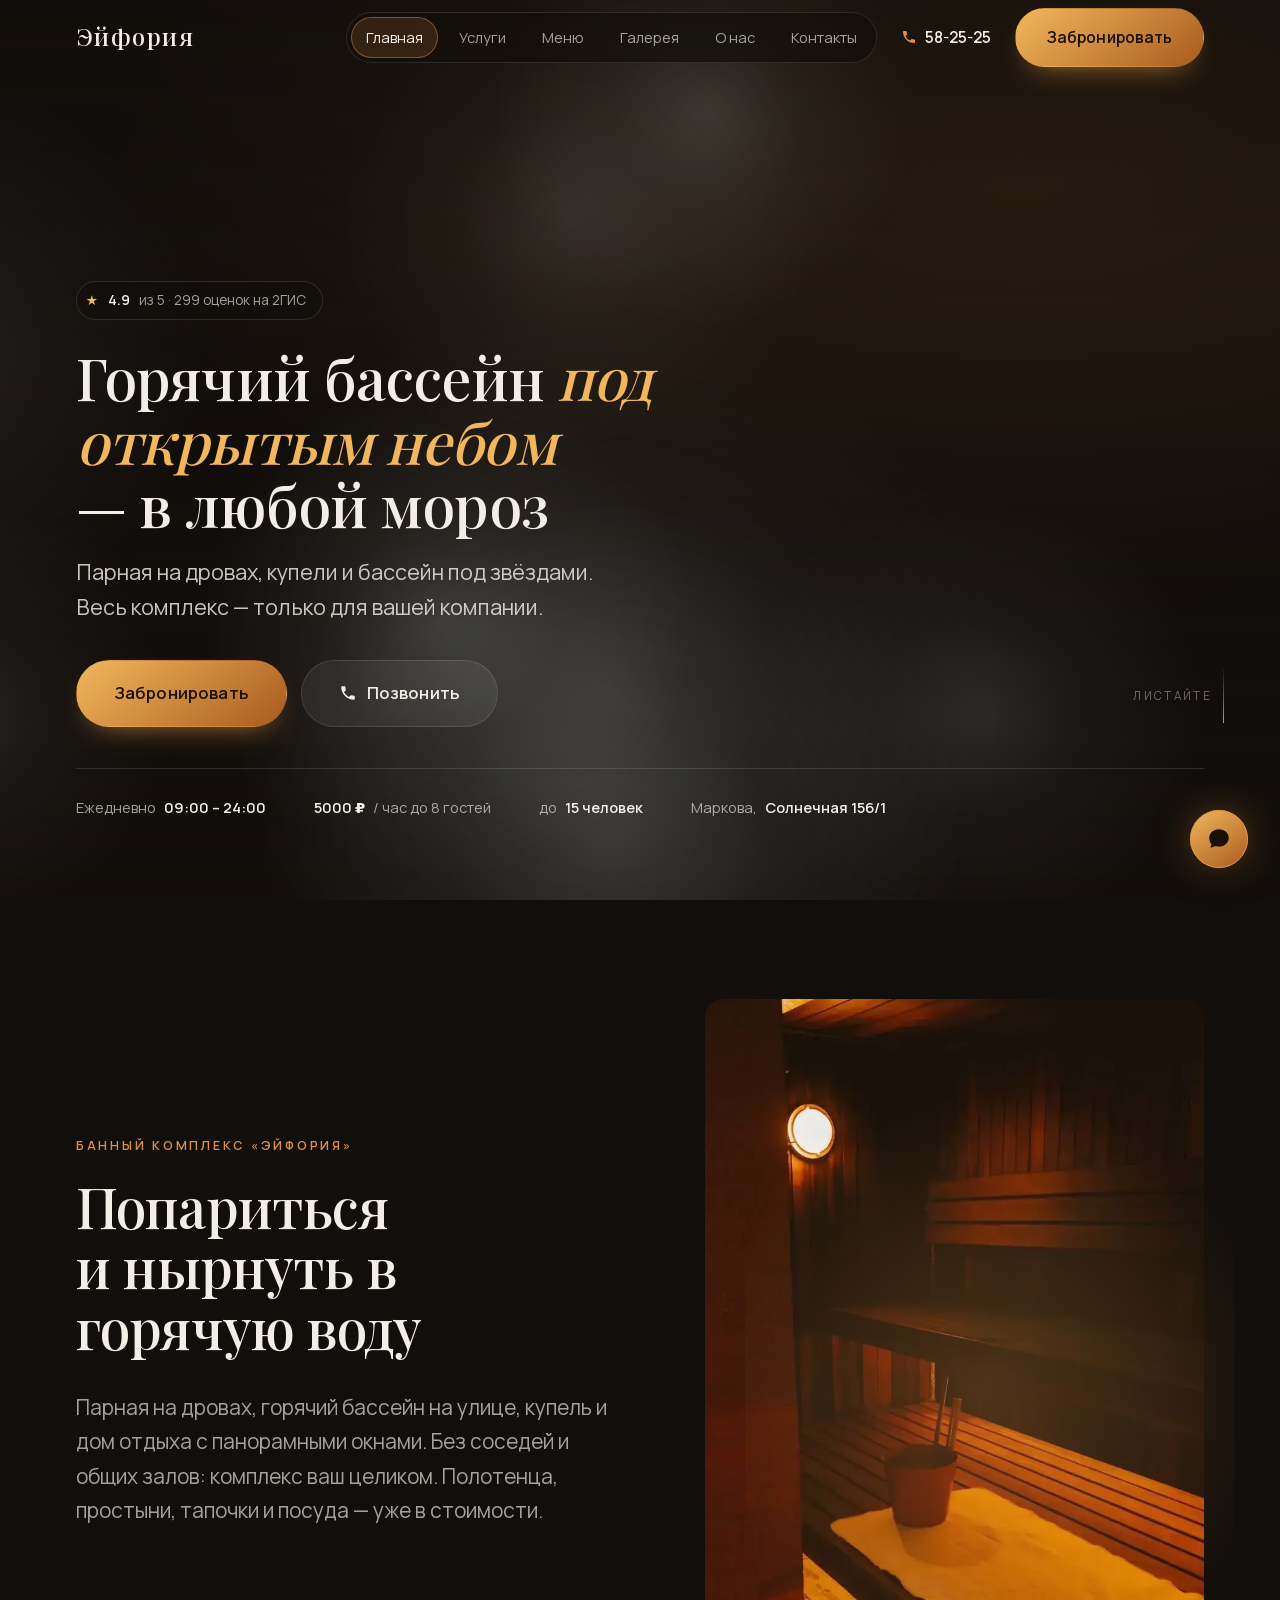
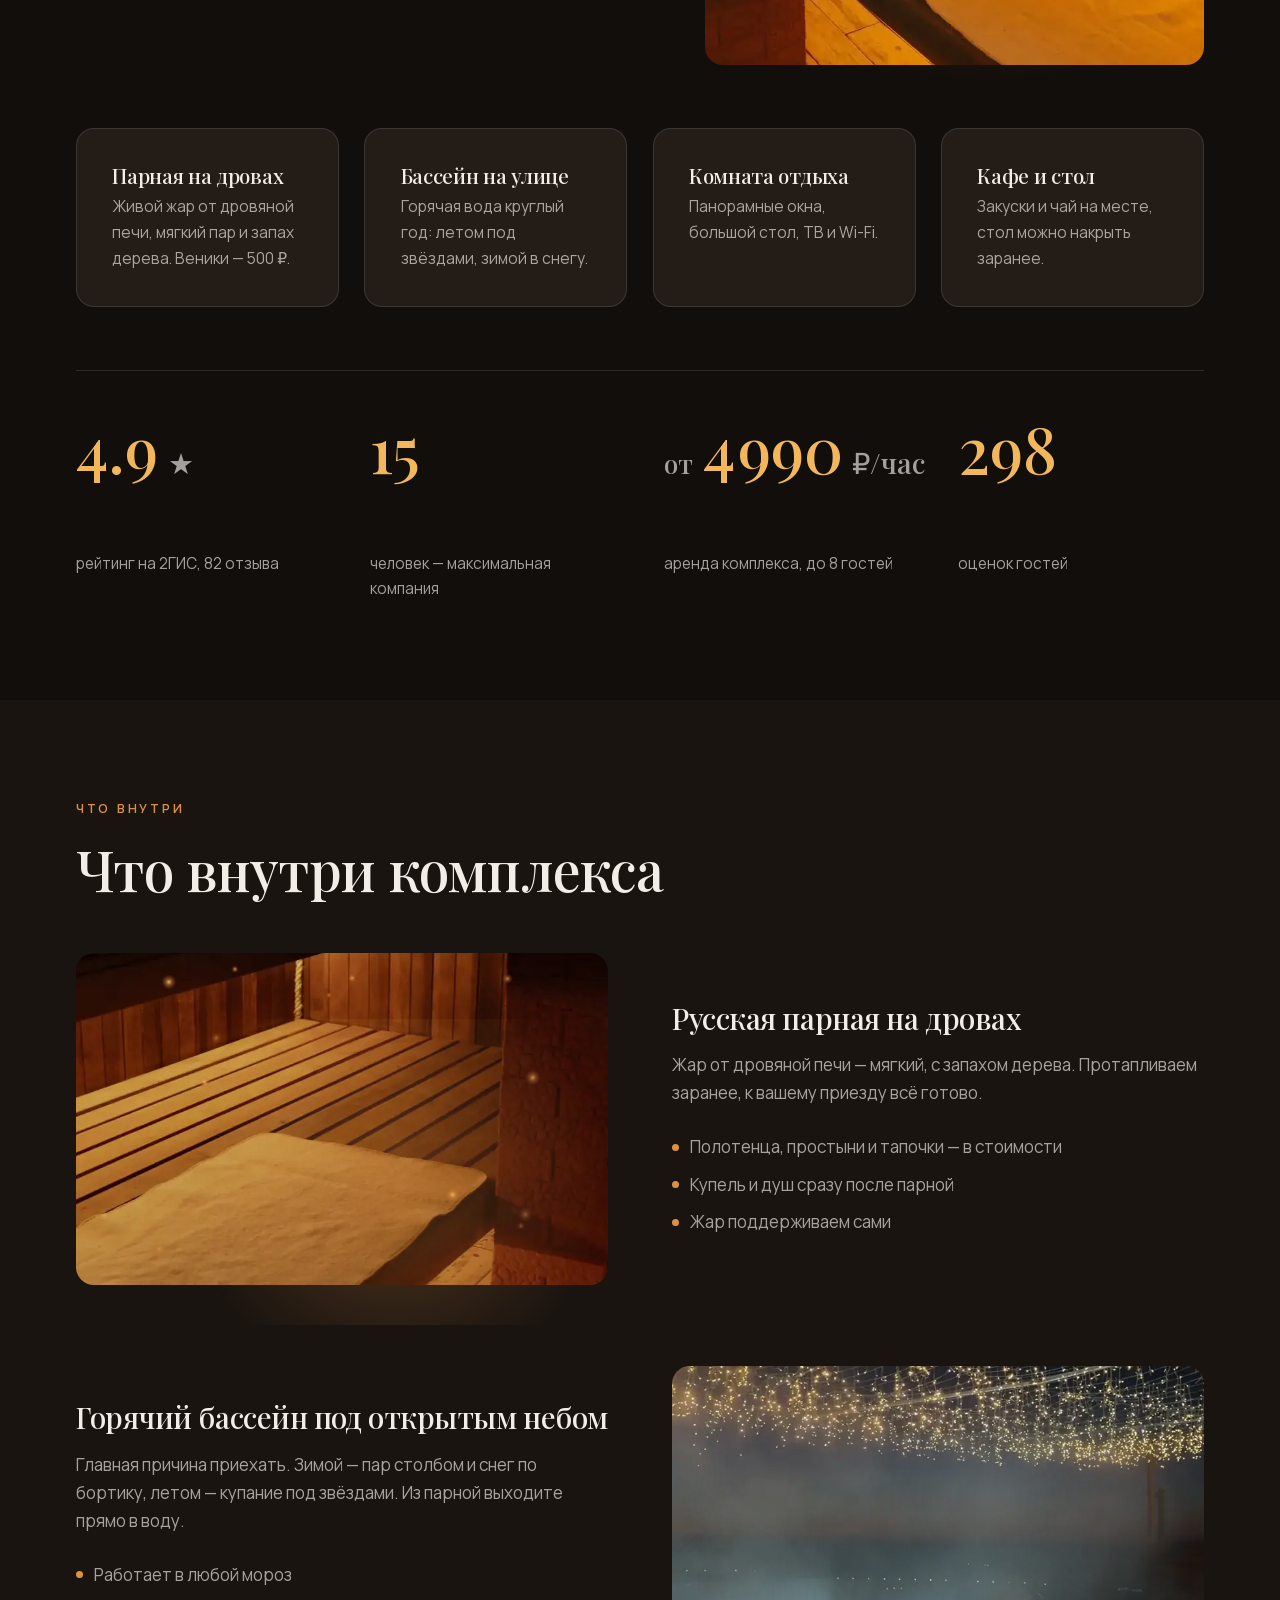
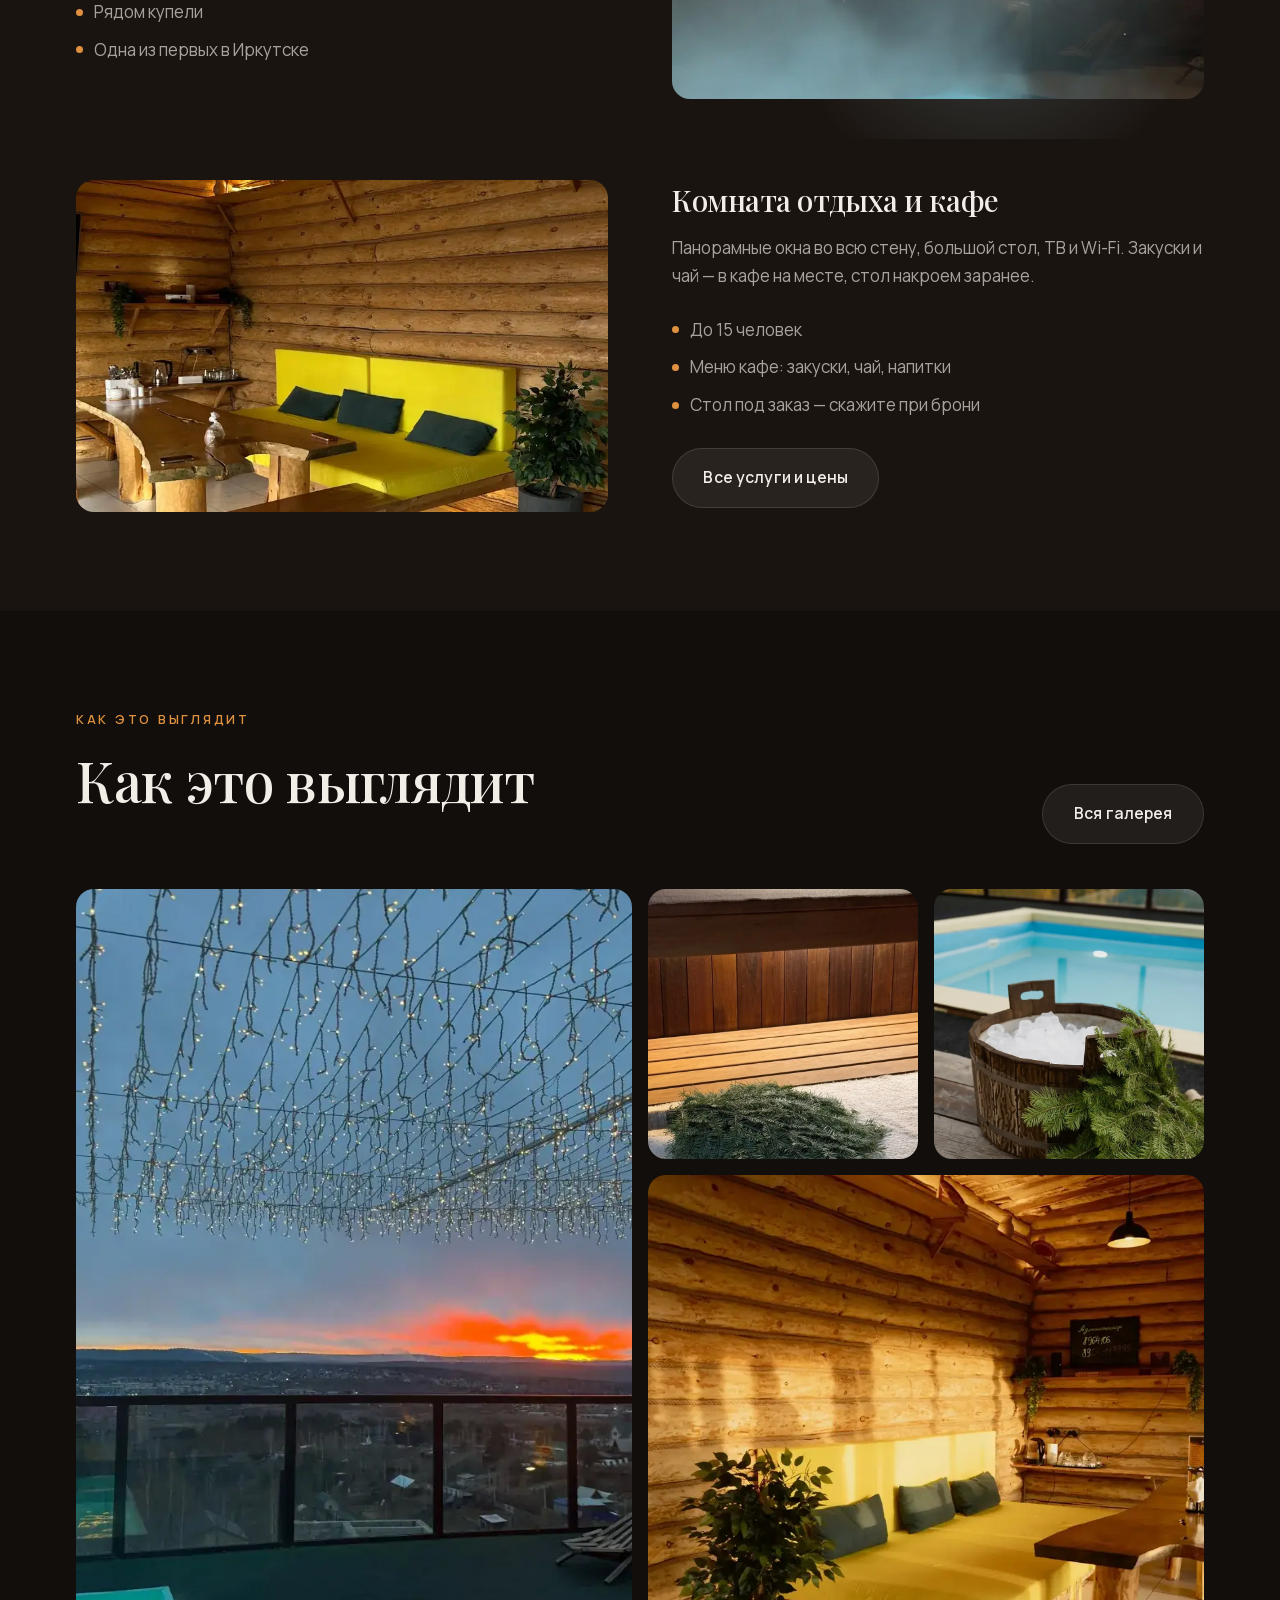
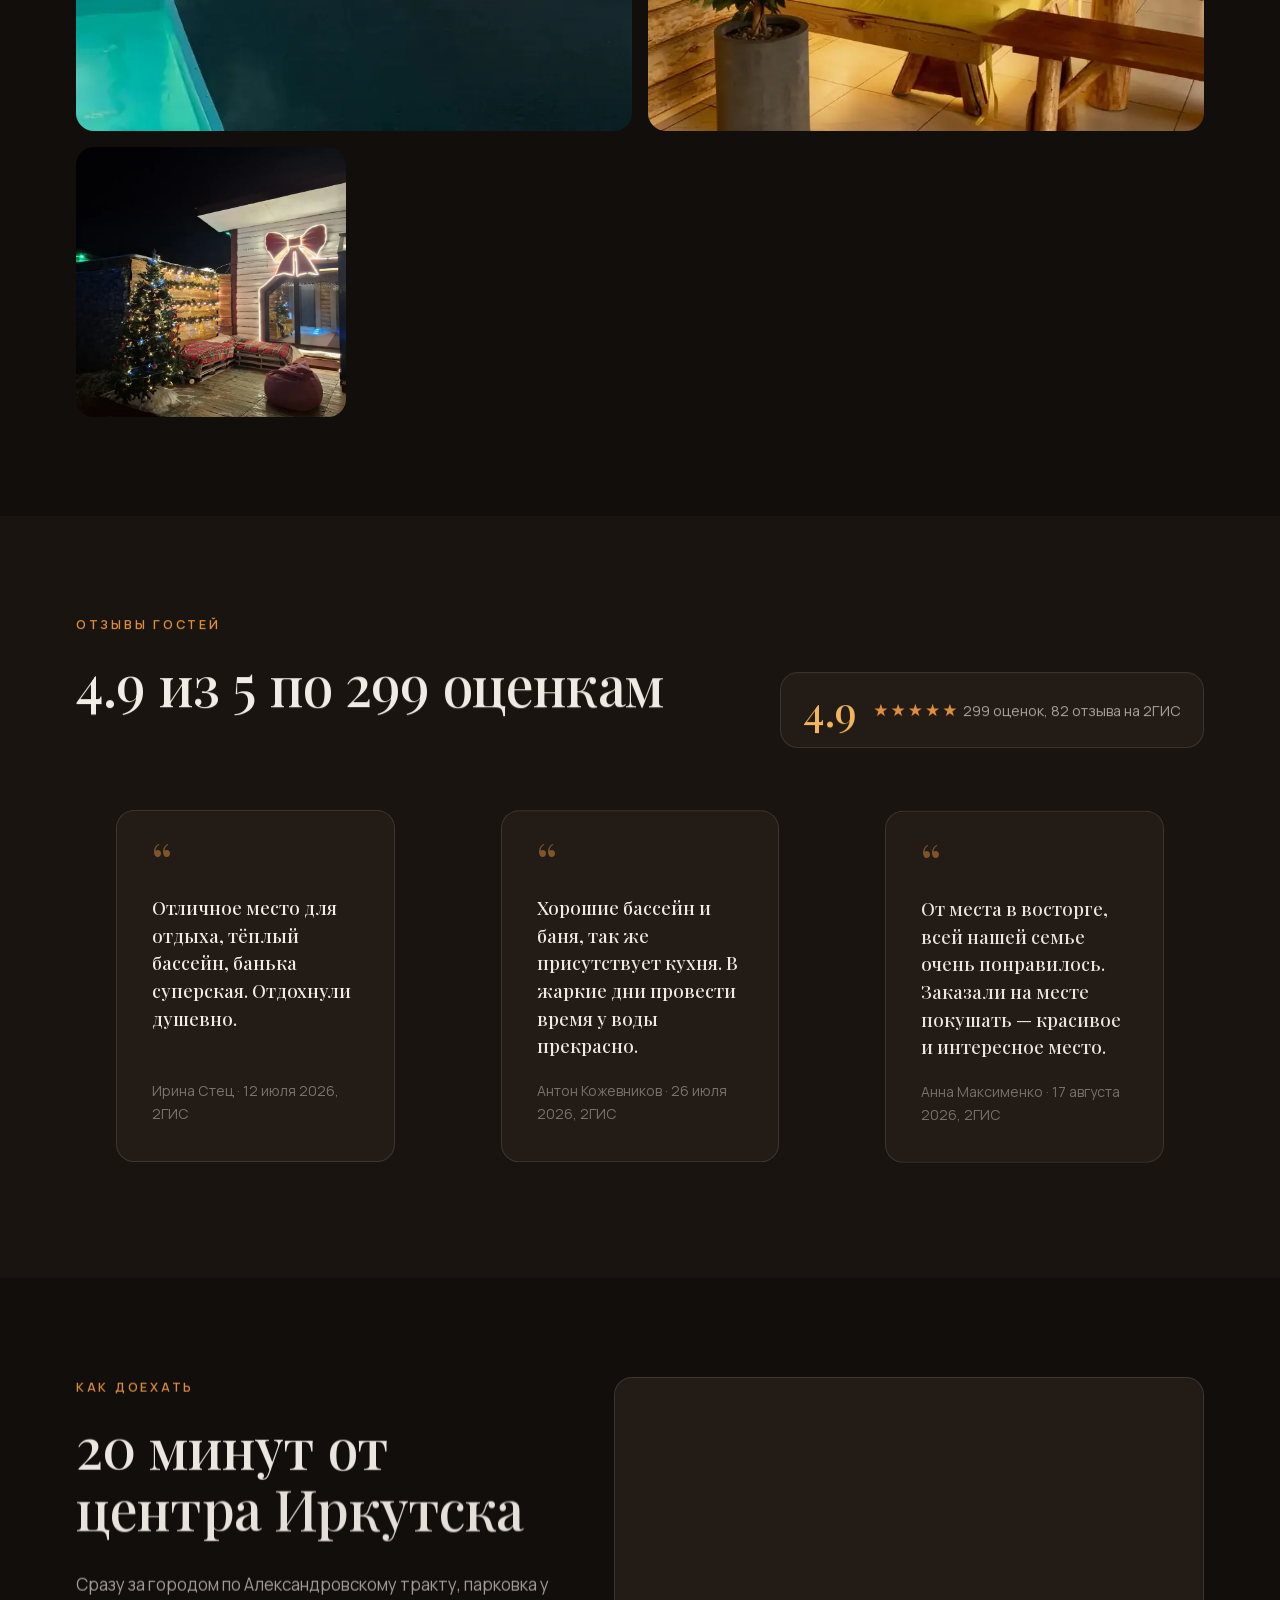
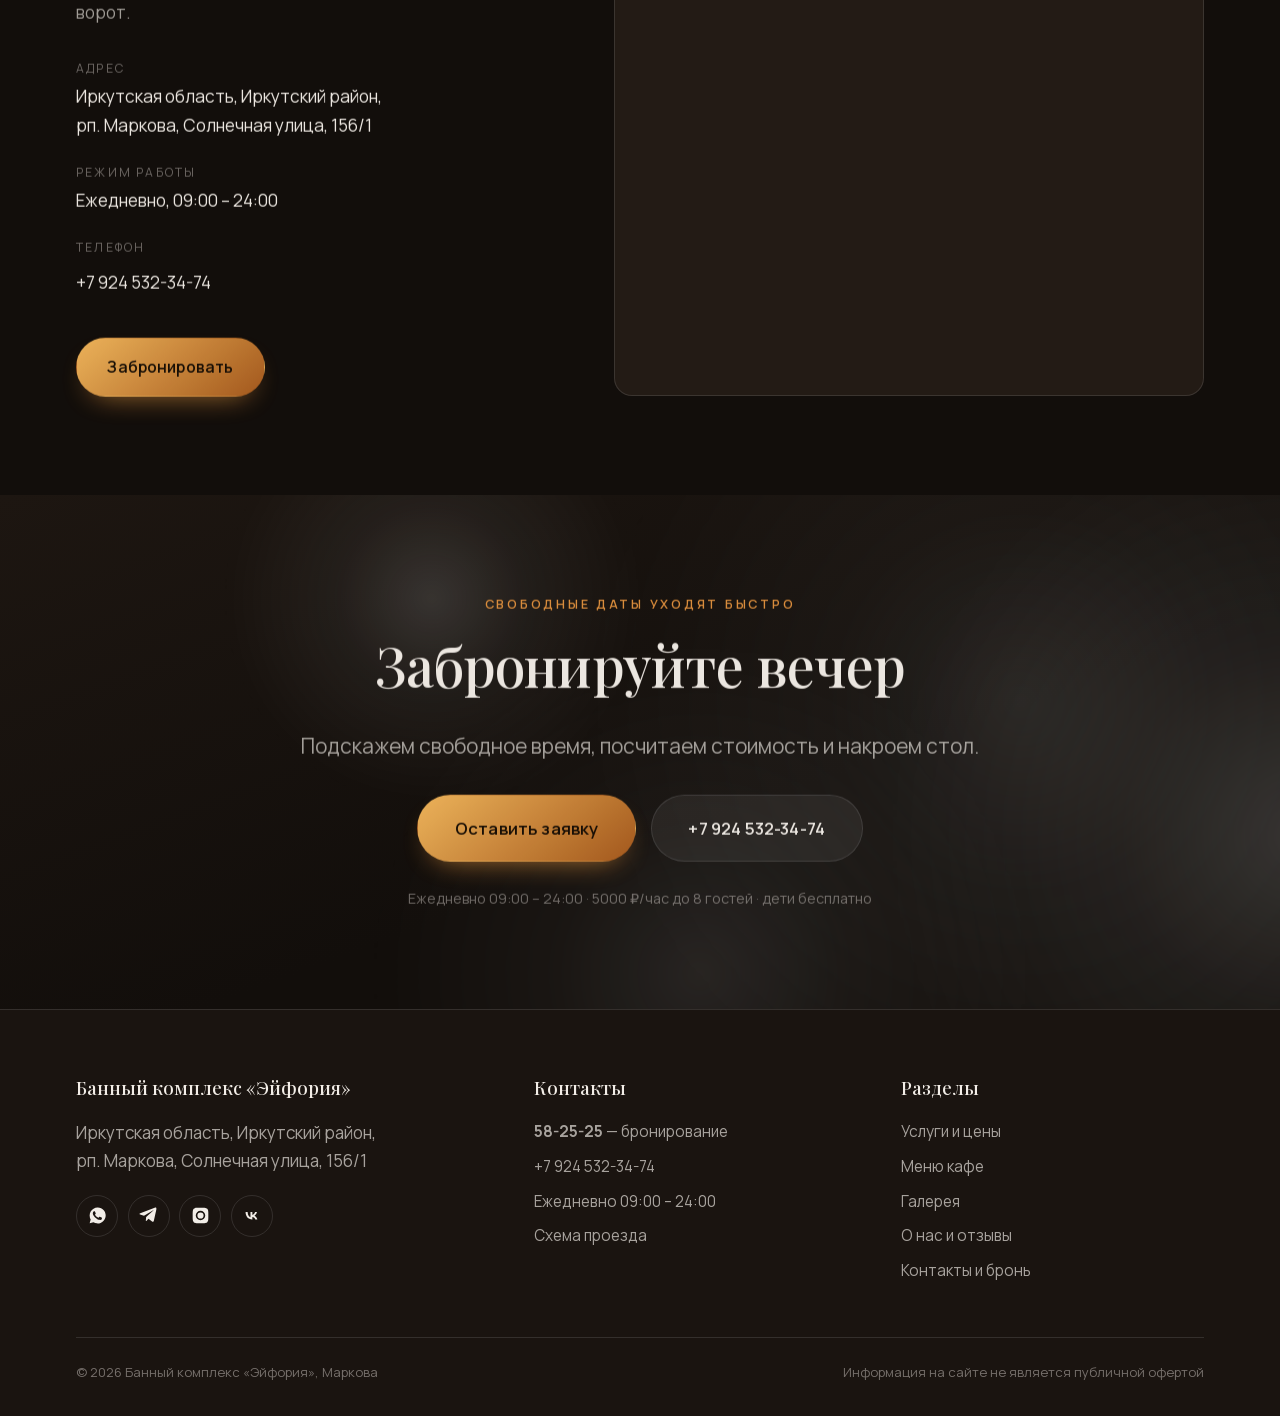
<file: index.html>
<!DOCTYPE html>
<html lang="ru">
<head>
<meta charset="utf-8">
<meta name="viewport" content="width=device-width, initial-scale=1">
<title>Баня «Эйфория» — баня с горячим бассейном на улице, Иркутск (Маркова)</title>
<meta name="description" content="Банный комплекс «Эйфория» в Маркова под Иркутском: русская парная на дровах и горячий бассейн под открытым небом круглый год. 5000 ₽ в час до 8 гостей, до 15 человек, рейтинг 4.9 на 2ГИС. Бронь по телефону 58-25-25.">
<link rel="canonical" href="https://banyaeuforia.ru/">

<!-- ЗАКРЫТО ОТ ПОИСКОВИКОВ до запуска: сайт открывается только по прямой ссылке.
     Перед запуском рекламы эту строку УДАЛИТЬ во всех шести файлах,
     иначе Яндекс и Google не будут показывать сайт в поиске. -->
<meta name="robots" content="noindex, nofollow">

<!-- Open Graph: красивое превью при отправке ссылки в мессенджеры и соцсети -->
<meta property="og:url" content="https://banyaeuforia.ru/">
<meta property="og:type" content="website">
<meta property="og:locale" content="ru_RU">
<meta property="og:site_name" content="Банный комплекс «Эйфория»">
<meta property="og:title" content="Баня «Эйфория» — горячий бассейн под открытым небом, Иркутск">
<meta property="og:description" content="Русская парная на дровах и уличный горячий бассейн круглый год. Маркова, Солнечная 156/1. 5000 ₽/час до 8 гостей, дети бесплатно.">
<meta property="og:image" content="https://banyaeuforia.ru/assets/img/og-cover.jpg">
<meta property="og:image:width" content="1200">
<meta property="og:image:height" content="630">
<meta name="twitter:card" content="summary_large_image">
<meta name="theme-color" content="#120E0B">

<link rel="icon" href="assets/favicon.svg" type="image/svg+xml">
<link rel="icon" href="favicon.ico" sizes="32x32">
<!-- Иконка для «На экран Домой» на айфоне -->
<link rel="apple-touch-icon" href="apple-touch-icon.png">
<link rel="stylesheet" href="assets/css/fonts.css?v=39">
<link rel="stylesheet" href="vendor/lenis.css?v=39">
<link rel="stylesheet" href="assets/css/base.css?v=39">
<link rel="stylesheet" href="assets/css/layout.css?v=39">
<link rel="stylesheet" href="assets/css/components.css?v=39">
<link rel="stylesheet" href="assets/css/sections.css?v=39">
<link rel="stylesheet" href="assets/css/pages.css?v=39">

<!-- Прячем блоки до инициализации анимации, но только если JS включён -->
<script>document.documentElement.classList.add('js-reveal-ready');</script>
<script type="application/ld+json">
{
  "@context": "https://schema.org",
  "@type": "HealthAndBeautyBusiness",
  "@id": "https://banyaeuforia.ru/#business",
  "name": "Банный комплекс «Эйфория»",
  "description": "Русская парная на дровах и горячий бассейн под открытым небом в рп. Маркова под Иркутском. Комплекс сдаётся целиком, до 15 человек.",
  "url": "https://banyaeuforia.ru/",
  "image": "https://banyaeuforia.ru/assets/img/og-cover.jpg",
  "telephone": "+7 3952 58-25-25",
  "priceRange": "5000–6500 ₽/час",
  "address": {
    "@type": "PostalAddress",
    "streetAddress": "Солнечная улица, 156/1",
    "addressLocality": "рп. Маркова",
    "addressRegion": "Иркутская область",
    "postalCode": "664523",
    "addressCountry": "RU"
  },
  "geo": { "@type": "GeoCoordinates", "latitude": 52.226716, "longitude": 104.223163 },
  "openingHoursSpecification": {
    "@type": "OpeningHoursSpecification",
    "dayOfWeek": ["Monday","Tuesday","Wednesday","Thursday","Friday","Saturday","Sunday"],
    "opens": "09:00", "closes": "24:00"
  },
  "aggregateRating": { "@type": "AggregateRating", "ratingValue": "4.9", "reviewCount": "299", "bestRating": "5" },
  "sameAs": [
    "https://www.instagram.com/banya_euforia_/",
    "https://vk.com/banya_euforia",
    "https://t.me/banya_euforia",
    "https://2gis.ru/irkutsk/firm/70000001099372583"
  ]
}
</script>
</head>

<body>
<a class="skip-link" href="#main">Перейти к содержимому</a>

<!-- ===================== ШАПКА ===================== -->
<header class="header" data-header>
  <div class="header__inner">
    <a class="logo" href="index.html" aria-label="Банный комплекс Эйфория — на главную">
      <span class="logo__name">Эйфория</span>
      <span class="logo__tag">банный комплекс</span>
    </a>

    <nav class="nav" aria-label="Основная навигация">
      <a class="nav__link" href="index.html" aria-current="page">Главная</a>
      <a class="nav__link" href="services/">Услуги</a>
      <a class="nav__link" href="menu/">Меню</a>
      <a class="nav__link" href="gallery/">Галерея</a>
      <a class="nav__link" href="about/">О нас</a>
      <a class="nav__link" href="contact/">Контакты</a>
    </nav>

    <a class="header__phone" href="tel:+73952582525">
      <svg viewBox="0 0 24 24" aria-hidden="true"><path d="M6.6 10.8c1.4 2.8 3.8 5.1 6.6 6.6l2.2-2.2c.3-.3.7-.4 1-.2 1.1.4 2.4.6 3.6.6.6 0 1 .4 1 1V20c0 .6-.4 1-1 1C10.7 21 3 13.3 3 4c0-.6.4-1 1-1h3.5c.6 0 1 .4 1 1 0 1.3.2 2.5.6 3.6.1.4 0 .8-.2 1l-2.3 2.2z"/></svg>
      58-25-25
    </a>

    <a class="btn btn--primary header__cta" href="contact/">Забронировать</a>

    <button class="burger" type="button" data-burger aria-expanded="false" aria-controls="mobile-menu" aria-label="Открыть меню">
      <span></span><span></span><span></span>
    </button>
  </div>
</header>

<!-- ===================== МОБИЛЬНОЕ МЕНЮ ===================== -->
<div class="mobile-menu" id="mobile-menu" data-mobile-menu data-lenis-prevent aria-hidden="true">
  <nav class="mobile-menu__nav" aria-label="Мобильная навигация">
    <a class="mobile-menu__link" href="index.html">Главная</a>
    <a class="mobile-menu__link" href="services/">Услуги и цены</a>
    <a class="mobile-menu__link" href="menu/">Меню кафе</a>
    <a class="mobile-menu__link" href="gallery/">Галерея</a>
    <a class="mobile-menu__link" href="about/">О нас</a>
    <a class="mobile-menu__link" href="contact/">Контакты</a>
  </nav>
  <div class="mobile-menu__foot">
    <a class="btn btn--primary btn--block" href="contact/">Забронировать</a>
    <a href="tel:+73952582525"><strong>58-25-25</strong> — бронирование</a>
    <a href="tel:+79245323474">+7 924 532-34-74</a>
    <span>Ежедневно 09:00 – 24:00</span>
    <span>Маркова, Солнечная 156/1</span>
  </div>
</div>

<main id="main">

  <!-- ===================== HERO ===================== -->
  <section class="hero" data-parallax-scope>
    <div class="hero__media" data-parallax="0.12">
      <!-- Фон hero: видео (рилс с бассейном) поверх слайдера из трёх фото.
           Играет без звука, зациклено, только на экранах шире 780px.
           Кадрирование задано в sections.css (.hero__video object-position):
           подпись, вшитая в ролик, остаётся за краем кадра.
           Заменить ролик — положить свой файл в assets/video/hero.mp4. -->
      <img class="hero__img" src="assets/img/hero-pool-steam.webp"
           alt="Горячий бассейн под открытым небом ночью: пар над водой и гирлянды над террасой"
           width="1440" height="1833" fetchpriority="high" srcset="assets/img/hero-pool-steam-sm.webp 1200w, assets/img/hero-pool-steam.webp 1440w" sizes="(max-width: 780px) 100vw, 1440px">
      <img class="hero__img" src="assets/img/pool-sunset.webp"
           alt="Бассейн под открытым небом на закате с видом на долину"
           width="1440" height="1031" srcset="assets/img/pool-sunset-sm.webp 1200w, assets/img/pool-sunset.webp 1440w" sizes="(max-width: 780px) 100vw, 1440px">
      <img class="hero__img" src="assets/img/pool-lights.webp"
           alt="Бассейн ночью под гирляндами, шезлонги на террасе"
           width="1400" height="1782" srcset="assets/img/pool-lights-sm.webp 1200w, assets/img/pool-lights.webp 1400w" sizes="(max-width: 780px) 100vw, 1440px">
      <video class="hero__video" data-hero-video data-src="assets/video/hero.mp4"
             poster="assets/img/hero-pool-steam.webp"
             muted loop playsinline preload="none" aria-hidden="true"></video>
    </div>

    <div class="hero__scrim"></div>
    <canvas class="hero__steam" data-steam data-steam-density="1" data-steam-speed="1" aria-hidden="true"></canvas>

    <div class="hero__inner">
      <p class="hero__badge">
        <span class="hero__badge-star" aria-hidden="true">★</span>
        <strong>4.9</strong> из 5 · 299 оценок на 2ГИС
      </p>

      <h1 class="hero__title">Горячий бассейн <em>под открытым небом</em> — в любой мороз</h1>

      <p class="hero__sub">
        Парная на дровах, купели и бассейн под звёздами.<br>
        Весь комплекс — только для вашей компании.
      </p>

      <div class="hero__actions">
        <a class="btn btn--primary btn--lg" href="contact/">Забронировать</a>
        <a class="btn btn--ghost btn--lg" href="tel:+79245323474">
          <svg viewBox="0 0 24 24" aria-hidden="true"><path d="M6.6 10.8c1.4 2.8 3.8 5.1 6.6 6.6l2.2-2.2c.3-.3.7-.4 1-.2 1.1.4 2.4.6 3.6.6.6 0 1 .4 1 1V20c0 .6-.4 1-1 1C10.7 21 3 13.3 3 4c0-.6.4-1 1-1h3.5c.6 0 1 .4 1 1 0 1.3.2 2.5.6 3.6.1.4 0 .8-.2 1l-2.3 2.2z"/></svg>
          Позвонить
        </a>
      </div>

      <div class="hero__meta">
        <span class="hero__meta-item">Ежедневно <b>09:00 – 24:00</b></span>
        <span class="hero__meta-item"><b>5000 ₽</b> / час до 8 гостей</span>
        <span class="hero__meta-item">до <b>15 человек</b></span>
        <span class="hero__meta-item">Маркова, <b>Солнечная 156/1</b></span>
      </div>
    </div>

    <div class="hero__cue" aria-hidden="true">
      <span>листайте</span>
      <span class="hero__cue-line"></span>
    </div>
  </section>

  <!-- ===================== ПОЧЕМУ МЫ ===================== -->
  <section class="section intro" aria-labelledby="intro-title">
    <div class="wrap">
      <div class="intro__grid">
        <div data-reveal="up">
          <span class="eyebrow">Банный комплекс «Эйфория»</span>
          <h2 id="intro-title">Попариться и нырнуть в горячую воду</h2>
          <p class="lead">
            Парная на дровах, горячий бассейн на улице, купель и дом отдыха
            с панорамными окнами. Без соседей и общих залов: комплекс ваш целиком.
            Полотенца, простыни, тапочки и посуда — уже в стоимости.
          </p>
        </div>

        <div class="intro__media" data-reveal="scale" data-reveal-delay="0.1">
          <div class="intro__media-glow" aria-hidden="true"></div>
          <img class="photo photo--tall" src="assets/img/banya-parnaya.webp" alt="Русская парная на дровах: деревянные полки и запарник" width="853" height="1222" loading="lazy" srcset="assets/img/banya-parnaya-sm.webp 820w, assets/img/banya-parnaya.webp 853w" sizes="(max-width: 780px) 100vw, 700px">
        </div>
      </div>

      <div class="features" data-reveal="up" data-reveal-stagger>
        <article class="card">
          <h3 class="card__title">Парная на дровах</h3>
          <p class="card__text">Живой жар от дровяной печи, мягкий пар и запах дерева. Веники — 500 ₽.</p>
        </article>
        <article class="card">
          <h3 class="card__title">Бассейн на улице</h3>
          <p class="card__text">Горячая вода круглый год: летом под звёздами, зимой в снегу.</p>
        </article>
        <article class="card">
          <h3 class="card__title">Комната отдыха</h3>
          <p class="card__text">Панорамные окна, большой стол, ТВ и Wi-Fi.</p>
        </article>
        <article class="card">
          <h3 class="card__title">Кафе и стол</h3>
          <p class="card__text">Закуски и чай на месте, стол можно накрыть заранее.</p>
        </article>
      </div>

      <div class="stats stats--band" data-reveal="fade">
        <div class="stat">
          <p class="stat__value"><span data-count="4.9" data-count-decimals="1">4.9</span><span class="stat__suffix">★</span></p>
          <p class="stat__label">рейтинг на 2ГИС, 82 отзыва</p>
        </div>
        <div class="stat">
          <p class="stat__value"><span data-count="15">15</span></p>
          <p class="stat__label">человек — максимальная компания</p>
        </div>
        <div class="stat">
          <p class="stat__value"><span class="stat__prefix">от</span> <span data-count="5000" data-count-space>5000</span><span class="stat__suffix">₽/час</span></p>
          <p class="stat__label">аренда комплекса, до 8 гостей</p>
        </div>
        <div class="stat">
          <p class="stat__value"><span data-count="299">299</span></p>
          <p class="stat__label">оценок гостей</p>
        </div>
      </div>
    </div>
  </section>

  <!-- ===================== ВИТРИНА УСЛУГ ===================== -->
  <section class="section section--panel showcase" aria-labelledby="showcase-title">
    <div class="wrap">
      <div data-reveal="up">
        <span class="eyebrow">Что внутри</span>
        <h2 id="showcase-title">Что внутри комплекса</h2>
      </div>

      <!-- Ряд 1: парная на дровах + искры от печи -->
      <div class="showcase__row" style="margin-top: clamp(2.5rem, 6vh, 4rem);">
        <div data-reveal="up">
          <h3>Русская парная на дровах</h3>
          <p class="muted">
            Жар от дровяной печи — мягкий, с запахом дерева. Протапливаем заранее,
            к вашему приезду всё готово.
          </p>
          <ul class="showcase__list">
            <li>Полотенца, простыни и тапочки — в стоимости</li>
            <li>Купель и душ сразу после парной</li>
            <li>Жар поддерживаем сами</li>
          </ul>
        </div>
        <div class="showcase__media" data-reveal="scale">
          <div class="showcase__glow" aria-hidden="true"></div>
          <img class="photo photo--wide" src="assets/img/banya-polki.webp" alt="Парная на дровах с полками из липы" width="1400" height="2005" loading="lazy" srcset="assets/img/banya-polki-sm.webp 820w, assets/img/banya-polki.webp 1400w" sizes="(max-width: 780px) 100vw, 700px">
          <canvas class="fx-layer" data-embers aria-hidden="true"></canvas>
        </div>
      </div>

      <!-- Ряд 2: бассейн на улице -->
      <div class="showcase__row">
        <div data-reveal="up">
          <h3>Горячий бассейн под открытым небом</h3>
          <p class="muted">
            Главная причина приехать. Зимой — пар столбом и снег по бортику,
            летом — купание под звёздами. Из парной выходите прямо в воду.
          </p>
          <ul class="showcase__list">
            <li>Работает в любой мороз</li>
            <li>Рядом купели</li>
            <li>Одна из первых в Иркутске</li>
          </ul>
        </div>
        <div class="showcase__media" data-reveal="scale">
          <div class="showcase__glow showcase__glow--water" aria-hidden="true"></div>
          <img class="photo photo--wide" src="assets/img/pool-steam-night.webp" alt="Горячий бассейн на улице: пар над водой и гирлянды" width="1320" height="2241" loading="lazy" srcset="assets/img/pool-steam-night-sm.webp 820w, assets/img/pool-steam-night.webp 1320w" sizes="(max-width: 780px) 100vw, 700px">
          <canvas class="fx-layer" data-steam data-steam-density="0.5" data-steam-speed="0.8" aria-hidden="true"></canvas>
        </div>
      </div>

      <!-- Ряд 3: комната отдыха и кафе -->
      <div class="showcase__row">
        <div data-reveal="up">
          <h3>Комната отдыха и кафе</h3>
          <p class="muted">
            Панорамные окна во всю стену, большой стол, ТВ и Wi-Fi. Закуски и чай —
            в кафе на месте, стол накроем заранее.
          </p>
          <ul class="showcase__list">
            <li>До 15 человек</li>
            <li>Меню кафе: закуски, чай, напитки</li>
            <li>Стол под заказ — скажите при брони</li>
          </ul>
          <p style="margin-top: 1.8rem;">
            <a class="btn btn--ghost" href="services/">Все услуги и цены</a>
          </p>
        </div>
        <div class="showcase__media" data-reveal="scale">
          <img class="photo photo--wide" src="assets/img/rest-room.webp" alt="Комната отдыха с панорамными окнами и большим столом" width="1440" height="2444" loading="lazy" srcset="assets/img/rest-room-sm.webp 820w, assets/img/rest-room.webp 1440w" sizes="(max-width: 780px) 100vw, 700px">
        </div>
      </div>
    </div>
  </section>

  <!-- ===================== ЛУЧШИЕ ФОТО ===================== -->
  <section class="section" aria-labelledby="gallery-title">
    <div class="wrap">
      <div class="reviews__head" data-reveal="up">
        <div>
          <span class="eyebrow">Как это выглядит</span>
          <h2 id="gallery-title">Как это выглядит</h2>
        </div>
        <a class="btn btn--ghost" href="gallery/">Вся галерея</a>
      </div>

      <div class="gallery-preview" data-reveal="fade">
        <img class="photo photo--square" src="assets/img/pool-sunset.webp" alt="Бассейн на закате с видом на долину" width="1440" height="1031" loading="lazy" srcset="assets/img/pool-sunset-sm.webp 1200w, assets/img/pool-sunset.webp 1440w" sizes="(max-width: 780px) 100vw, 1440px">
        <img class="photo photo--square" src="assets/img/banya-pihta.webp" alt="Пихтовые ветки на полке в парной" width="1400" height="2376" loading="lazy" srcset="assets/img/banya-pihta-sm.webp 820w, assets/img/banya-pihta.webp 1400w" sizes="(max-width: 780px) 100vw, 700px">
        <img class="photo photo--square" src="assets/img/kupel-ice.webp" alt="Купель со льдом рядом с бассейном" width="1400" height="2005" loading="lazy" srcset="assets/img/kupel-ice-sm.webp 820w, assets/img/kupel-ice.webp 1400w" sizes="(max-width: 780px) 100vw, 700px">
        <img class="photo photo--square" src="assets/img/rest-table.webp" alt="Большой стол в комнате отдыха" width="1400" height="2005" loading="lazy" srcset="assets/img/rest-table-sm.webp 820w, assets/img/rest-table.webp 1400w" sizes="(max-width: 780px) 100vw, 700px">
        <img class="photo photo--square" src="assets/img/outside-winter-tree.webp" alt="Территория комплекса зимой с новогодней ёлкой" width="1400" height="1782" loading="lazy" srcset="assets/img/outside-winter-tree-sm.webp 820w, assets/img/outside-winter-tree.webp 1400w" sizes="(max-width: 780px) 100vw, 700px">
      </div>
    </div>
  </section>

  <!-- ===================== ОТЗЫВЫ ===================== -->
  <section class="section section--panel reviews" aria-labelledby="reviews-title">
    <div class="wrap">
      <div class="reviews__head" data-reveal="up">
        <div>
          <span class="eyebrow">Отзывы гостей</span>
          <h2 id="reviews-title">4.9 из 5 по 299 оценкам</h2>
        </div>
        <div class="rating-badge">
          <span class="rating-badge__score">4.9</span>
          <span>
            <span class="rating-badge__stars" aria-hidden="true">★★★★★</span>
            <span class="rating-badge__meta">299 оценок, 82 отзыва на 2ГИС</span>
          </span>
        </div>
      </div>

      <div class="quotes" data-reveal="up" data-reveal-stagger>
        <blockquote class="card quote">
          <span class="quote__mark" aria-hidden="true">“</span>
          <p class="quote__text">Отличное место для отдыха, тёплый бассейн, банька суперская. Отдохнули душевно.</p>
          <footer class="quote__author">Ирина Стец · 12 июля 2026, 2ГИС</footer>
        </blockquote>
        <blockquote class="card quote">
          <span class="quote__mark" aria-hidden="true">“</span>
          <p class="quote__text">Хорошие бассейн и баня, так же присутствует кухня. В жаркие дни провести время у воды прекрасно.</p>
          <footer class="quote__author">Антон Кожевников · 26 июля 2026, 2ГИС</footer>
        </blockquote>
        <blockquote class="card quote">
          <span class="quote__mark" aria-hidden="true">“</span>
          <p class="quote__text">От места в восторге, всей нашей семье очень понравилось. Заказали на месте покушать — красивое и интересное место.</p>
          <footer class="quote__author">Анна Максименко · 17 августа 2026, 2ГИС</footer>
        </blockquote>
      
      </div>
    </div>
  </section>

  <!-- ===================== КАК ДОЕХАТЬ ===================== -->
  <section class="section" aria-labelledby="info-title">
    <div class="wrap">
      <div class="info__grid">
        <div data-reveal="up">
          <span class="eyebrow">Как доехать</span>
          <h2 id="info-title">20 минут от центра Иркутска</h2>
          <p class="muted">Сразу за городом по Александровскому тракту, парковка у ворот.</p>

          <ul class="info__list">
            <li>
              <span class="info__label">Адрес</span>
              <span class="info__value">Иркутская область, Иркутский район,<br>рп. Маркова, Солнечная улица, 156/1</span>
            </li>
            <li>
              <span class="info__label">Режим работы</span>
              <span class="info__value">Ежедневно, 09:00 – 24:00</span>
            </li>
            <li>
              <span class="info__label">Телефон</span>
              <span class="info__value"><a href="tel:+79245323474">+7 924 532-34-74</a></span>
            </li>
          </ul>

          <p style="margin-top: 2rem;">
            <a class="btn btn--primary" href="contact/">Забронировать</a>
          </p>
        </div>

        <div class="map-frame" data-reveal="fade">
          <!-- Яндекс.Карты: объект в России, поэтому карта отсюда.
               TODO: при желании заменить на виджет-конструктор с точной меткой -->
          <iframe
            src="https://yandex.ru/map-widget/v1/?ll=104.223163%2C52.226716&amp;z=17&amp;pt=104.223163,52.226716,pm2rdm&amp;text=%D0%91%D0%B0%D0%BD%D1%8F%20%C2%AB%D0%AD%D0%B9%D1%84%D0%BE%D1%80%D0%B8%D1%8F%C2%BB"
            title="Карта: банный комплекс «Эйфория», рп. Маркова, Солнечная улица, 156/1"
            loading="lazy"
            allowfullscreen></iframe>
        </div>
      </div>
    </div>
  </section>

  <!-- ===================== ФИНАЛЬНЫЙ CTA ===================== -->
  <section class="section cta" aria-labelledby="cta-title">
    <canvas class="cta__steam" data-steam data-steam-density="0.55" data-steam-speed="0.7" aria-hidden="true"></canvas>
    <div class="wrap wrap--narrow cta__inner" data-reveal="up">
      <span class="eyebrow">Свободные даты уходят быстро</span>
      <h2 class="cta__title" id="cta-title">Забронируйте вечер</h2>
      <p class="lead" style="margin-inline: auto;">
        Подскажем свободное время, посчитаем стоимость и накроем стол.
      </p>
      <div class="cta__actions">
        <a class="btn btn--primary btn--lg" href="contact/">Оставить заявку</a>
        <a class="btn btn--ghost btn--lg" href="tel:+79245323474">+7 924 532-34-74</a>
      </div>
      <p class="cta__note">Ежедневно 09:00 – 24:00 · 5000 ₽/час до 8 гостей · дети бесплатно</p>
    </div>
  </section>

</main>

<!-- ===================== ФУТЕР ===================== -->
<footer class="footer">
  <div class="wrap">
    <div class="footer__grid">
      <div>
        <p class="footer__title">Банный комплекс «Эйфория»</p>
        <p class="muted">
          Иркутская область, Иркутский район,<br>
          рп. Маркова, Солнечная улица, 156/1
        </p>
        <div class="footer__socials">
          <a class="footer__social" href="https://wa.me/79643582525" target="_blank" rel="noopener" aria-label="WhatsApp">
            <svg viewBox="0 0 24 24" aria-hidden="true"><path d="M12 2a10 10 0 0 0-8.6 15l-1.3 4.7 4.8-1.3A10 10 0 1 0 12 2zm5.8 14.2c-.2.7-1.4 1.3-2 1.4-.5.1-1.1.1-1.8-.1-.4-.1-1-.3-1.7-.6-3-1.3-4.9-4.3-5-4.5-.2-.2-1.2-1.6-1.2-3s.7-2.1 1-2.4c.2-.3.5-.3.7-.3h.5c.2 0 .4 0 .6.5l.8 2c.1.2.1.3 0 .5l-.3.5-.4.4c-.1.1-.3.3-.1.6.2.3.8 1.3 1.7 2.1 1.1 1 2.1 1.3 2.4 1.4.2.1.4.1.6-.1l.8-1c.2-.2.3-.2.6-.1l2 1c.3.1.4.2.5.3.1.2.1.7-.1 1.4z"/></svg>
          </a>
          <a class="footer__social" href="https://t.me/banya_euforia" target="_blank" rel="noopener" aria-label="Telegram">
            <svg viewBox="0 0 24 24" aria-hidden="true"><path d="M21.9 4.3 18.7 19c-.2 1-.9 1.3-1.8.8l-4.9-3.6-2.4 2.3c-.3.3-.5.5-1 .5l.4-5 9.1-8.2c.4-.4-.1-.6-.6-.2L6.3 12.2 1.4 10.7c-1-.3-1.1-1 .2-1.5l19-7.3c.9-.3 1.6.2 1.3 2.4z"/></svg>
          </a>
          <a class="footer__social" href="https://www.instagram.com/banya_euforia_/" target="_blank" rel="noopener" aria-label="Instagram">
            <svg viewBox="0 0 24 24" aria-hidden="true"><path d="M12 2.2c3.2 0 3.6 0 4.9.1 1.2.1 1.8.3 2.2.4.6.2 1 .5 1.4.9.4.4.7.8.9 1.4.2.4.4 1 .4 2.2.1 1.3.1 1.7.1 4.8s0 3.5-.1 4.8c0 1.2-.2 1.8-.4 2.2-.2.6-.5 1-.9 1.4-.4.4-.8.7-1.4.9-.4.2-1 .4-2.2.4-1.3.1-1.7.1-4.9.1s-3.6 0-4.9-.1c-1.2 0-1.8-.2-2.2-.4-.6-.2-1-.5-1.4-.9-.4-.4-.7-.8-.9-1.4-.2-.4-.4-1-.4-2.2-.1-1.3-.1-1.7-.1-4.8s0-3.5.1-4.8c0-1.2.2-1.8.4-2.2.2-.6.5-1 .9-1.4.4-.4.8-.7 1.4-.9.4-.2 1-.4 2.2-.4 1.3-.1 1.7-.1 4.9-.1zm0 3.8a6 6 0 1 0 0 12 6 6 0 0 0 0-12zm0 9.9a3.9 3.9 0 1 1 0-7.8 3.9 3.9 0 0 1 0 7.8zm7.6-10.1a1.4 1.4 0 1 1-2.8 0 1.4 1.4 0 0 1 2.8 0z"/></svg>
          </a>
          <a class="footer__social" href="https://vk.com/banya_euforia" target="_blank" rel="noopener" aria-label="ВКонтакте">
            <svg viewBox="0 0 24 24" aria-hidden="true"><path d="M12.8 17c-5 0-8.2-3.5-8.3-9.3h2.6c.1 4.3 2.1 6.1 3.6 6.5V7.7h2.4v3.7c1.4-.2 2.9-1.8 3.4-3.7h2.4c-.4 2.3-2 3.9-3.1 4.6 1.1.6 2.9 2 3.6 4.7h-2.6c-.5-1.7-1.9-3-3.7-3.2V17h-.3z"/></svg>
          </a>
        </div>
      </div>

      <div>
        <p class="footer__title">Контакты</p>
        <ul class="footer__list">
          <li><a href="tel:+73952582525"><strong>58-25-25</strong> — бронирование</a></li>
          <li><a href="tel:+79245323474">+7 924 532-34-74</a></li>
          <li>Ежедневно 09:00 – 24:00</li>
          <li><a href="contact/">Схема проезда</a></li>
        </ul>
      </div>

      <div>
        <p class="footer__title">Разделы</p>
        <ul class="footer__list">
          <li><a href="services/">Услуги и цены</a></li>
          <li><a href="menu/">Меню кафе</a></li>
          <li><a href="gallery/">Галерея</a></li>
          <li><a href="about/">О нас и отзывы</a></li>
          <li><a href="contact/">Контакты и бронь</a></li>
        </ul>
      </div>
    </div>

    <div class="footer__bottom">
      <span>© 2026 Банный комплекс «Эйфория», Маркова</span>
      <span>Информация на сайте не является публичной офертой</span>
    </div>
  </div>
</footer>

<!-- ===================== ПЛАВАЮЩАЯ КНОПКА СВЯЗИ ===================== -->
<div class="fab" data-fab>
  <button class="fab__toggle" type="button" data-fab-toggle aria-expanded="false" aria-controls="fab-list" aria-label="Связаться с нами">
    <svg class="fab__icon-open" viewBox="0 0 24 24" aria-hidden="true"><path d="M12 3c5 0 9 3.6 9 8s-4 8-9 8c-1 0-2-.2-3-.5L4 20l1.2-3.3C3.8 15.3 3 13.3 3 11c0-4.4 4-8 9-8z"/></svg>
    <svg class="fab__icon-close" viewBox="0 0 24 24" aria-hidden="true"><path d="M18.3 5.7 12 12l6.3 6.3-1.4 1.4L10.6 13.4 6.3 17.7 4.9 16.3 9.2 12 4.9 7.7l1.4-1.4L10.6 10.6l6.3-6.3z"/></svg>
  </button>

  <ul class="fab__list" id="fab-list" data-fab-list>
    <li>
      <a class="fab__link" href="https://wa.me/79643582525" target="_blank" rel="noopener">
        <svg viewBox="0 0 24 24" aria-hidden="true" fill="#25D366"><path d="M12 2a10 10 0 0 0-8.6 15l-1.3 4.7 4.8-1.3A10 10 0 1 0 12 2zm5.8 14.2c-.2.7-1.4 1.3-2 1.4-.5.1-1.1.1-1.8-.1-.4-.1-1-.3-1.7-.6-3-1.3-4.9-4.3-5-4.5-.2-.2-1.2-1.6-1.2-3s.7-2.1 1-2.4c.2-.3.5-.3.7-.3h.5c.2 0 .4 0 .6.5l.8 2c.1.2.1.3 0 .5l-.3.5-.4.4c-.1.1-.3.3-.1.6.2.3.8 1.3 1.7 2.1 1.1 1 2.1 1.3 2.4 1.4.2.1.4.1.6-.1l.8-1c.2-.2.3-.2.6-.1l2 1c.3.1.4.2.5.3.1.2.1.7-.1 1.4z"/></svg>
        WhatsApp
      </a>
    </li>
    <li>
      <a class="fab__link" href="https://t.me/banya_euforia" target="_blank" rel="noopener">
        <svg viewBox="0 0 24 24" aria-hidden="true" fill="#2AABEE"><path d="M21.9 4.3 18.7 19c-.2 1-.9 1.3-1.8.8l-4.9-3.6-2.4 2.3c-.3.3-.5.5-1 .5l.4-5 9.1-8.2c.4-.4-.1-.6-.6-.2L6.3 12.2 1.4 10.7c-1-.3-1.1-1 .2-1.5l19-7.3c.9-.3 1.6.2 1.3 2.4z"/></svg>
        Telegram
      </a>
    </li>
    <li>
      <a class="fab__link" href="https://www.instagram.com/banya_euforia_/" target="_blank" rel="noopener">
        <svg viewBox="0 0 24 24" aria-hidden="true" fill="#E1306C"><path d="M12 2.2c3.2 0 3.6 0 4.9.1 1.2.1 1.8.3 2.2.4.6.2 1 .5 1.4.9.4.4.7.8.9 1.4.2.4.4 1 .4 2.2.1 1.3.1 1.7.1 4.8s0 3.5-.1 4.8c0 1.2-.2 1.8-.4 2.2-.2.6-.5 1-.9 1.4-.4.4-.8.7-1.4.9-.4.2-1 .4-2.2.4-1.3.1-1.7.1-4.9.1s-3.6 0-4.9-.1c-1.2 0-1.8-.2-2.2-.4-.6-.2-1-.5-1.4-.9-.4-.4-.7-.8-.9-1.4-.2-.4-.4-1-.4-2.2-.1-1.3-.1-1.7-.1-4.8s0-3.5.1-4.8c0-1.2.2-1.8.4-2.2.2-.6.5-1 .9-1.4.4-.4.8-.7 1.4-.9.4-.2 1-.4 2.2-.4 1.3-.1 1.7-.1 4.9-.1zm0 3.8a6 6 0 1 0 0 12 6 6 0 0 0 0-12zm0 9.9a3.9 3.9 0 1 1 0-7.8 3.9 3.9 0 0 1 0 7.8zm7.6-10.1a1.4 1.4 0 1 1-2.8 0 1.4 1.4 0 0 1 2.8 0z"/></svg>
        Instagram
      </a>
    </li>
    <li>
      <a class="fab__link" href="tel:+73952582525">
        <svg viewBox="0 0 24 24" aria-hidden="true" fill="#E0913F"><path d="M6.6 10.8c1.4 2.8 3.8 5.1 6.6 6.6l2.2-2.2c.3-.3.7-.4 1-.2 1.1.4 2.4.6 3.6.6.6 0 1 .4 1 1V20c0 .6-.4 1-1 1C10.7 21 3 13.3 3 4c0-.6.4-1 1-1h3.5c.6 0 1 .4 1 1 0 1.3.2 2.5.6 3.6.1.4 0 .8-.2 1l-2.3 2.2z"/></svg>
        Позвонить
      </a>
    </li>
  </ul>
</div>

<script src="vendor/gsap.min.js?v=39" defer></script>
<script src="vendor/ScrollTrigger.min.js?v=39" defer></script>
<script src="vendor/lenis.min.js?v=39" defer></script>
<script src="assets/js/motion.js?v=39" defer></script>
<script src="assets/js/lenis-init.js?v=39" defer></script>
<script src="assets/js/reveal.js?v=39" defer></script>
<script src="assets/js/fx/ripple.js?v=39" defer></script>
<script src="assets/js/fx/steam.js?v=39" defer></script>
<script src="assets/js/fx/embers.js?v=39" defer></script>
<script src="assets/js/hero-video.js?v=39" defer></script>
<script src="assets/js/lightbox.js?v=39" defer></script>
<script src="assets/js/booking-form.js?v=39" defer></script>
<script src="assets/js/analytics.js?v=39" defer></script>
<script src="assets/js/app.js?v=39" defer></script>
</body>
</html>
</file>
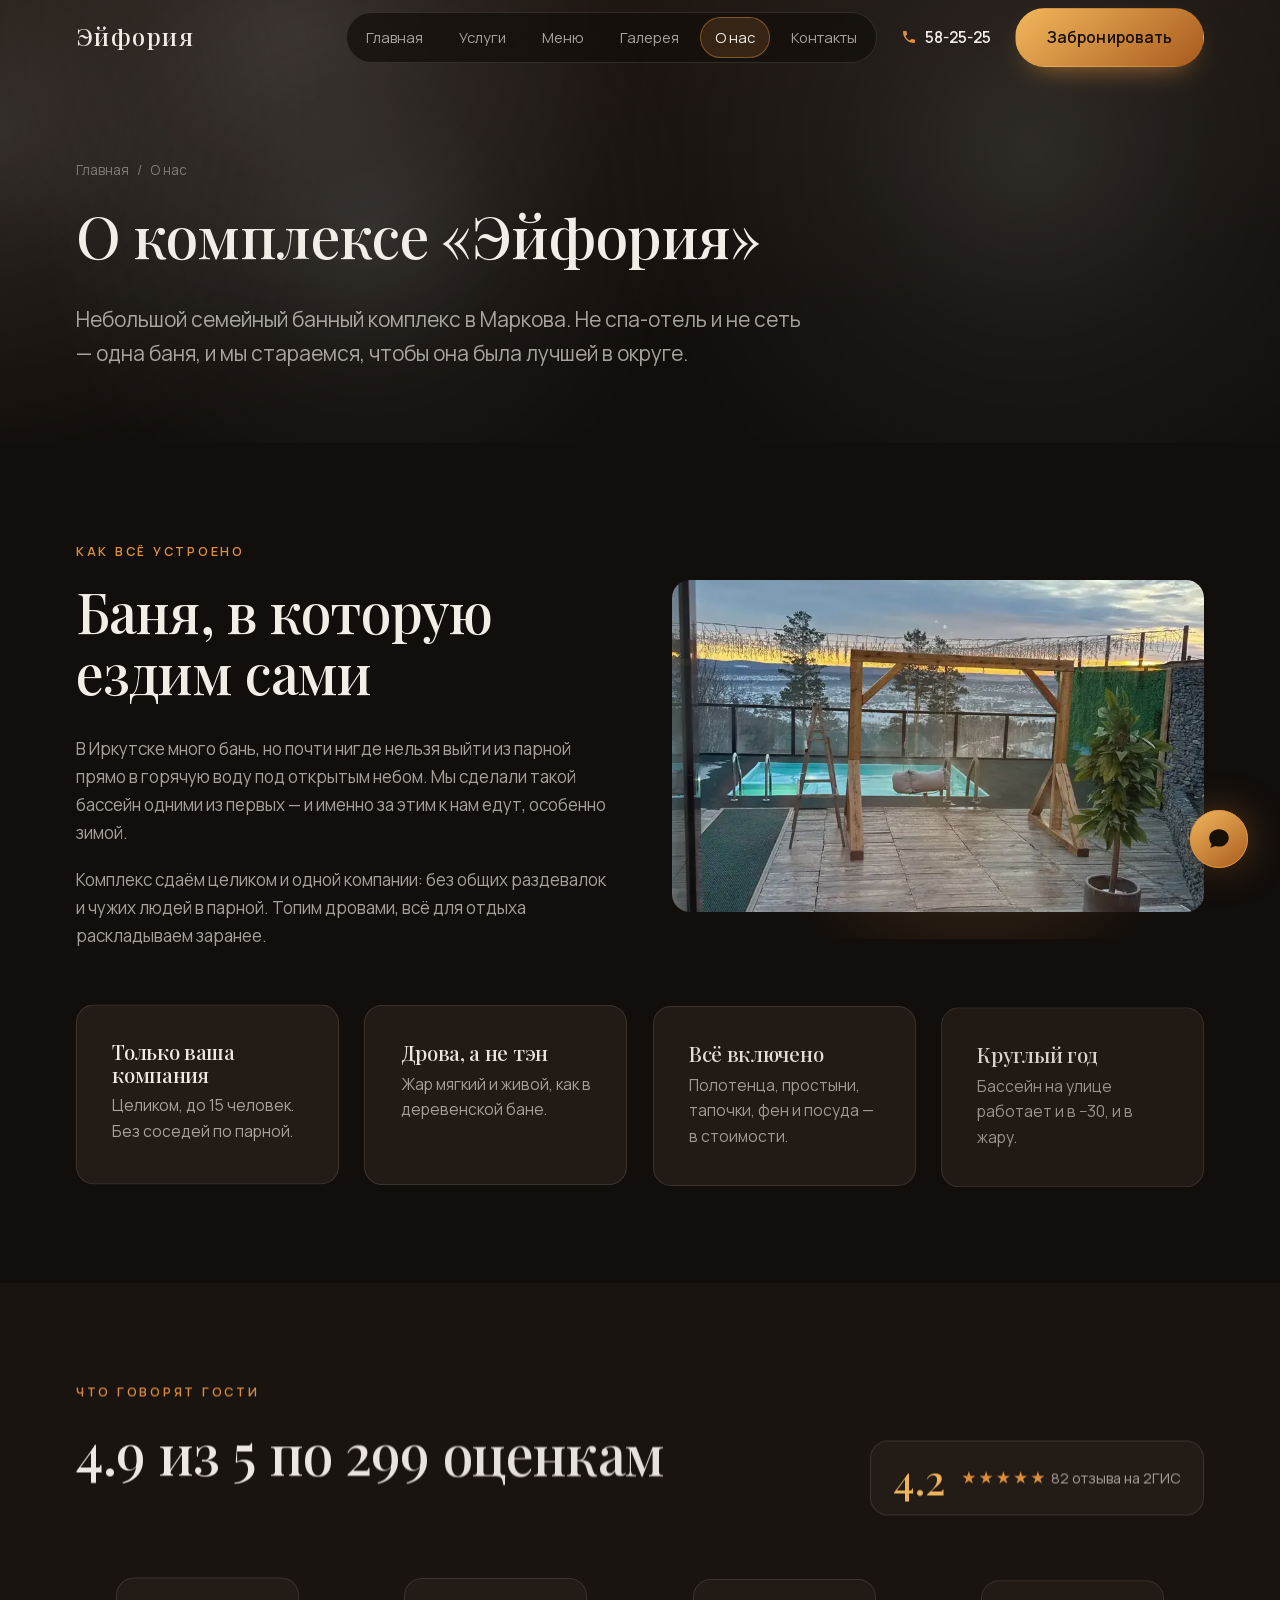
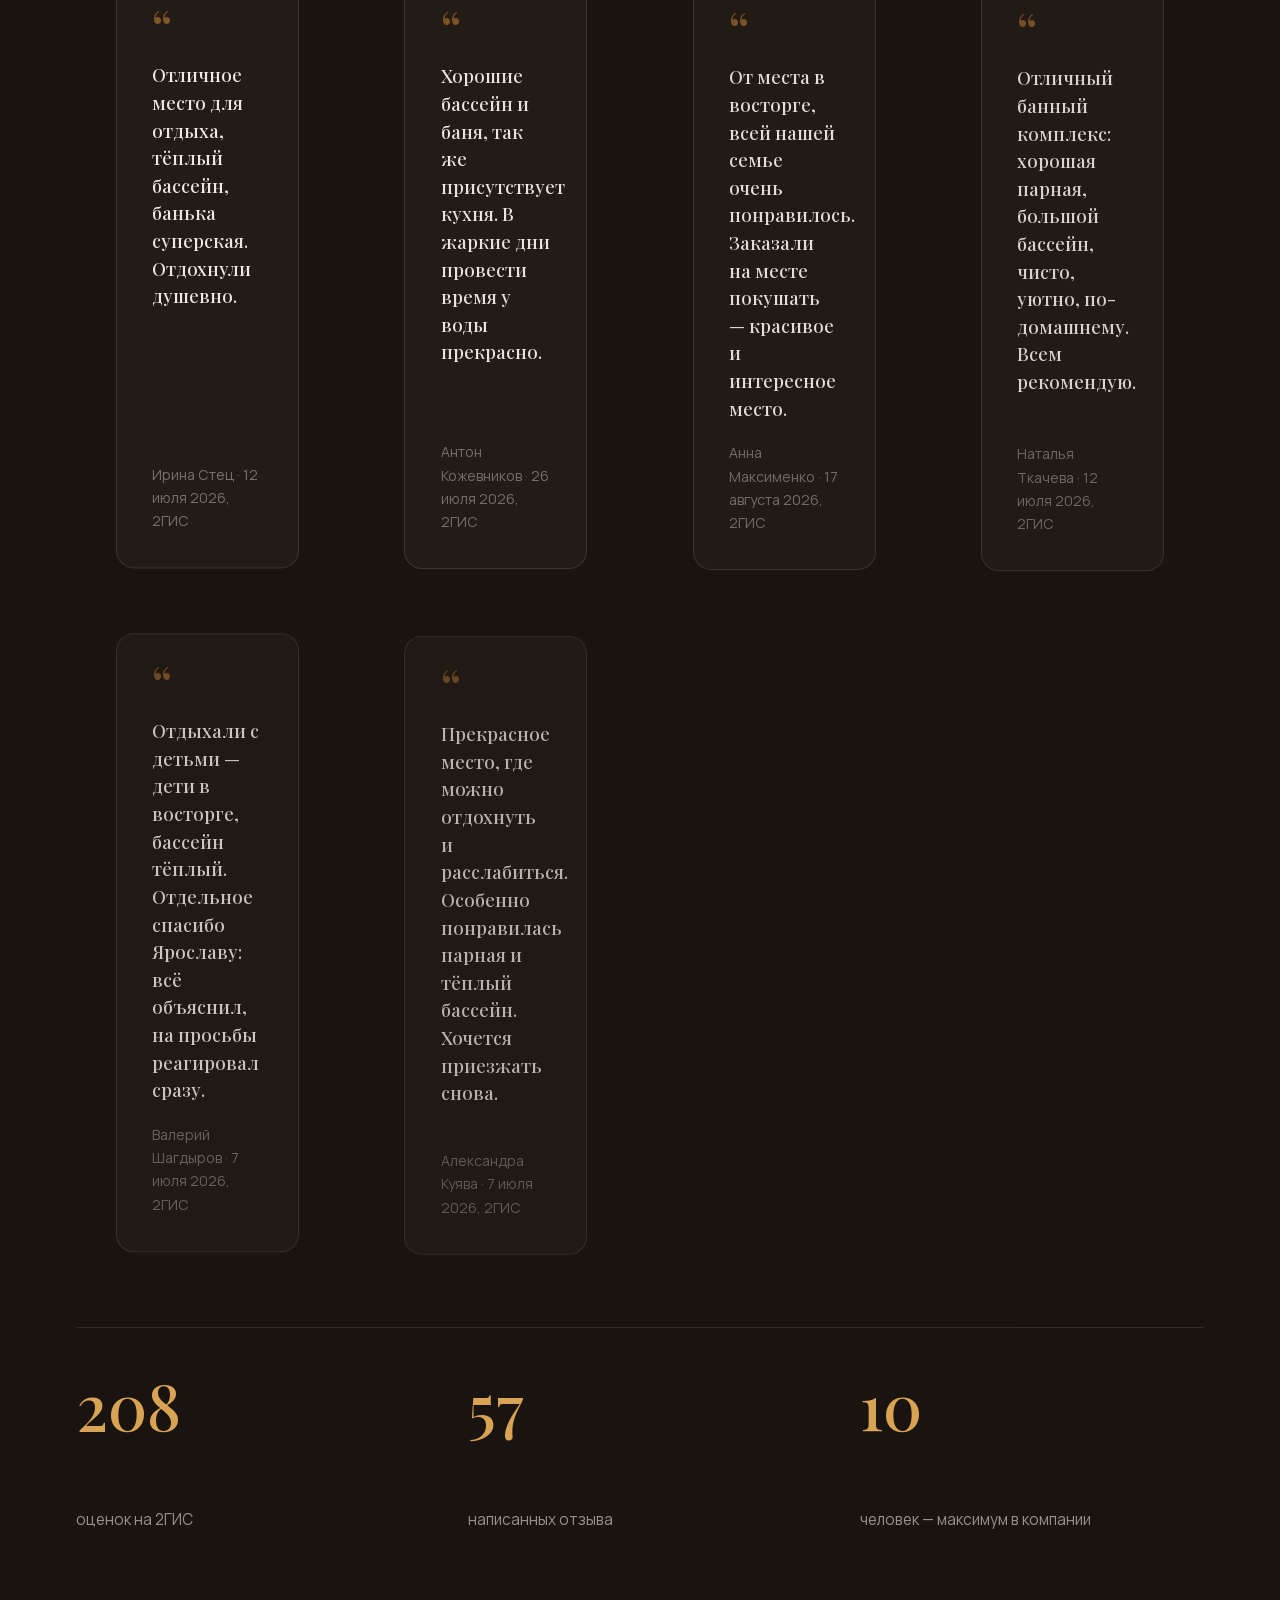
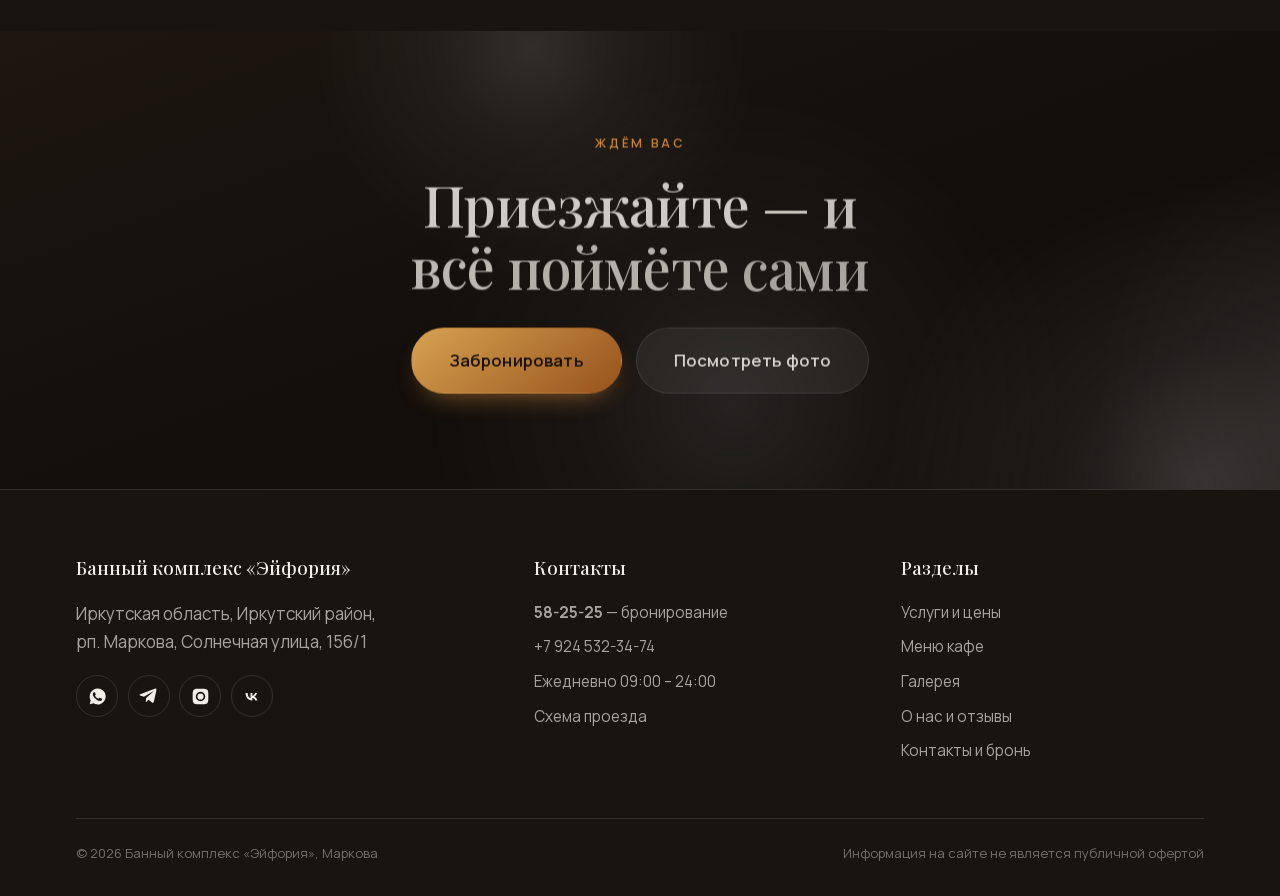
<file: about/index.html>
<!DOCTYPE html>
<html lang="ru">
<head>
<meta charset="utf-8">
<meta name="viewport" content="width=device-width, initial-scale=1">
<title>О нас и отзывы — баня «Эйфория», Маркова под Иркутском</title>
<meta name="description" content="Банный комплекс «Эйфория» в Маркова под Иркутском: рейтинг 4.9 из 5 по 299 оценкам на 2ГИС, 82 отзыва. Баня на дровах с горячим бассейном на улице для компании до 15 человек.">
<link rel="canonical" href="https://banyaeuforia.ru/about/">

<!-- ЗАКРЫТО ОТ ПОИСКОВИКОВ до запуска: сайт открывается только по прямой ссылке.
     Перед запуском рекламы эту строку УДАЛИТЬ во всех шести файлах,
     иначе Яндекс и Google не будут показывать сайт в поиске. -->
<meta name="robots" content="noindex, nofollow">

<meta property="og:url" content="https://banyaeuforia.ru/about/">
<meta property="og:type" content="website">
<meta property="og:locale" content="ru_RU">
<meta property="og:site_name" content="Банный комплекс «Эйфория»">
<meta property="og:title" content="О бане «Эйфория»: рейтинг 4.9 и отзывы гостей">
<meta property="og:description" content="Банный комплекс «Эйфория» в Маркова под Иркутском: рейтинг 4.9 из 5 по 299 оценкам на 2ГИС, 82 отзыва. Баня на дровах с горячим бассейном на улице для компании до 15 человек.">
<meta property="og:image" content="https://banyaeuforia.ru/assets/img/og-cover.jpg">
<meta property="og:image:width" content="1200">
<meta property="og:image:height" content="630">
<meta name="twitter:card" content="summary_large_image">
<meta name="theme-color" content="#120E0B">

<link rel="icon" href="../assets/favicon.svg" type="image/svg+xml">
<link rel="icon" href="../favicon.ico" sizes="32x32">
<!-- Иконка для «На экран Домой» на айфоне -->
<link rel="apple-touch-icon" href="../apple-touch-icon.png">
<link rel="stylesheet" href="../assets/css/fonts.css?v=39">
<link rel="stylesheet" href="../vendor/lenis.css?v=39">
<link rel="stylesheet" href="../assets/css/base.css?v=39">
<link rel="stylesheet" href="../assets/css/layout.css?v=39">
<link rel="stylesheet" href="../assets/css/components.css?v=39">
<link rel="stylesheet" href="../assets/css/sections.css?v=39">
<link rel="stylesheet" href="../assets/css/pages.css?v=39">

<!-- Прячем блоки до инициализации анимации, но только если JS включён -->
<script>document.documentElement.classList.add('js-reveal-ready');</script>
</head>

<body>
<a class="skip-link" href="#main">Перейти к содержимому</a>

<!-- ===================== ШАПКА ===================== -->
<header class="header" data-header>
  <div class="header__inner">
    <a class="logo" href="../index.html" aria-label="Банный комплекс Эйфория — на главную">
      <span class="logo__name">Эйфория</span>
      <span class="logo__tag">банный комплекс</span>
    </a>

    <nav class="nav" aria-label="Основная навигация">
      <a class="nav__link" href="../index.html">Главная</a>
      <a class="nav__link" href="../services/">Услуги</a>
      <a class="nav__link" href="../menu/">Меню</a>
      <a class="nav__link" href="../gallery/">Галерея</a>
      <a class="nav__link" href="../about/" aria-current="page">О нас</a>
      <a class="nav__link" href="../contact/">Контакты</a>
    </nav>

    <a class="header__phone" href="tel:+73952582525">
      <svg viewBox="0 0 24 24" aria-hidden="true"><path d="M6.6 10.8c1.4 2.8 3.8 5.1 6.6 6.6l2.2-2.2c.3-.3.7-.4 1-.2 1.1.4 2.4.6 3.6.6.6 0 1 .4 1 1V20c0 .6-.4 1-1 1C10.7 21 3 13.3 3 4c0-.6.4-1 1-1h3.5c.6 0 1 .4 1 1 0 1.3.2 2.5.6 3.6.1.4 0 .8-.2 1l-2.3 2.2z"/></svg>
      58-25-25
    </a>

    <a class="btn btn--primary header__cta" href="../contact/">Забронировать</a>

    <button class="burger" type="button" data-burger aria-expanded="false" aria-controls="mobile-menu" aria-label="Открыть меню">
      <span></span><span></span><span></span>
    </button>
  </div>
</header>

<!-- ===================== МОБИЛЬНОЕ МЕНЮ ===================== -->
<div class="mobile-menu" id="mobile-menu" data-mobile-menu data-lenis-prevent aria-hidden="true">
  <nav class="mobile-menu__nav" aria-label="Мобильная навигация">
    <a class="mobile-menu__link" href="../index.html">Главная</a>
    <a class="mobile-menu__link" href="../services/">Услуги и цены</a>
    <a class="mobile-menu__link" href="../menu/">Меню кафе</a>
    <a class="mobile-menu__link" href="../gallery/">Галерея</a>
    <a class="mobile-menu__link" href="../about/">О нас</a>
    <a class="mobile-menu__link" href="../contact/">Контакты</a>
  </nav>
  <div class="mobile-menu__foot">
    <a class="btn btn--primary btn--block" href="../contact/">Забронировать</a>
    <a href="tel:+73952582525"><strong>58-25-25</strong> — бронирование</a>
    <a href="tel:+79245323474">+7 924 532-34-74</a>
    <span>Ежедневно 09:00 – 24:00</span>
    <span>Маркова, Солнечная 156/1</span>
  </div>
</div>

<main id="main">

  <!-- ===================== ШАПКА СТРАНИЦЫ ===================== -->
  <section class="page-hero">
    <canvas class="page-hero__steam" data-steam data-steam-density="0.5" data-steam-speed="0.7" aria-hidden="true"></canvas>
    <div class="wrap page-hero__inner">
      <nav class="crumbs" aria-label="Хлебные крошки">
        <a href="../index.html">Главная</a> <span aria-hidden="true">/</span> <span>О нас</span>
      </nav>
      <h1>О комплексе «Эйфория»</h1>
      <p class="lead">
        Небольшой семейный банный комплекс в Маркова. Не спа-отель и не сеть —
        одна баня, и мы стараемся, чтобы она была лучшей в округе.
      </p>
    </div>
  </section>

  <!-- ===================== ИСТОРИЯ ===================== -->
  <section class="section" aria-labelledby="story-title">
    <div class="wrap">
      <div class="about__grid">
        <div data-reveal="up">
          <span class="eyebrow">Как всё устроено</span>
          <h2 id="story-title">Баня, в которую ездим сами</h2>
          <p class="muted">
            В Иркутске много бань, но почти нигде нельзя выйти из парной прямо
            в горячую воду под открытым небом. Мы сделали такой бассейн одними
            из первых — и именно за этим к нам едут, особенно зимой.
          </p>
          <p class="muted">
            Комплекс сдаём целиком и одной компании: без общих раздевалок и чужих
            людей в парной. Топим дровами, всё для отдыха раскладываем заранее.
          </p>
        </div>

        <div class="intro__media" data-reveal="scale">
          <div class="intro__media-glow" aria-hidden="true"></div>
          <img class="photo photo--wide" src="../assets/img/outside-terrace.webp" alt="Терраса комплекса с бассейном и видом на долину" width="1400" height="1782" loading="lazy" srcset="../assets/img/outside-terrace-sm.webp 820w, ../assets/img/outside-terrace.webp 1400w" sizes="(max-width: 780px) 100vw, 700px">
        </div>
      </div>

      <div class="values" data-reveal="up" data-reveal-stagger>
        <article class="card">
          <h3 class="card__title">Только ваша компания</h3>
          <p class="card__text">Целиком, до 15 человек. Без соседей по парной.</p>
        </article>
        <article class="card">
          <h3 class="card__title">Дрова, а не тэн</h3>
          <p class="card__text">Жар мягкий и живой, как в деревенской бане.</p>
        </article>
        <article class="card">
          <h3 class="card__title">Всё включено</h3>
          <p class="card__text">Полотенца, простыни, тапочки, фен и посуда — в стоимости.</p>
        </article>
        <article class="card">
          <h3 class="card__title">Круглый год</h3>
          <p class="card__text">Бассейн на улице работает и в −30, и в жару.</p>
        </article>
      </div>
    </div>
  </section>

  <!-- ===================== ОТЗЫВЫ ===================== -->
  <section class="section section--panel reviews" aria-labelledby="reviews-title">
    <div class="wrap">
      <div class="reviews__head" data-reveal="up">
        <div>
          <span class="eyebrow">Что говорят гости</span>
          <h2 id="reviews-title">4.9 из 5 по 299 оценкам</h2>
        </div>
        <div class="rating-badge">
          <span class="rating-badge__score"><span data-count="4.9" data-count-decimals="1">4.9</span></span>
          <span>
            <span class="rating-badge__stars" aria-hidden="true">★★★★★</span>
            <span class="rating-badge__meta">82 отзыва на 2ГИС</span>
          </span>
        </div>
      </div>

      <div class="quotes" data-reveal="up" data-reveal-stagger>
        <blockquote class="card quote">
          <span class="quote__mark" aria-hidden="true">“</span>
          <p class="quote__text">Отличное место для отдыха, тёплый бассейн, банька суперская. Отдохнули душевно.</p>
          <footer class="quote__author">Ирина Стец · 12 июля 2026, 2ГИС</footer>
        </blockquote>
        <blockquote class="card quote">
          <span class="quote__mark" aria-hidden="true">“</span>
          <p class="quote__text">Хорошие бассейн и баня, так же присутствует кухня. В жаркие дни провести время у воды прекрасно.</p>
          <footer class="quote__author">Антон Кожевников · 26 июля 2026, 2ГИС</footer>
        </blockquote>
        <blockquote class="card quote">
          <span class="quote__mark" aria-hidden="true">“</span>
          <p class="quote__text">От места в восторге, всей нашей семье очень понравилось. Заказали на месте покушать — красивое и интересное место.</p>
          <footer class="quote__author">Анна Максименко · 17 августа 2026, 2ГИС</footer>
        </blockquote>
        <blockquote class="card quote">
          <span class="quote__mark" aria-hidden="true">“</span>
          <p class="quote__text">Отличный банный комплекс: хорошая парная, большой бассейн, чисто, уютно, по-домашнему. Всем рекомендую.</p>
          <footer class="quote__author">Наталья Ткачева · 12 июля 2026, 2ГИС</footer>
        </blockquote>
        <blockquote class="card quote">
          <span class="quote__mark" aria-hidden="true">“</span>
          <p class="quote__text">Отдыхали с детьми — дети в восторге, бассейн тёплый. Отдельное спасибо Ярославу: всё объяснил, на просьбы реагировал сразу.</p>
          <footer class="quote__author">Валерий Шагдыров · 7 июля 2026, 2ГИС</footer>
        </blockquote>
        <blockquote class="card quote">
          <span class="quote__mark" aria-hidden="true">“</span>
          <p class="quote__text">Прекрасное место, где можно отдохнуть и расслабиться. Особенно понравилась парная и тёплый бассейн. Хочется приезжать снова.</p>
          <footer class="quote__author">Александра Куява · 7 июля 2026, 2ГИС</footer>
        </blockquote>
      
      </div>

      <div class="stats stats--band" data-reveal="fade">
        <div class="stat">
          <p class="stat__value"><span data-count="299">299</span></p>
          <p class="stat__label">оценок на 2ГИС</p>
        </div>
        <div class="stat">
          <p class="stat__value"><span data-count="82">82</span></p>
          <p class="stat__label">написанных отзыва</p>
        </div>
        <div class="stat">
          <p class="stat__value"><span data-count="15">15</span></p>
          <p class="stat__label">человек — максимум в компании</p>
        </div>
      </div>
    </div>
  </section>

  <!-- ===================== CTA ===================== -->
  <section class="section cta" aria-labelledby="cta-title">
    <canvas class="cta__steam" data-steam data-steam-density="0.55" data-steam-speed="0.7" aria-hidden="true"></canvas>
    <div class="wrap wrap--narrow cta__inner" data-reveal="up">
      <span class="eyebrow">Ждём вас</span>
      <h2 class="cta__title" id="cta-title">Приезжайте — и всё поймёте сами</h2>
      <div class="cta__actions">
        <a class="btn btn--primary btn--lg" href="../contact/">Забронировать</a>
        <a class="btn btn--ghost btn--lg" href="../gallery/">Посмотреть фото</a>
      </div>
    </div>
  </section>


</main>

<!-- ===================== ФУТЕР ===================== -->
<footer class="footer">
  <div class="wrap">
    <div class="footer__grid">
      <div>
        <p class="footer__title">Банный комплекс «Эйфория»</p>
        <p class="muted">
          Иркутская область, Иркутский район,<br>
          рп. Маркова, Солнечная улица, 156/1
        </p>
        <div class="footer__socials">
          <a class="footer__social" href="https://wa.me/79643582525" target="_blank" rel="noopener" aria-label="WhatsApp">
            <svg viewBox="0 0 24 24" aria-hidden="true"><path d="M12 2a10 10 0 0 0-8.6 15l-1.3 4.7 4.8-1.3A10 10 0 1 0 12 2zm5.8 14.2c-.2.7-1.4 1.3-2 1.4-.5.1-1.1.1-1.8-.1-.4-.1-1-.3-1.7-.6-3-1.3-4.9-4.3-5-4.5-.2-.2-1.2-1.6-1.2-3s.7-2.1 1-2.4c.2-.3.5-.3.7-.3h.5c.2 0 .4 0 .6.5l.8 2c.1.2.1.3 0 .5l-.3.5-.4.4c-.1.1-.3.3-.1.6.2.3.8 1.3 1.7 2.1 1.1 1 2.1 1.3 2.4 1.4.2.1.4.1.6-.1l.8-1c.2-.2.3-.2.6-.1l2 1c.3.1.4.2.5.3.1.2.1.7-.1 1.4z"/></svg>
          </a>
          <a class="footer__social" href="https://t.me/banya_euforia" target="_blank" rel="noopener" aria-label="Telegram">
            <svg viewBox="0 0 24 24" aria-hidden="true"><path d="M21.9 4.3 18.7 19c-.2 1-.9 1.3-1.8.8l-4.9-3.6-2.4 2.3c-.3.3-.5.5-1 .5l.4-5 9.1-8.2c.4-.4-.1-.6-.6-.2L6.3 12.2 1.4 10.7c-1-.3-1.1-1 .2-1.5l19-7.3c.9-.3 1.6.2 1.3 2.4z"/></svg>
          </a>
          <a class="footer__social" href="https://www.instagram.com/banya_euforia_/" target="_blank" rel="noopener" aria-label="Instagram">
            <svg viewBox="0 0 24 24" aria-hidden="true"><path d="M12 2.2c3.2 0 3.6 0 4.9.1 1.2.1 1.8.3 2.2.4.6.2 1 .5 1.4.9.4.4.7.8.9 1.4.2.4.4 1 .4 2.2.1 1.3.1 1.7.1 4.8s0 3.5-.1 4.8c0 1.2-.2 1.8-.4 2.2-.2.6-.5 1-.9 1.4-.4.4-.8.7-1.4.9-.4.2-1 .4-2.2.4-1.3.1-1.7.1-4.9.1s-3.6 0-4.9-.1c-1.2 0-1.8-.2-2.2-.4-.6-.2-1-.5-1.4-.9-.4-.4-.7-.8-.9-1.4-.2-.4-.4-1-.4-2.2-.1-1.3-.1-1.7-.1-4.8s0-3.5.1-4.8c0-1.2.2-1.8.4-2.2.2-.6.5-1 .9-1.4.4-.4.8-.7 1.4-.9.4-.2 1-.4 2.2-.4 1.3-.1 1.7-.1 4.9-.1zm0 3.8a6 6 0 1 0 0 12 6 6 0 0 0 0-12zm0 9.9a3.9 3.9 0 1 1 0-7.8 3.9 3.9 0 0 1 0 7.8zm7.6-10.1a1.4 1.4 0 1 1-2.8 0 1.4 1.4 0 0 1 2.8 0z"/></svg>
          </a>
          <a class="footer__social" href="https://vk.com/banya_euforia" target="_blank" rel="noopener" aria-label="ВКонтакте">
            <svg viewBox="0 0 24 24" aria-hidden="true"><path d="M12.8 17c-5 0-8.2-3.5-8.3-9.3h2.6c.1 4.3 2.1 6.1 3.6 6.5V7.7h2.4v3.7c1.4-.2 2.9-1.8 3.4-3.7h2.4c-.4 2.3-2 3.9-3.1 4.6 1.1.6 2.9 2 3.6 4.7h-2.6c-.5-1.7-1.9-3-3.7-3.2V17h-.3z"/></svg>
          </a>
        </div>
      </div>

      <div>
        <p class="footer__title">Контакты</p>
        <ul class="footer__list">
          <li><a href="tel:+73952582525"><strong>58-25-25</strong> — бронирование</a></li>
          <li><a href="tel:+79245323474">+7 924 532-34-74</a></li>
          <li>Ежедневно 09:00 – 24:00</li>
          <li><a href="../contact/">Схема проезда</a></li>
        </ul>
      </div>

      <div>
        <p class="footer__title">Разделы</p>
        <ul class="footer__list">
          <li><a href="../services/">Услуги и цены</a></li>
          <li><a href="../menu/">Меню кафе</a></li>
          <li><a href="../gallery/">Галерея</a></li>
          <li><a href="../about/">О нас и отзывы</a></li>
          <li><a href="../contact/">Контакты и бронь</a></li>
        </ul>
      </div>
    </div>

    <div class="footer__bottom">
      <span>© 2026 Банный комплекс «Эйфория», Маркова</span>
      <span>Информация на сайте не является публичной офертой</span>
    </div>
  </div>
</footer>

<!-- ===================== ПЛАВАЮЩАЯ КНОПКА СВЯЗИ ===================== -->
<div class="fab" data-fab>
  <button class="fab__toggle" type="button" data-fab-toggle aria-expanded="false" aria-controls="fab-list" aria-label="Связаться с нами">
    <svg class="fab__icon-open" viewBox="0 0 24 24" aria-hidden="true"><path d="M12 3c5 0 9 3.6 9 8s-4 8-9 8c-1 0-2-.2-3-.5L4 20l1.2-3.3C3.8 15.3 3 13.3 3 11c0-4.4 4-8 9-8z"/></svg>
    <svg class="fab__icon-close" viewBox="0 0 24 24" aria-hidden="true"><path d="M18.3 5.7 12 12l6.3 6.3-1.4 1.4L10.6 13.4 6.3 17.7 4.9 16.3 9.2 12 4.9 7.7l1.4-1.4L10.6 10.6l6.3-6.3z"/></svg>
  </button>

  <ul class="fab__list" id="fab-list" data-fab-list>
    <li>
      <a class="fab__link" href="https://wa.me/79643582525" target="_blank" rel="noopener">
        <svg viewBox="0 0 24 24" aria-hidden="true" fill="#25D366"><path d="M12 2a10 10 0 0 0-8.6 15l-1.3 4.7 4.8-1.3A10 10 0 1 0 12 2zm5.8 14.2c-.2.7-1.4 1.3-2 1.4-.5.1-1.1.1-1.8-.1-.4-.1-1-.3-1.7-.6-3-1.3-4.9-4.3-5-4.5-.2-.2-1.2-1.6-1.2-3s.7-2.1 1-2.4c.2-.3.5-.3.7-.3h.5c.2 0 .4 0 .6.5l.8 2c.1.2.1.3 0 .5l-.3.5-.4.4c-.1.1-.3.3-.1.6.2.3.8 1.3 1.7 2.1 1.1 1 2.1 1.3 2.4 1.4.2.1.4.1.6-.1l.8-1c.2-.2.3-.2.6-.1l2 1c.3.1.4.2.5.3.1.2.1.7-.1 1.4z"/></svg>
        WhatsApp
      </a>
    </li>
    <li>
      <a class="fab__link" href="https://t.me/banya_euforia" target="_blank" rel="noopener">
        <svg viewBox="0 0 24 24" aria-hidden="true" fill="#2AABEE"><path d="M21.9 4.3 18.7 19c-.2 1-.9 1.3-1.8.8l-4.9-3.6-2.4 2.3c-.3.3-.5.5-1 .5l.4-5 9.1-8.2c.4-.4-.1-.6-.6-.2L6.3 12.2 1.4 10.7c-1-.3-1.1-1 .2-1.5l19-7.3c.9-.3 1.6.2 1.3 2.4z"/></svg>
        Telegram
      </a>
    </li>
    <li>
      <a class="fab__link" href="https://www.instagram.com/banya_euforia_/" target="_blank" rel="noopener">
        <svg viewBox="0 0 24 24" aria-hidden="true" fill="#E1306C"><path d="M12 2.2c3.2 0 3.6 0 4.9.1 1.2.1 1.8.3 2.2.4.6.2 1 .5 1.4.9.4.4.7.8.9 1.4.2.4.4 1 .4 2.2.1 1.3.1 1.7.1 4.8s0 3.5-.1 4.8c0 1.2-.2 1.8-.4 2.2-.2.6-.5 1-.9 1.4-.4.4-.8.7-1.4.9-.4.2-1 .4-2.2.4-1.3.1-1.7.1-4.9.1s-3.6 0-4.9-.1c-1.2 0-1.8-.2-2.2-.4-.6-.2-1-.5-1.4-.9-.4-.4-.7-.8-.9-1.4-.2-.4-.4-1-.4-2.2-.1-1.3-.1-1.7-.1-4.8s0-3.5.1-4.8c0-1.2.2-1.8.4-2.2.2-.6.5-1 .9-1.4.4-.4.8-.7 1.4-.9.4-.2 1-.4 2.2-.4 1.3-.1 1.7-.1 4.9-.1zm0 3.8a6 6 0 1 0 0 12 6 6 0 0 0 0-12zm0 9.9a3.9 3.9 0 1 1 0-7.8 3.9 3.9 0 0 1 0 7.8zm7.6-10.1a1.4 1.4 0 1 1-2.8 0 1.4 1.4 0 0 1 2.8 0z"/></svg>
        Instagram
      </a>
    </li>
    <li>
      <a class="fab__link" href="tel:+73952582525">
        <svg viewBox="0 0 24 24" aria-hidden="true" fill="#E0913F"><path d="M6.6 10.8c1.4 2.8 3.8 5.1 6.6 6.6l2.2-2.2c.3-.3.7-.4 1-.2 1.1.4 2.4.6 3.6.6.6 0 1 .4 1 1V20c0 .6-.4 1-1 1C10.7 21 3 13.3 3 4c0-.6.4-1 1-1h3.5c.6 0 1 .4 1 1 0 1.3.2 2.5.6 3.6.1.4 0 .8-.2 1l-2.3 2.2z"/></svg>
        Позвонить
      </a>
    </li>
  </ul>
</div>

<script src="../vendor/gsap.min.js?v=39" defer></script>
<script src="../vendor/ScrollTrigger.min.js?v=39" defer></script>
<script src="../vendor/lenis.min.js?v=39" defer></script>
<script src="../assets/js/motion.js?v=39" defer></script>
<script src="../assets/js/lenis-init.js?v=39" defer></script>
<script src="../assets/js/reveal.js?v=39" defer></script>
<script src="../assets/js/fx/ripple.js?v=39" defer></script>
<script src="../assets/js/fx/steam.js?v=39" defer></script>
<script src="../assets/js/fx/embers.js?v=39" defer></script>
<script src="../assets/js/hero-video.js?v=39" defer></script>
<script src="../assets/js/lightbox.js?v=39" defer></script>
<script src="../assets/js/booking-form.js?v=39" defer></script>
<script src="../assets/js/analytics.js?v=39" defer></script>
<script src="../assets/js/app.js?v=39" defer></script>
</body>
</html>
</file>
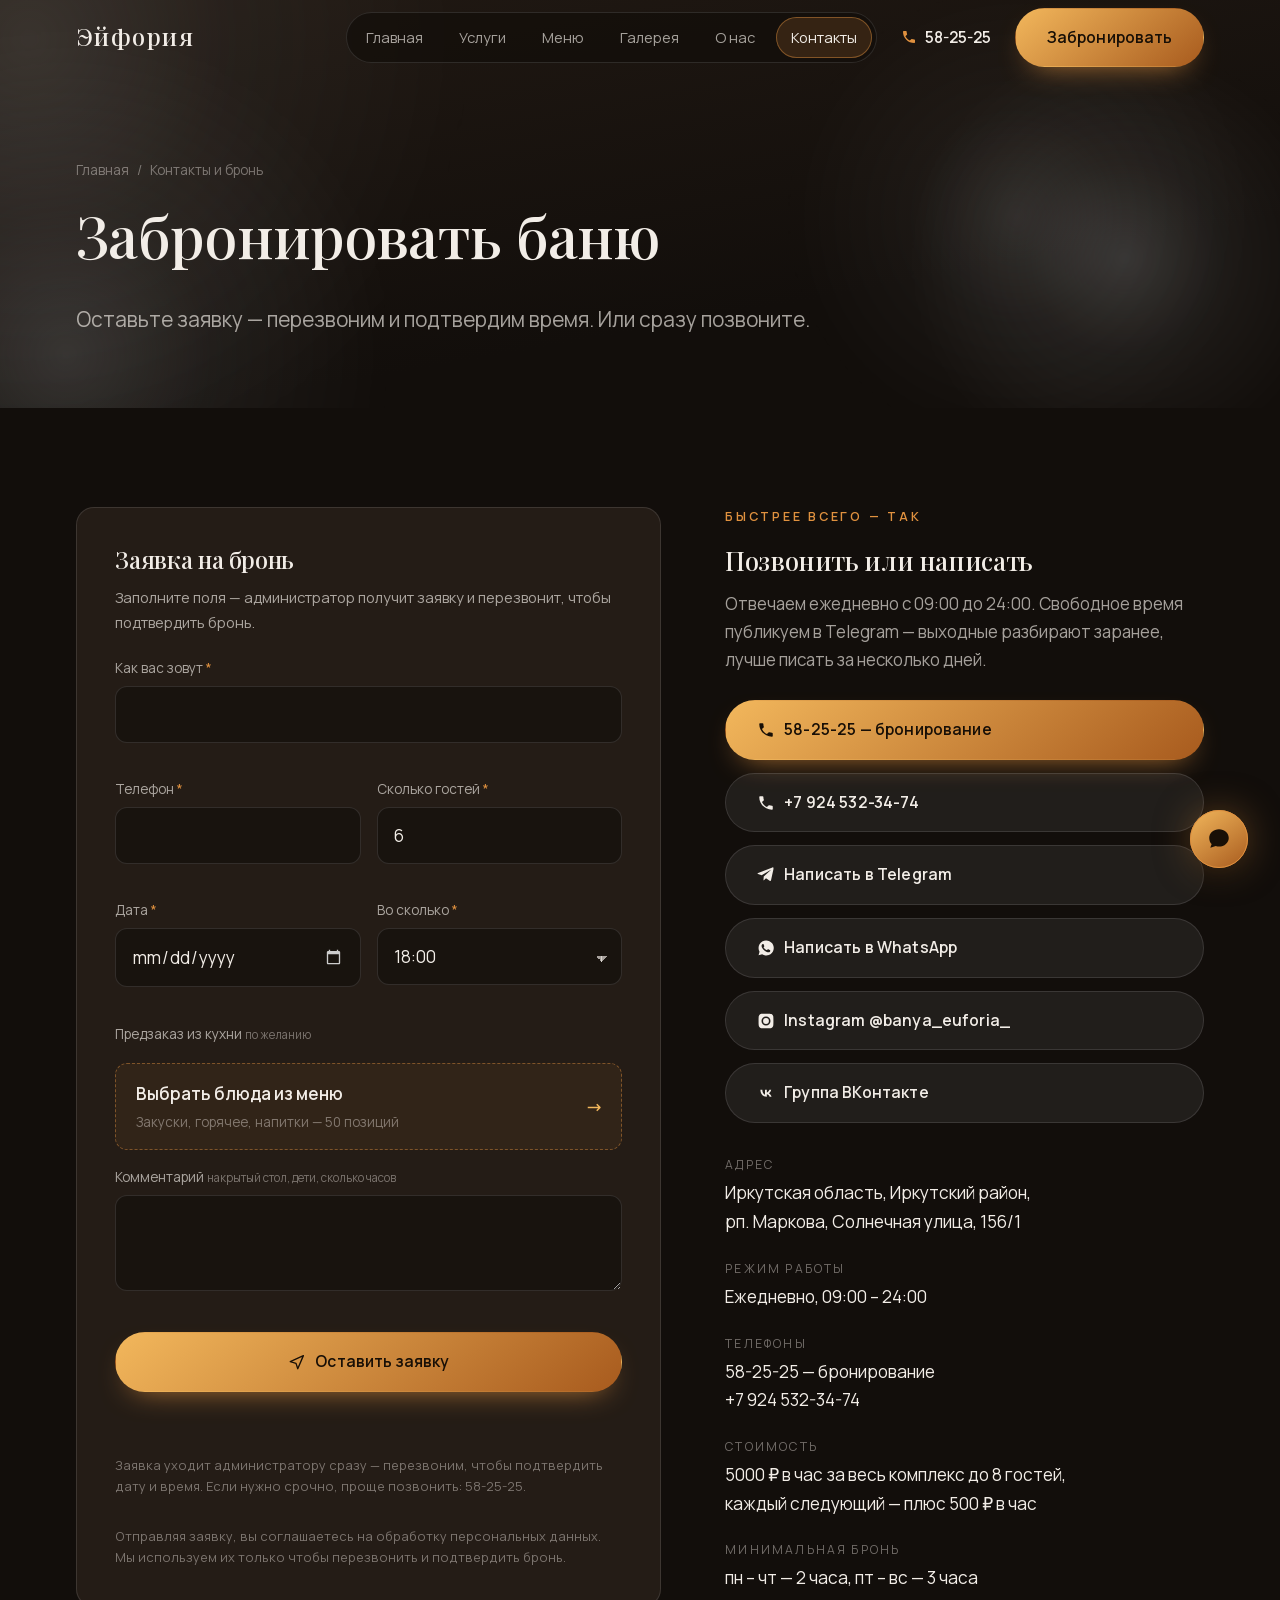
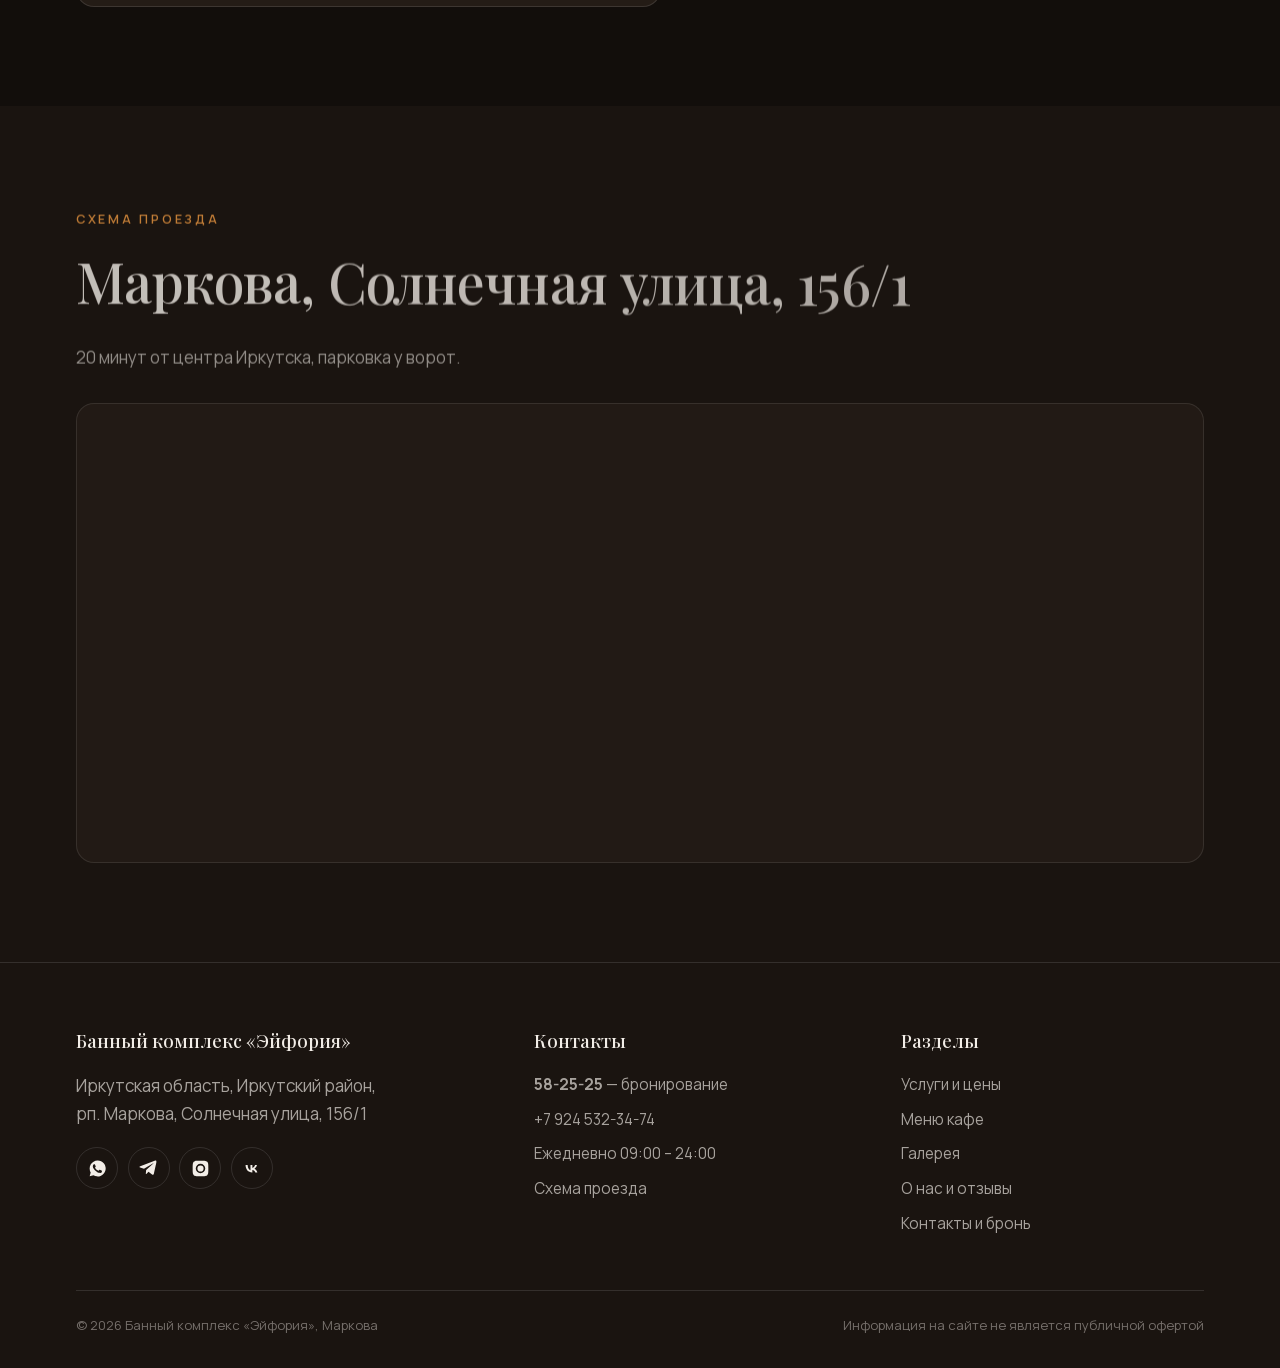
<file: contact/index.html>
<!DOCTYPE html>
<html lang="ru">
<head>
<meta charset="utf-8">
<meta name="viewport" content="width=device-width, initial-scale=1">
<title>Контакты и бронь — баня «Эйфория», Маркова, Солнечная 156/1</title>
<meta name="description" content="Забронировать баню с бассейном на улице в Маркова под Иркутском: онлайн-заявка, телефон 58-25-25, WhatsApp и Telegram. Адрес: Солнечная улица, 156/1. Ежедневно с 09:00 до 24:00.">
<link rel="canonical" href="https://banyaeuforia.ru/contact/">

<!-- ЗАКРЫТО ОТ ПОИСКОВИКОВ до запуска: сайт открывается только по прямой ссылке.
     Перед запуском рекламы эту строку УДАЛИТЬ во всех шести файлах,
     иначе Яндекс и Google не будут показывать сайт в поиске. -->
<meta name="robots" content="noindex, nofollow">

<meta property="og:url" content="https://banyaeuforia.ru/contact/">
<meta property="og:type" content="website">
<meta property="og:locale" content="ru_RU">
<meta property="og:site_name" content="Банный комплекс «Эйфория»">
<meta property="og:title" content="Забронировать баню «Эйфория» — Маркова, Иркутск">
<meta property="og:description" content="Забронировать баню с бассейном на улице в Маркова под Иркутском: онлайн-заявка, телефон 58-25-25, WhatsApp и Telegram. Адрес: Солнечная улица, 156/1. Ежедневно с 09:00 до 24:00.">
<meta property="og:image" content="https://banyaeuforia.ru/assets/img/og-cover.jpg">
<meta property="og:image:width" content="1200">
<meta property="og:image:height" content="630">
<meta name="twitter:card" content="summary_large_image">
<meta name="theme-color" content="#120E0B">

<link rel="icon" href="../assets/favicon.svg" type="image/svg+xml">
<link rel="icon" href="../favicon.ico" sizes="32x32">
<!-- Иконка для «На экран Домой» на айфоне -->
<link rel="apple-touch-icon" href="../apple-touch-icon.png">
<link rel="stylesheet" href="../assets/css/fonts.css?v=39">
<link rel="stylesheet" href="../vendor/lenis.css?v=39">
<link rel="stylesheet" href="../assets/css/base.css?v=39">
<link rel="stylesheet" href="../assets/css/layout.css?v=39">
<link rel="stylesheet" href="../assets/css/components.css?v=39">
<link rel="stylesheet" href="../assets/css/sections.css?v=39">
<link rel="stylesheet" href="../assets/css/pages.css?v=39">

<!-- Прячем блоки до инициализации анимации, но только если JS включён -->
<script>document.documentElement.classList.add('js-reveal-ready');</script>
</head>

<body>
<a class="skip-link" href="#main">Перейти к содержимому</a>

<!-- ===================== ШАПКА ===================== -->
<header class="header" data-header>
  <div class="header__inner">
    <a class="logo" href="../index.html" aria-label="Банный комплекс Эйфория — на главную">
      <span class="logo__name">Эйфория</span>
      <span class="logo__tag">банный комплекс</span>
    </a>

    <nav class="nav" aria-label="Основная навигация">
      <a class="nav__link" href="../index.html">Главная</a>
      <a class="nav__link" href="../services/">Услуги</a>
      <a class="nav__link" href="../menu/">Меню</a>
      <a class="nav__link" href="../gallery/">Галерея</a>
      <a class="nav__link" href="../about/">О нас</a>
      <a class="nav__link" href="../contact/" aria-current="page">Контакты</a>
    </nav>

    <a class="header__phone" href="tel:+73952582525">
      <svg viewBox="0 0 24 24" aria-hidden="true"><path d="M6.6 10.8c1.4 2.8 3.8 5.1 6.6 6.6l2.2-2.2c.3-.3.7-.4 1-.2 1.1.4 2.4.6 3.6.6.6 0 1 .4 1 1V20c0 .6-.4 1-1 1C10.7 21 3 13.3 3 4c0-.6.4-1 1-1h3.5c.6 0 1 .4 1 1 0 1.3.2 2.5.6 3.6.1.4 0 .8-.2 1l-2.3 2.2z"/></svg>
      58-25-25
    </a>

    <a class="btn btn--primary header__cta" href="../contact/">Забронировать</a>

    <button class="burger" type="button" data-burger aria-expanded="false" aria-controls="mobile-menu" aria-label="Открыть меню">
      <span></span><span></span><span></span>
    </button>
  </div>
</header>

<!-- ===================== МОБИЛЬНОЕ МЕНЮ ===================== -->
<div class="mobile-menu" id="mobile-menu" data-mobile-menu data-lenis-prevent aria-hidden="true">
  <nav class="mobile-menu__nav" aria-label="Мобильная навигация">
    <a class="mobile-menu__link" href="../index.html">Главная</a>
    <a class="mobile-menu__link" href="../services/">Услуги и цены</a>
    <a class="mobile-menu__link" href="../menu/">Меню кафе</a>
    <a class="mobile-menu__link" href="../gallery/">Галерея</a>
    <a class="mobile-menu__link" href="../about/">О нас</a>
    <a class="mobile-menu__link" href="../contact/">Контакты</a>
  </nav>
  <div class="mobile-menu__foot">
    <a class="btn btn--primary btn--block" href="../contact/">Забронировать</a>
    <a href="tel:+73952582525"><strong>58-25-25</strong> — бронирование</a>
    <a href="tel:+79245323474">+7 924 532-34-74</a>
    <span>Ежедневно 09:00 – 24:00</span>
    <span>Маркова, Солнечная 156/1</span>
  </div>
</div>

<main id="main">

  <!-- ===================== ШАПКА СТРАНИЦЫ ===================== -->
  <section class="page-hero">
    <canvas class="page-hero__steam" data-steam data-steam-density="0.5" data-steam-speed="0.7" aria-hidden="true"></canvas>
    <div class="wrap page-hero__inner">
      <nav class="crumbs" aria-label="Хлебные крошки">
        <a href="../index.html">Главная</a> <span aria-hidden="true">/</span> <span>Контакты и бронь</span>
      </nav>
      <h1>Забронировать баню</h1>
      <p class="lead">
        Оставьте заявку — перезвоним и подтвердим время. Или сразу позвоните.
      </p>
    </div>
  </section>

  <!-- ===================== ФОРМА + КОНТАКТЫ ===================== -->
  <section class="section" aria-labelledby="booking-title">
    <div class="wrap">
      <div class="booking">
        <!-- Форма заявки.
             data-endpoint — адрес скрипта, который кладёт заявку в Google-таблицу
             «Эйфория — заявки с сайта». Скрипт живёт в самой таблице:
             Расширения → Apps Script, исходник — в папке banya-euforia-заявки.
             Если адрес убрать, отправлять будет некуда: форма покажет текст
             заявки на странице и попросит позвонить. -->
        <form class="form" data-booking-form novalidate data-reveal="up"
              data-endpoint="https://script.google.com/macros/s/AKfycbxxA2cPbT3eCiiAYPmNK8JB8EDKy1WsXVj_uVrLb0giGGaKCuSgxeJa-32Ox1HSzrgz2g/exec">
          <h2 id="booking-title" style="font-size: 1.5rem; margin-bottom: 1.4rem;">Заявка на бронь</h2>
          <p class="muted" style="margin: -0.6rem 0 1.4rem; font-size: 0.93rem;">Заполните поля — администратор получит заявку и перезвонит, чтобы подтвердить бронь.</p>

          <div class="form__grid">
            <div class="field field--full">
              <label for="name">Как вас зовут <span class="req">*</span></label>
              <input type="text" id="name" name="name" required autocomplete="name">
              <span class="field__error"></span>
            </div>

            <div class="field">
              <label for="phone">Телефон <span class="req">*</span></label>
              <input type="tel" id="phone" name="phone" required autocomplete="tel" inputmode="tel">
              <span class="field__error"></span>
            </div>

            <div class="field">
              <label for="guests">Сколько гостей <span class="req">*</span></label>
              <input type="number" id="guests" name="guests" required min="1" max="15" value="6" inputmode="numeric">
              <span class="field__error"></span>
            </div>

            <div class="field">
              <label for="date">Дата <span class="req">*</span></label>
              <input type="date" id="date" name="date" required>
              <span class="field__error"></span>
            </div>

            <div class="field">
              <label for="time">Во сколько <span class="req">*</span></label>
              <!-- Раньше было <input type="time">: на айфоне он показывал «6:00 PM»
                   и не ужимался по ширине, разъезжая форму. Список слотов
                   решает обе беды и заодно не даёт выбрать время вне графика -->
              <select id="time" name="time" required>
                <option value="09:00">09:00</option>
                <option value="09:30">09:30</option>
                <option value="10:00">10:00</option>
                <option value="10:30">10:30</option>
                <option value="11:00">11:00</option>
                <option value="11:30">11:30</option>
                <option value="12:00">12:00</option>
                <option value="12:30">12:30</option>
                <option value="13:00">13:00</option>
                <option value="13:30">13:30</option>
                <option value="14:00">14:00</option>
                <option value="14:30">14:30</option>
                <option value="15:00">15:00</option>
                <option value="15:30">15:30</option>
                <option value="16:00">16:00</option>
                <option value="16:30">16:30</option>
                <option value="17:00">17:00</option>
                <option value="17:30">17:30</option>
                <option value="18:00" selected>18:00</option>
                <option value="18:30">18:30</option>
                <option value="19:00">19:00</option>
                <option value="19:30">19:30</option>
                <option value="20:00">20:00</option>
                <option value="20:30">20:30</option>
                <option value="21:00">21:00</option>
                <option value="21:30">21:30</option>
                <option value="22:00">22:00</option>
                <option value="22:30">22:30</option>
                <option value="23:00">23:00</option>
                <option value="23:30">23:30</option>
              </select>
              <span class="field__error"></span>
            </div>

            <div class="field field--full">
              <span class="field__legend">Предзаказ из кухни <span class="field__hint">по желанию</span></span>

              <button class="preorder-open" type="button" data-preorder-open>
                <span class="preorder-open__text">
                  <b>Выбрать блюда из меню</b>
                  <small data-preorder-brief>Закуски, горячее, напитки — 50 позиций</small>
                </span>
                <span class="preorder-open__arrow" aria-hidden="true">→</span>
              </button>

              <p class="preorder__total" data-preorder-summary hidden>
                Выбрано <b data-preorder-count>0</b> · на сумму <b data-preorder-total>0 ₽</b>
                <button class="preorder__edit" type="button" data-preorder-open>изменить</button>
              </p>

            </div>

            <div class="field field--full">
              <label for="comment">Комментарий <span class="field__hint">накрытый стол, дети, сколько часов</span></label>
              <textarea id="comment" name="comment"></textarea>
              <span class="field__error"></span>
            </div>
          </div>

          <div class="form__foot">
            <button class="btn btn--primary btn--block" type="submit">
              <svg viewBox="0 0 24 24" aria-hidden="true"><path d="M3 11.5 20.5 3.5 13 21l-2.3-7.2L3 11.5z" fill="none" stroke="currentColor" stroke-width="1.8" stroke-linejoin="round"/></svg>
              Оставить заявку
            </button>

            <p class="form-status" data-form-status role="status" aria-live="polite"></p>

            <!-- Запасной вариант: если буфер обмена недоступен, текст показывается здесь -->
            <div class="copy-box" data-copy-box hidden>
              <p class="copy-box__title" data-copy-title></p>
              <textarea rows="8" readonly></textarea>
            </div>

            <p class="form__policy">
              Заявка уходит администратору сразу — перезвоним, чтобы подтвердить
              дату и время. Если нужно срочно, проще позвонить:
              <a href="tel:+73952582525">58-25-25</a>.
            </p>
            <p class="form__policy">
              Отправляя заявку, вы соглашаетесь на обработку персональных данных.
              Мы используем их только чтобы перезвонить и подтвердить бронь.
            </p>
          </div>
        </form>

        <!-- Быстрая связь и реквизиты -->
        <div data-reveal="up" data-reveal-delay="0.1">
          <span class="eyebrow">Быстрее всего — так</span>
          <h2 style="font-size: 1.6rem;">Позвонить или написать</h2>
          <p class="muted">
            Отвечаем ежедневно с 09:00 до 24:00. Свободное время публикуем в Telegram —
            выходные разбирают заранее, лучше писать за несколько дней.
          </p>

          <div class="contact-actions">
            <a class="btn btn--primary" href="tel:+73952582525">
              <svg viewBox="0 0 24 24" aria-hidden="true"><path d="M6.6 10.8c1.4 2.8 3.8 5.1 6.6 6.6l2.2-2.2c.3-.3.7-.4 1-.2 1.1.4 2.4.6 3.6.6.6 0 1 .4 1 1V20c0 .6-.4 1-1 1C10.7 21 3 13.3 3 4c0-.6.4-1 1-1h3.5c.6 0 1 .4 1 1 0 1.3.2 2.5.6 3.6.1.4 0 .8-.2 1l-2.3 2.2z"/></svg>
              58-25-25 — бронирование
            </a>
            <a class="btn btn--ghost" href="tel:+79245323474">
              <svg viewBox="0 0 24 24" aria-hidden="true"><path d="M6.6 10.8c1.4 2.8 3.8 5.1 6.6 6.6l2.2-2.2c.3-.3.7-.4 1-.2 1.1.4 2.4.6 3.6.6.6 0 1 .4 1 1V20c0 .6-.4 1-1 1C10.7 21 3 13.3 3 4c0-.6.4-1 1-1h3.5c.6 0 1 .4 1 1 0 1.3.2 2.5.6 3.6.1.4 0 .8-.2 1l-2.3 2.2z"/></svg>
              +7 924 532-34-74
            </a>
            <a class="btn btn--ghost" href="https://t.me/banya_euforia" target="_blank" rel="noopener">
              <svg viewBox="0 0 24 24" aria-hidden="true" fill="#2AABEE"><path d="M21.9 4.3 18.7 19c-.2 1-.9 1.3-1.8.8l-4.9-3.6-2.4 2.3c-.3.3-.5.5-1 .5l.4-5 9.1-8.2c.4-.4-.1-.6-.6-.2L6.3 12.2 1.4 10.7c-1-.3-1.1-1 .2-1.5l19-7.3c.9-.3 1.6.2 1.3 2.4z"/></svg>
              Написать в Telegram
            </a>
            <a class="btn btn--ghost" href="https://wa.me/79643582525" target="_blank" rel="noopener">
              <svg viewBox="0 0 24 24" aria-hidden="true" fill="#25D366"><path d="M12 2a10 10 0 0 0-8.6 15l-1.3 4.7 4.8-1.3A10 10 0 1 0 12 2zm5.8 14.2c-.2.7-1.4 1.3-2 1.4-.5.1-1.1.1-1.8-.1-.4-.1-1-.3-1.7-.6-3-1.3-4.9-4.3-5-4.5-.2-.2-1.2-1.6-1.2-3s.7-2.1 1-2.4c.2-.3.5-.3.7-.3h.5c.2 0 .4 0 .6.5l.8 2c.1.2.1.3 0 .5l-.3.5-.4.4c-.1.1-.3.3-.1.6.2.3.8 1.3 1.7 2.1 1.1 1 2.1 1.3 2.4 1.4.2.1.4.1.6-.1l.8-1c.2-.2.3-.2.6-.1l2 1c.3.1.4.2.5.3.1.2.1.7-.1 1.4z"/></svg>
              Написать в WhatsApp
            </a>
            <a class="btn btn--ghost" href="https://www.instagram.com/banya_euforia_/" target="_blank" rel="noopener">
              <svg viewBox="0 0 24 24" aria-hidden="true" fill="#E1306C"><path d="M12 2.2c3.2 0 3.6 0 4.9.1 1.2.1 1.8.3 2.2.4.6.2 1 .5 1.4.9.4.4.7.8.9 1.4.2.4.4 1 .4 2.2.1 1.3.1 1.7.1 4.8s0 3.5-.1 4.8c0 1.2-.2 1.8-.4 2.2-.2.6-.5 1-.9 1.4-.4.4-.8.7-1.4.9-.4.2-1 .4-2.2.4-1.3.1-1.7.1-4.9.1s-3.6 0-4.9-.1c-1.2 0-1.8-.2-2.2-.4-.6-.2-1-.5-1.4-.9-.4-.4-.7-.8-.9-1.4-.2-.4-.4-1-.4-2.2-.1-1.3-.1-1.7-.1-4.8s0-3.5.1-4.8c0-1.2.2-1.8.4-2.2.2-.6.5-1 .9-1.4.4-.4.8-.7 1.4-.9.4-.2 1-.4 2.2-.4 1.3-.1 1.7-.1 4.9-.1zm0 3.8a6 6 0 1 0 0 12 6 6 0 0 0 0-12zm0 9.9a3.9 3.9 0 1 1 0-7.8 3.9 3.9 0 0 1 0 7.8zm7.6-10.1a1.4 1.4 0 1 1-2.8 0 1.4 1.4 0 0 1 2.8 0z"/></svg>
              Instagram @banya_euforia_
            </a>
            <a class="btn btn--ghost" href="https://vk.com/banya_euforia" target="_blank" rel="noopener">
              <svg viewBox="0 0 24 24" aria-hidden="true" fill="#0077FF"><path d="M12.8 17c-5 0-8.2-3.5-8.3-9.3h2.6c.1 4.3 2.1 6.1 3.6 6.5V7.7h2.4v3.7c1.4-.2 2.9-1.8 3.4-3.7h2.4c-.4 2.3-2 3.9-3.1 4.6 1.1.6 2.9 2 3.6 4.7h-2.6c-.5-1.7-1.9-3-3.7-3.2V17h-.3z"/></svg>
              Группа ВКонтакте
            </a>
          </div>

          <ul class="info__list">
            <li>
              <span class="info__label">Адрес</span>
              <span class="info__value">Иркутская область, Иркутский район,<br>рп. Маркова, Солнечная улица, 156/1</span>
            </li>
            <li>
              <span class="info__label">Режим работы</span>
              <span class="info__value">Ежедневно, 09:00 – 24:00</span>
            </li>
            <li>
              <span class="info__label">Телефоны</span>
              <span class="info__value"><a href="tel:+73952582525">58-25-25</a> — бронирование<br><a href="tel:+79245323474">+7 924 532-34-74</a></span>
            </li>
            <li>
              <span class="info__label">Стоимость</span>
              <span class="info__value">5000 ₽ в час за весь комплекс до 8 гостей,<br>каждый следующий — плюс 500 ₽ в час</span>
            </li>
            <li>
              <span class="info__label">Минимальная бронь</span>
              <span class="info__value">пн – чт — 2 часа, пт – вс — 3 часа</span>
            </li>
          </ul>
        </div>
      </div>
    </div>
  </section>

  <!-- ===================== КАРТА ===================== -->
  <section class="section section--panel" aria-labelledby="map-title">
    <div class="wrap">
      <div data-reveal="up" style="margin-bottom: clamp(1.5rem, 4vh, 2.5rem);">
        <span class="eyebrow">Схема проезда</span>
        <h2 id="map-title">Маркова, Солнечная улица, 156/1</h2>
        <p class="muted">20 минут от центра Иркутска, парковка у ворот.</p>
      </div>

      <div class="map-frame" style="min-height: 460px;" data-reveal="fade">
        <!-- Яндекс.Карты. TODO: при желании заменить на виджет-конструктор
             (yandex.ru/map-constructor) с точной меткой на здании -->
        <iframe
          src="https://yandex.ru/map-widget/v1/?ll=104.223163%2C52.226716&amp;z=17&amp;pt=104.223163,52.226716,pm2rdm&amp;text=%D0%91%D0%B0%D0%BD%D1%8F%20%C2%AB%D0%AD%D0%B9%D1%84%D0%BE%D1%80%D0%B8%D1%8F%C2%BB"
          title="Карта: банный комплекс «Эйфория», рп. Маркова, Солнечная улица, 156/1"
          loading="lazy"
          allowfullscreen></iframe>
      </div>
    </div>
  </section>


</main>

<!-- ===================== ФУТЕР ===================== -->
<footer class="footer">
  <div class="wrap">
    <div class="footer__grid">
      <div>
        <p class="footer__title">Банный комплекс «Эйфория»</p>
        <p class="muted">
          Иркутская область, Иркутский район,<br>
          рп. Маркова, Солнечная улица, 156/1
        </p>
        <div class="footer__socials">
          <a class="footer__social" href="https://wa.me/79643582525" target="_blank" rel="noopener" aria-label="WhatsApp">
            <svg viewBox="0 0 24 24" aria-hidden="true"><path d="M12 2a10 10 0 0 0-8.6 15l-1.3 4.7 4.8-1.3A10 10 0 1 0 12 2zm5.8 14.2c-.2.7-1.4 1.3-2 1.4-.5.1-1.1.1-1.8-.1-.4-.1-1-.3-1.7-.6-3-1.3-4.9-4.3-5-4.5-.2-.2-1.2-1.6-1.2-3s.7-2.1 1-2.4c.2-.3.5-.3.7-.3h.5c.2 0 .4 0 .6.5l.8 2c.1.2.1.3 0 .5l-.3.5-.4.4c-.1.1-.3.3-.1.6.2.3.8 1.3 1.7 2.1 1.1 1 2.1 1.3 2.4 1.4.2.1.4.1.6-.1l.8-1c.2-.2.3-.2.6-.1l2 1c.3.1.4.2.5.3.1.2.1.7-.1 1.4z"/></svg>
          </a>
          <a class="footer__social" href="https://t.me/banya_euforia" target="_blank" rel="noopener" aria-label="Telegram">
            <svg viewBox="0 0 24 24" aria-hidden="true"><path d="M21.9 4.3 18.7 19c-.2 1-.9 1.3-1.8.8l-4.9-3.6-2.4 2.3c-.3.3-.5.5-1 .5l.4-5 9.1-8.2c.4-.4-.1-.6-.6-.2L6.3 12.2 1.4 10.7c-1-.3-1.1-1 .2-1.5l19-7.3c.9-.3 1.6.2 1.3 2.4z"/></svg>
          </a>
          <a class="footer__social" href="https://www.instagram.com/banya_euforia_/" target="_blank" rel="noopener" aria-label="Instagram">
            <svg viewBox="0 0 24 24" aria-hidden="true"><path d="M12 2.2c3.2 0 3.6 0 4.9.1 1.2.1 1.8.3 2.2.4.6.2 1 .5 1.4.9.4.4.7.8.9 1.4.2.4.4 1 .4 2.2.1 1.3.1 1.7.1 4.8s0 3.5-.1 4.8c0 1.2-.2 1.8-.4 2.2-.2.6-.5 1-.9 1.4-.4.4-.8.7-1.4.9-.4.2-1 .4-2.2.4-1.3.1-1.7.1-4.9.1s-3.6 0-4.9-.1c-1.2 0-1.8-.2-2.2-.4-.6-.2-1-.5-1.4-.9-.4-.4-.7-.8-.9-1.4-.2-.4-.4-1-.4-2.2-.1-1.3-.1-1.7-.1-4.8s0-3.5.1-4.8c0-1.2.2-1.8.4-2.2.2-.6.5-1 .9-1.4.4-.4.8-.7 1.4-.9.4-.2 1-.4 2.2-.4 1.3-.1 1.7-.1 4.9-.1zm0 3.8a6 6 0 1 0 0 12 6 6 0 0 0 0-12zm0 9.9a3.9 3.9 0 1 1 0-7.8 3.9 3.9 0 0 1 0 7.8zm7.6-10.1a1.4 1.4 0 1 1-2.8 0 1.4 1.4 0 0 1 2.8 0z"/></svg>
          </a>
          <a class="footer__social" href="https://vk.com/banya_euforia" target="_blank" rel="noopener" aria-label="ВКонтакте">
            <svg viewBox="0 0 24 24" aria-hidden="true"><path d="M12.8 17c-5 0-8.2-3.5-8.3-9.3h2.6c.1 4.3 2.1 6.1 3.6 6.5V7.7h2.4v3.7c1.4-.2 2.9-1.8 3.4-3.7h2.4c-.4 2.3-2 3.9-3.1 4.6 1.1.6 2.9 2 3.6 4.7h-2.6c-.5-1.7-1.9-3-3.7-3.2V17h-.3z"/></svg>
          </a>
        </div>
      </div>

      <div>
        <p class="footer__title">Контакты</p>
        <ul class="footer__list">
          <li><a href="tel:+73952582525"><strong>58-25-25</strong> — бронирование</a></li>
          <li><a href="tel:+79245323474">+7 924 532-34-74</a></li>
          <li>Ежедневно 09:00 – 24:00</li>
          <li><a href="../contact/">Схема проезда</a></li>
        </ul>
      </div>

      <div>
        <p class="footer__title">Разделы</p>
        <ul class="footer__list">
          <li><a href="../services/">Услуги и цены</a></li>
          <li><a href="../menu/">Меню кафе</a></li>
          <li><a href="../gallery/">Галерея</a></li>
          <li><a href="../about/">О нас и отзывы</a></li>
          <li><a href="../contact/">Контакты и бронь</a></li>
        </ul>
      </div>
    </div>

    <div class="footer__bottom">
      <span>© 2026 Банный комплекс «Эйфория», Маркова</span>
      <span>Информация на сайте не является публичной офертой</span>
    </div>
  </div>
</footer>


<!-- Плашка со всем меню: открывается кнопкой выше, выбор попадает в заявку -->
<div class="menu-modal" data-menu-modal hidden>
  <div class="menu-modal__backdrop" data-menu-close></div>
  <div class="menu-modal__card" data-lenis-prevent role="dialog" aria-modal="true" aria-label="Меню кафе">
    <header class="menu-modal__head">
      <div>
        <p class="menu-modal__eyebrow">Меню кафе</p>
        <h3 class="menu-modal__title">Что подать к приезду</h3>
      </div>
      <button class="menu-modal__close" type="button" data-menu-close aria-label="Закрыть">✕</button>
    </header>

    <nav class="menu-modal__tabs" aria-label="Разделы меню" data-lenis-prevent>
        <button class="menu-modal__tab" type="button" data-jump="mm-zakuski">Закуски</button>
        <button class="menu-modal__tab" type="button" data-jump="mm-salaty">Салаты</button>
        <button class="menu-modal__tab" type="button" data-jump="mm-supy">Супы</button>
        <button class="menu-modal__tab" type="button" data-jump="mm-goryachee">Горячее</button>
        <button class="menu-modal__tab" type="button" data-jump="mm-fritur">Фритюр</button>
        <button class="menu-modal__tab" type="button" data-jump="mm-chay-avt">Авторский чай</button>
        <button class="menu-modal__tab" type="button" data-jump="mm-chay">Классический чай</button>
        <button class="menu-modal__tab" type="button" data-jump="mm-kokteyli">Коктейли и лимонады</button>
        <button class="menu-modal__tab" type="button" data-jump="mm-napitki">Напитки</button>
        <button class="menu-modal__tab" type="button" data-jump="mm-pivo">Пиво</button>
    </nav>

    <div class="menu-modal__body" data-menu-scroll data-lenis-prevent>
        <section class="menu-modal__group" id="mm-zakuski">
          <h4 class="menu-modal__group-title">Закуски</h4>
          <div class="preorder">
          <div class="preorder__item" data-dish data-name="Сырное ассорти" data-portion="180 г" data-price="400">
<span class="preorder__name">Сырное ассорти <span class="preorder__portion">180 г</span></span>
<span class="preorder__price">400 ₽</span>
<div class="stepper">
  <button class="stepper__btn" type="button" data-minus aria-label="Убрать порцию: Сырное ассорти">−</button>
  <input class="stepper__value" type="number" value="0" min="0" max="20" inputmode="numeric" aria-label="Количество: Сырное ассорти">
  <button class="stepper__btn" type="button" data-plus aria-label="Добавить порцию: Сырное ассорти">+</button>
</div>
          </div>
          <div class="preorder__item" data-dish data-name="Сагудай из омуля" data-portion="150 г" data-price="420">
<span class="preorder__name">Сагудай из омуля <span class="preorder__portion">150 г</span></span>
<span class="preorder__price">420 ₽</span>
<div class="stepper">
  <button class="stepper__btn" type="button" data-minus aria-label="Убрать порцию: Сагудай из омуля">−</button>
  <input class="stepper__value" type="number" value="0" min="0" max="20" inputmode="numeric" aria-label="Количество: Сагудай из омуля">
  <button class="stepper__btn" type="button" data-plus aria-label="Добавить порцию: Сагудай из омуля">+</button>
</div>
          </div>
          <div class="preorder__item" data-dish data-name="Крылышки куриные барбекю" data-portion="250 г" data-price="380">
<span class="preorder__name">Крылышки куриные барбекю <span class="preorder__hit">хит</span> <span class="preorder__portion">250 г</span></span>
<span class="preorder__price">380 ₽</span>
<div class="stepper">
  <button class="stepper__btn" type="button" data-minus aria-label="Убрать порцию: Крылышки куриные барбекю">−</button>
  <input class="stepper__value" type="number" value="0" min="0" max="20" inputmode="numeric" aria-label="Количество: Крылышки куриные барбекю">
  <button class="stepper__btn" type="button" data-plus aria-label="Добавить порцию: Крылышки куриные барбекю">+</button>
</div>
          </div>
          <div class="preorder__item" data-dish data-name="Креветки на пару в панцире" data-portion="200 г" data-price="600">
<span class="preorder__name">Креветки на пару в панцире <span class="preorder__portion">200 г</span></span>
<span class="preorder__price">600 ₽</span>
<div class="stepper">
  <button class="stepper__btn" type="button" data-minus aria-label="Убрать порцию: Креветки на пару в панцире">−</button>
  <input class="stepper__value" type="number" value="0" min="0" max="20" inputmode="numeric" aria-label="Количество: Креветки на пару в панцире">
  <button class="stepper__btn" type="button" data-plus aria-label="Добавить порцию: Креветки на пару в панцире">+</button>
</div>
          </div>
          <div class="preorder__item" data-dish data-name="Хрустящие баклажаны" data-portion="120/30 г" data-price="350">
<span class="preorder__name">Хрустящие баклажаны <span class="preorder__portion">120/30 г</span></span>
<span class="preorder__price">350 ₽</span>
<div class="stepper">
  <button class="stepper__btn" type="button" data-minus aria-label="Убрать порцию: Хрустящие баклажаны">−</button>
  <input class="stepper__value" type="number" value="0" min="0" max="20" inputmode="numeric" aria-label="Количество: Хрустящие баклажаны">
  <button class="stepper__btn" type="button" data-plus aria-label="Добавить порцию: Хрустящие баклажаны">+</button>
</div>
          </div>
          <div class="preorder__item" data-dish data-name="Грузди со сметаной и чипсами" data-portion="150 г" data-price="400">
<span class="preorder__name">Грузди со сметаной и чипсами <span class="preorder__portion">150 г</span></span>
<span class="preorder__price">400 ₽</span>
<div class="stepper">
  <button class="stepper__btn" type="button" data-minus aria-label="Убрать порцию: Грузди со сметаной и чипсами">−</button>
  <input class="stepper__value" type="number" value="0" min="0" max="20" inputmode="numeric" aria-label="Количество: Грузди со сметаной и чипсами">
  <button class="stepper__btn" type="button" data-plus aria-label="Добавить порцию: Грузди со сметаной и чипсами">+</button>
</div>
          </div>
          <div class="preorder__item" data-dish data-name="Драники картофельные со сметаной" data-portion="2 шт" data-price="360">
<span class="preorder__name">Драники картофельные со сметаной <span class="preorder__portion">2 шт</span></span>
<span class="preorder__price">360 ₽</span>
<div class="stepper">
  <button class="stepper__btn" type="button" data-minus aria-label="Убрать порцию: Драники картофельные со сметаной">−</button>
  <input class="stepper__value" type="number" value="0" min="0" max="20" inputmode="numeric" aria-label="Количество: Драники картофельные со сметаной">
  <button class="stepper__btn" type="button" data-plus aria-label="Добавить порцию: Драники картофельные со сметаной">+</button>
</div>
          </div>
          </div>
        </section>
        <section class="menu-modal__group" id="mm-salaty">
          <h4 class="menu-modal__group-title">Салаты</h4>
          <div class="preorder">
          <div class="preorder__item" data-dish data-name="С груздями и свининой" data-portion="250 г" data-price="400">
<span class="preorder__name">С груздями и свининой <span class="preorder__hit">хит</span> <span class="preorder__portion">250 г</span></span>
<span class="preorder__price">400 ₽</span>
<div class="stepper">
  <button class="stepper__btn" type="button" data-minus aria-label="Убрать порцию: С груздями и свининой">−</button>
  <input class="stepper__value" type="number" value="0" min="0" max="20" inputmode="numeric" aria-label="Количество: С груздями и свининой">
  <button class="stepper__btn" type="button" data-plus aria-label="Добавить порцию: С груздями и свининой">+</button>
</div>
          </div>
          <div class="preorder__item" data-dish data-name="Цезарь с курицей" data-portion="250 г" data-price="370">
<span class="preorder__name">Цезарь с курицей <span class="preorder__portion">250 г</span></span>
<span class="preorder__price">370 ₽</span>
<div class="stepper">
  <button class="stepper__btn" type="button" data-minus aria-label="Убрать порцию: Цезарь с курицей">−</button>
  <input class="stepper__value" type="number" value="0" min="0" max="20" inputmode="numeric" aria-label="Количество: Цезарь с курицей">
  <button class="stepper__btn" type="button" data-plus aria-label="Добавить порцию: Цезарь с курицей">+</button>
</div>
          </div>
          <div class="preorder__item" data-dish data-name="С киноа, запечённой свёклой и фетой" data-portion="250 г" data-price="370">
<span class="preorder__name">С киноа, запечённой свёклой и фетой <span class="preorder__portion">250 г</span></span>
<span class="preorder__price">370 ₽</span>
<div class="stepper">
  <button class="stepper__btn" type="button" data-minus aria-label="Убрать порцию: С киноа, запечённой свёклой и фетой">−</button>
  <input class="stepper__value" type="number" value="0" min="0" max="20" inputmode="numeric" aria-label="Количество: С киноа, запечённой свёклой и фетой">
  <button class="stepper__btn" type="button" data-plus aria-label="Добавить порцию: С киноа, запечённой свёклой и фетой">+</button>
</div>
          </div>
          <div class="preorder__item" data-dish data-name="Из свежих овощей" data-portion="250 г" data-price="320">
<span class="preorder__name">Из свежих овощей <span class="preorder__portion">250 г</span></span>
<span class="preorder__price">320 ₽</span>
<div class="stepper">
  <button class="stepper__btn" type="button" data-minus aria-label="Убрать порцию: Из свежих овощей">−</button>
  <input class="stepper__value" type="number" value="0" min="0" max="20" inputmode="numeric" aria-label="Количество: Из свежих овощей">
  <button class="stepper__btn" type="button" data-plus aria-label="Добавить порцию: Из свежих овощей">+</button>
</div>
          </div>
          </div>
        </section>
        <section class="menu-modal__group" id="mm-supy">
          <h4 class="menu-modal__group-title">Супы</h4>
          <div class="preorder">
          <div class="preorder__item" data-dish data-name="Домашние пельмени с белыми грибами и сметаной" data-portion="350 г" data-price="380">
<span class="preorder__name">Домашние пельмени с белыми грибами и сметаной <span class="preorder__hit">хит</span> <span class="preorder__portion">350 г</span></span>
<span class="preorder__price">380 ₽</span>
<div class="stepper">
  <button class="stepper__btn" type="button" data-minus aria-label="Убрать порцию: Домашние пельмени с белыми грибами и сметаной">−</button>
  <input class="stepper__value" type="number" value="0" min="0" max="20" inputmode="numeric" aria-label="Количество: Домашние пельмени с белыми грибами и сметаной">
  <button class="stepper__btn" type="button" data-plus aria-label="Добавить порцию: Домашние пельмени с белыми грибами и сметаной">+</button>
</div>
          </div>
          <div class="preorder__item" data-dish data-name="Куриный с птитимом" data-portion="350 г" data-price="300">
<span class="preorder__name">Куриный с птитимом <span class="preorder__portion">350 г</span></span>
<span class="preorder__price">300 ₽</span>
<div class="stepper">
  <button class="stepper__btn" type="button" data-minus aria-label="Убрать порцию: Куриный с птитимом">−</button>
  <input class="stepper__value" type="number" value="0" min="0" max="20" inputmode="numeric" aria-label="Количество: Куриный с птитимом">
  <button class="stepper__btn" type="button" data-plus aria-label="Добавить порцию: Куриный с птитимом">+</button>
</div>
          </div>
          </div>
        </section>
        <section class="menu-modal__group" id="mm-goryachee">
          <h4 class="menu-modal__group-title">Горячее</h4>
          <div class="preorder">
          <div class="preorder__item" data-dish data-name="Ассорти баварских колбас" data-portion="500/350/100 г" data-price="1800">
<span class="preorder__name">Ассорти баварских колбас <span class="preorder__hit">хит</span> <span class="preorder__portion">500/350/100 г</span></span>
<span class="preorder__price">1800 ₽</span>
<div class="stepper">
  <button class="stepper__btn" type="button" data-minus aria-label="Убрать порцию: Ассорти баварских колбас">−</button>
  <input class="stepper__value" type="number" value="0" min="0" max="20" inputmode="numeric" aria-label="Количество: Ассорти баварских колбас">
  <button class="stepper__btn" type="button" data-plus aria-label="Добавить порцию: Ассорти баварских колбас">+</button>
</div>
          </div>
          <div class="preorder__item" data-dish data-name="Рулька свиная" data-portion="за 100 г" data-price="160">
<span class="preorder__name">Рулька свиная <span class="preorder__hit">хит</span> <span class="preorder__portion">за 100 г</span></span>
<span class="preorder__price">160 ₽</span>
<div class="stepper">
  <button class="stepper__btn" type="button" data-minus aria-label="Убрать порцию: Рулька свиная">−</button>
  <input class="stepper__value" type="number" value="0" min="0" max="20" inputmode="numeric" aria-label="Количество: Рулька свиная">
  <button class="stepper__btn" type="button" data-plus aria-label="Добавить порцию: Рулька свиная">+</button>
</div>
          </div>
          <div class="preorder__item" data-dish data-name="Куриные котлетки с птитимом и шпинатным соусом" data-portion="370 г" data-price="430">
<span class="preorder__name">Куриные котлетки с птитимом и шпинатным соусом <span class="preorder__hit">хит</span> <span class="preorder__portion">370 г</span></span>
<span class="preorder__price">430 ₽</span>
<div class="stepper">
  <button class="stepper__btn" type="button" data-minus aria-label="Убрать порцию: Куриные котлетки с птитимом и шпинатным соусом">−</button>
  <input class="stepper__value" type="number" value="0" min="0" max="20" inputmode="numeric" aria-label="Количество: Куриные котлетки с птитимом и шпинатным соусом">
  <button class="stepper__btn" type="button" data-plus aria-label="Добавить порцию: Куриные котлетки с птитимом и шпинатным соусом">+</button>
</div>
          </div>
          <div class="preorder__item" data-dish data-name="Вок лапша с креветками" data-portion="350 г" data-price="440">
<span class="preorder__name">Вок лапша с креветками <span class="preorder__portion">350 г</span></span>
<span class="preorder__price">440 ₽</span>
<div class="stepper">
  <button class="stepper__btn" type="button" data-minus aria-label="Убрать порцию: Вок лапша с креветками">−</button>
  <input class="stepper__value" type="number" value="0" min="0" max="20" inputmode="numeric" aria-label="Количество: Вок лапша с креветками">
  <button class="stepper__btn" type="button" data-plus aria-label="Добавить порцию: Вок лапша с креветками">+</button>
</div>
          </div>
          <div class="preorder__item" data-dish data-name="Вок лапша с курицей" data-portion="350 г" data-price="380">
<span class="preorder__name">Вок лапша с курицей <span class="preorder__portion">350 г</span></span>
<span class="preorder__price">380 ₽</span>
<div class="stepper">
  <button class="stepper__btn" type="button" data-minus aria-label="Убрать порцию: Вок лапша с курицей">−</button>
  <input class="stepper__value" type="number" value="0" min="0" max="20" inputmode="numeric" aria-label="Количество: Вок лапша с курицей">
  <button class="stepper__btn" type="button" data-plus aria-label="Добавить порцию: Вок лапша с курицей">+</button>
</div>
          </div>
          <div class="preorder__item" data-dish data-name="Картофель по-деревенски в сметане" data-portion="350 г" data-price="400">
<span class="preorder__name">Картофель по-деревенски в сметане <span class="preorder__portion">350 г</span></span>
<span class="preorder__price">400 ₽</span>
<div class="stepper">
  <button class="stepper__btn" type="button" data-minus aria-label="Убрать порцию: Картофель по-деревенски в сметане">−</button>
  <input class="stepper__value" type="number" value="0" min="0" max="20" inputmode="numeric" aria-label="Количество: Картофель по-деревенски в сметане">
  <button class="stepper__btn" type="button" data-plus aria-label="Добавить порцию: Картофель по-деревенски в сметане">+</button>
</div>
          </div>
          </div>
        </section>
        <section class="menu-modal__group" id="mm-fritur">
          <h4 class="menu-modal__group-title">Фритюр</h4>
          <div class="preorder">
          <div class="preorder__item" data-dish data-name="Сырные палочки" data-portion="6 шт" data-price="350">
<span class="preorder__name">Сырные палочки <span class="preorder__hit">хит</span> <span class="preorder__portion">6 шт</span></span>
<span class="preorder__price">350 ₽</span>
<div class="stepper">
  <button class="stepper__btn" type="button" data-minus aria-label="Убрать порцию: Сырные палочки">−</button>
  <input class="stepper__value" type="number" value="0" min="0" max="20" inputmode="numeric" aria-label="Количество: Сырные палочки">
  <button class="stepper__btn" type="button" data-plus aria-label="Добавить порцию: Сырные палочки">+</button>
</div>
          </div>
          <div class="preorder__item" data-dish data-name="Наггетсы с сырным соусом" data-portion="7 шт" data-price="350">
<span class="preorder__name">Наггетсы с сырным соусом <span class="preorder__portion">7 шт</span></span>
<span class="preorder__price">350 ₽</span>
<div class="stepper">
  <button class="stepper__btn" type="button" data-minus aria-label="Убрать порцию: Наггетсы с сырным соусом">−</button>
  <input class="stepper__value" type="number" value="0" min="0" max="20" inputmode="numeric" aria-label="Количество: Наггетсы с сырным соусом">
  <button class="stepper__btn" type="button" data-plus aria-label="Добавить порцию: Наггетсы с сырным соусом">+</button>
</div>
          </div>
          <div class="preorder__item" data-dish data-name="Креветки тигровые в панировке" data-portion="5 шт / 30 г" data-price="470">
<span class="preorder__name">Креветки тигровые в панировке <span class="preorder__portion">5 шт / 30 г</span></span>
<span class="preorder__price">470 ₽</span>
<div class="stepper">
  <button class="stepper__btn" type="button" data-minus aria-label="Убрать порцию: Креветки тигровые в панировке">−</button>
  <input class="stepper__value" type="number" value="0" min="0" max="20" inputmode="numeric" aria-label="Количество: Креветки тигровые в панировке">
  <button class="stepper__btn" type="button" data-plus aria-label="Добавить порцию: Креветки тигровые в панировке">+</button>
</div>
          </div>
          <div class="preorder__item" data-dish data-name="Луковые кольца" data-portion="130/30 г" data-price="270">
<span class="preorder__name">Луковые кольца <span class="preorder__portion">130/30 г</span></span>
<span class="preorder__price">270 ₽</span>
<div class="stepper">
  <button class="stepper__btn" type="button" data-minus aria-label="Убрать порцию: Луковые кольца">−</button>
  <input class="stepper__value" type="number" value="0" min="0" max="20" inputmode="numeric" aria-label="Количество: Луковые кольца">
  <button class="stepper__btn" type="button" data-plus aria-label="Добавить порцию: Луковые кольца">+</button>
</div>
          </div>
          <div class="preorder__item" data-dish data-name="Картофель фри" data-portion="150/30 г" data-price="270">
<span class="preorder__name">Картофель фри <span class="preorder__portion">150/30 г</span></span>
<span class="preorder__price">270 ₽</span>
<div class="stepper">
  <button class="stepper__btn" type="button" data-minus aria-label="Убрать порцию: Картофель фри">−</button>
  <input class="stepper__value" type="number" value="0" min="0" max="20" inputmode="numeric" aria-label="Количество: Картофель фри">
  <button class="stepper__btn" type="button" data-plus aria-label="Добавить порцию: Картофель фри">+</button>
</div>
          </div>
          <div class="preorder__item" data-dish data-name="Айдахо" data-portion="150/30 г" data-price="270">
<span class="preorder__name">Айдахо <span class="preorder__portion">150/30 г</span></span>
<span class="preorder__price">270 ₽</span>
<div class="stepper">
  <button class="stepper__btn" type="button" data-minus aria-label="Убрать порцию: Айдахо">−</button>
  <input class="stepper__value" type="number" value="0" min="0" max="20" inputmode="numeric" aria-label="Количество: Айдахо">
  <button class="stepper__btn" type="button" data-plus aria-label="Добавить порцию: Айдахо">+</button>
</div>
          </div>
          <div class="preorder__item" data-dish data-name="Гарлики чесночные с соусом тар-тар" data-portion="100/30 г" data-price="250">
<span class="preorder__name">Гарлики чесночные с соусом тар-тар <span class="preorder__portion">100/30 г</span></span>
<span class="preorder__price">250 ₽</span>
<div class="stepper">
  <button class="stepper__btn" type="button" data-minus aria-label="Убрать порцию: Гарлики чесночные с соусом тар-тар">−</button>
  <input class="stepper__value" type="number" value="0" min="0" max="20" inputmode="numeric" aria-label="Количество: Гарлики чесночные с соусом тар-тар">
  <button class="stepper__btn" type="button" data-plus aria-label="Добавить порцию: Гарлики чесночные с соусом тар-тар">+</button>
</div>
          </div>
          </div>
        </section>
        <section class="menu-modal__group" id="mm-chay-avt">
          <h4 class="menu-modal__group-title">Авторский чай</h4>
          <div class="preorder">
          <div class="preorder__item" data-dish data-name="Таёжный" data-portion="700 мл" data-price="350">
<span class="preorder__name">Таёжный <span class="preorder__hit">хит</span> <span class="preorder__portion">700 мл</span></span>
<span class="preorder__price">350 ₽</span>
<div class="stepper">
  <button class="stepper__btn" type="button" data-minus aria-label="Убрать порцию: Таёжный">−</button>
  <input class="stepper__value" type="number" value="0" min="0" max="20" inputmode="numeric" aria-label="Количество: Таёжный">
  <button class="stepper__btn" type="button" data-plus aria-label="Добавить порцию: Таёжный">+</button>
</div>
          </div>
          <div class="preorder__item" data-dish data-name="Манго-маракуйя" data-portion="700 мл" data-price="350">
<span class="preorder__name">Манго-маракуйя <span class="preorder__portion">700 мл</span></span>
<span class="preorder__price">350 ₽</span>
<div class="stepper">
  <button class="stepper__btn" type="button" data-minus aria-label="Убрать порцию: Манго-маракуйя">−</button>
  <input class="stepper__value" type="number" value="0" min="0" max="20" inputmode="numeric" aria-label="Количество: Манго-маракуйя">
  <button class="stepper__btn" type="button" data-plus aria-label="Добавить порцию: Манго-маракуйя">+</button>
</div>
          </div>
          <div class="preorder__item" data-dish data-name="Облепиховый с мятой" data-portion="700 мл" data-price="350">
<span class="preorder__name">Облепиховый с мятой <span class="preorder__portion">700 мл</span></span>
<span class="preorder__price">350 ₽</span>
<div class="stepper">
  <button class="stepper__btn" type="button" data-minus aria-label="Убрать порцию: Облепиховый с мятой">−</button>
  <input class="stepper__value" type="number" value="0" min="0" max="20" inputmode="numeric" aria-label="Количество: Облепиховый с мятой">
  <button class="stepper__btn" type="button" data-plus aria-label="Добавить порцию: Облепиховый с мятой">+</button>
</div>
          </div>
          </div>
        </section>
        <section class="menu-modal__group" id="mm-chay">
          <h4 class="menu-modal__group-title">Классический чай</h4>
          <div class="preorder">
          <div class="preorder__item" data-dish data-name="Сенча" data-portion="700 мл" data-price="250">
<span class="preorder__name">Сенча <span class="preorder__portion">700 мл</span></span>
<span class="preorder__price">250 ₽</span>
<div class="stepper">
  <button class="stepper__btn" type="button" data-minus aria-label="Убрать порцию: Сенча">−</button>
  <input class="stepper__value" type="number" value="0" min="0" max="20" inputmode="numeric" aria-label="Количество: Сенча">
  <button class="stepper__btn" type="button" data-plus aria-label="Добавить порцию: Сенча">+</button>
</div>
          </div>
          <div class="preorder__item" data-dish data-name="Эрл грей" data-portion="700 мл" data-price="250">
<span class="preorder__name">Эрл грей <span class="preorder__portion">700 мл</span></span>
<span class="preorder__price">250 ₽</span>
<div class="stepper">
  <button class="stepper__btn" type="button" data-minus aria-label="Убрать порцию: Эрл грей">−</button>
  <input class="stepper__value" type="number" value="0" min="0" max="20" inputmode="numeric" aria-label="Количество: Эрл грей">
  <button class="stepper__btn" type="button" data-plus aria-label="Добавить порцию: Эрл грей">+</button>
</div>
          </div>
          <div class="preorder__item" data-dish data-name="Молочный улун" data-portion="700 мл" data-price="250">
<span class="preorder__name">Молочный улун <span class="preorder__portion">700 мл</span></span>
<span class="preorder__price">250 ₽</span>
<div class="stepper">
  <button class="stepper__btn" type="button" data-minus aria-label="Убрать порцию: Молочный улун">−</button>
  <input class="stepper__value" type="number" value="0" min="0" max="20" inputmode="numeric" aria-label="Количество: Молочный улун">
  <button class="stepper__btn" type="button" data-plus aria-label="Добавить порцию: Молочный улун">+</button>
</div>
          </div>
          <div class="preorder__item" data-dish data-name="Ассам" data-portion="700 мл" data-price="250">
<span class="preorder__name">Ассам <span class="preorder__portion">700 мл</span></span>
<span class="preorder__price">250 ₽</span>
<div class="stepper">
  <button class="stepper__btn" type="button" data-minus aria-label="Убрать порцию: Ассам">−</button>
  <input class="stepper__value" type="number" value="0" min="0" max="20" inputmode="numeric" aria-label="Количество: Ассам">
  <button class="stepper__btn" type="button" data-plus aria-label="Добавить порцию: Ассам">+</button>
</div>
          </div>
          <div class="preorder__item" data-dish data-name="Травяной сбор" data-portion="700 мл" data-price="250">
<span class="preorder__name">Травяной сбор <span class="preorder__portion">700 мл</span></span>
<span class="preorder__price">250 ₽</span>
<div class="stepper">
  <button class="stepper__btn" type="button" data-minus aria-label="Убрать порцию: Травяной сбор">−</button>
  <input class="stepper__value" type="number" value="0" min="0" max="20" inputmode="numeric" aria-label="Количество: Травяной сбор">
  <button class="stepper__btn" type="button" data-plus aria-label="Добавить порцию: Травяной сбор">+</button>
</div>
          </div>
          </div>
        </section>
        <section class="menu-modal__group" id="mm-kokteyli">
          <h4 class="menu-modal__group-title">Коктейли и лимонады</h4>
          <div class="preorder">
          <div class="preorder__item" data-dish data-name="Молочный коктейль классический" data-portion="300 мл" data-price="350">
<span class="preorder__name">Молочный коктейль классический <span class="preorder__portion">300 мл</span></span>
<span class="preorder__price">350 ₽</span>
<div class="stepper">
  <button class="stepper__btn" type="button" data-minus aria-label="Убрать порцию: Молочный коктейль классический">−</button>
  <input class="stepper__value" type="number" value="0" min="0" max="20" inputmode="numeric" aria-label="Количество: Молочный коктейль классический">
  <button class="stepper__btn" type="button" data-plus aria-label="Добавить порцию: Молочный коктейль классический">+</button>
</div>
          </div>
          <div class="preorder__item" data-dish data-name="Молочный коктейль клубничный" data-portion="300 мл" data-price="350">
<span class="preorder__name">Молочный коктейль клубничный <span class="preorder__portion">300 мл</span></span>
<span class="preorder__price">350 ₽</span>
<div class="stepper">
  <button class="stepper__btn" type="button" data-minus aria-label="Убрать порцию: Молочный коктейль клубничный">−</button>
  <input class="stepper__value" type="number" value="0" min="0" max="20" inputmode="numeric" aria-label="Количество: Молочный коктейль клубничный">
  <button class="stepper__btn" type="button" data-plus aria-label="Добавить порцию: Молочный коктейль клубничный">+</button>
</div>
          </div>
          <div class="preorder__item" data-dish data-name="Молочный коктейль шоколадный" data-portion="300 мл" data-price="350">
<span class="preorder__name">Молочный коктейль шоколадный <span class="preorder__portion">300 мл</span></span>
<span class="preorder__price">350 ₽</span>
<div class="stepper">
  <button class="stepper__btn" type="button" data-minus aria-label="Убрать порцию: Молочный коктейль шоколадный">−</button>
  <input class="stepper__value" type="number" value="0" min="0" max="20" inputmode="numeric" aria-label="Количество: Молочный коктейль шоколадный">
  <button class="stepper__btn" type="button" data-plus aria-label="Добавить порцию: Молочный коктейль шоколадный">+</button>
</div>
          </div>
          <div class="preorder__item" data-dish data-name="Лимонад яблоко-киви-имбирь" data-portion="400 мл" data-price="250">
<span class="preorder__name">Лимонад яблоко-киви-имбирь <span class="preorder__portion">400 мл</span></span>
<span class="preorder__price">250 ₽</span>
<div class="stepper">
  <button class="stepper__btn" type="button" data-minus aria-label="Убрать порцию: Лимонад яблоко-киви-имбирь">−</button>
  <input class="stepper__value" type="number" value="0" min="0" max="20" inputmode="numeric" aria-label="Количество: Лимонад яблоко-киви-имбирь">
  <button class="stepper__btn" type="button" data-plus aria-label="Добавить порцию: Лимонад яблоко-киви-имбирь">+</button>
</div>
          </div>
          <div class="preorder__item" data-dish data-name="Лимонад манго-маракуйя" data-portion="400 мл" data-price="250">
<span class="preorder__name">Лимонад манго-маракуйя <span class="preorder__portion">400 мл</span></span>
<span class="preorder__price">250 ₽</span>
<div class="stepper">
  <button class="stepper__btn" type="button" data-minus aria-label="Убрать порцию: Лимонад манго-маракуйя">−</button>
  <input class="stepper__value" type="number" value="0" min="0" max="20" inputmode="numeric" aria-label="Количество: Лимонад манго-маракуйя">
  <button class="stepper__btn" type="button" data-plus aria-label="Добавить порцию: Лимонад манго-маракуйя">+</button>
</div>
          </div>
          </div>
        </section>
        <section class="menu-modal__group" id="mm-napitki">
          <h4 class="menu-modal__group-title">Напитки</h4>
          <div class="preorder">
          <div class="preorder__item" data-dish data-name="«Эйфория»" data-portion="500 мл" data-price="250">
<span class="preorder__name">«Эйфория» <span class="preorder__hit">хит</span> <span class="preorder__portion">500 мл</span></span>
<span class="preorder__price">250 ₽</span>
<div class="stepper">
  <button class="stepper__btn" type="button" data-minus aria-label="Убрать порцию: «Эйфория»">−</button>
  <input class="stepper__value" type="number" value="0" min="0" max="20" inputmode="numeric" aria-label="Количество: «Эйфория»">
  <button class="stepper__btn" type="button" data-plus aria-label="Добавить порцию: «Эйфория»">+</button>
</div>
          </div>
          <div class="preorder__item" data-dish data-name="Морс" data-portion="1 л" data-price="300">
<span class="preorder__name">Морс <span class="preorder__portion">1 л</span></span>
<span class="preorder__price">300 ₽</span>
<div class="stepper">
  <button class="stepper__btn" type="button" data-minus aria-label="Убрать порцию: Морс">−</button>
  <input class="stepper__value" type="number" value="0" min="0" max="20" inputmode="numeric" aria-label="Количество: Морс">
  <button class="stepper__btn" type="button" data-plus aria-label="Добавить порцию: Морс">+</button>
</div>
          </div>
          <div class="preorder__item" data-dish data-name="Сок в ассортименте" data-portion="1 л" data-price="350">
<span class="preorder__name">Сок в ассортименте <span class="preorder__portion">1 л</span></span>
<span class="preorder__price">350 ₽</span>
<div class="stepper">
  <button class="stepper__btn" type="button" data-minus aria-label="Убрать порцию: Сок в ассортименте">−</button>
  <input class="stepper__value" type="number" value="0" min="0" max="20" inputmode="numeric" aria-label="Количество: Сок в ассортименте">
  <button class="stepper__btn" type="button" data-plus aria-label="Добавить порцию: Сок в ассортименте">+</button>
</div>
          </div>
          <div class="preorder__item" data-dish data-name="Кола" data-portion="500 мл" data-price="180">
<span class="preorder__name">Кола <span class="preorder__portion">500 мл</span></span>
<span class="preorder__price">180 ₽</span>
<div class="stepper">
  <button class="stepper__btn" type="button" data-minus aria-label="Убрать порцию: Кола">−</button>
  <input class="stepper__value" type="number" value="0" min="0" max="20" inputmode="numeric" aria-label="Количество: Кола">
  <button class="stepper__btn" type="button" data-plus aria-label="Добавить порцию: Кола">+</button>
</div>
          </div>
          <div class="preorder__item" data-dish data-name="Нарзан" data-portion="500 мл" data-price="180">
<span class="preorder__name">Нарзан <span class="preorder__portion">500 мл</span></span>
<span class="preorder__price">180 ₽</span>
<div class="stepper">
  <button class="stepper__btn" type="button" data-minus aria-label="Убрать порцию: Нарзан">−</button>
  <input class="stepper__value" type="number" value="0" min="0" max="20" inputmode="numeric" aria-label="Количество: Нарзан">
  <button class="stepper__btn" type="button" data-plus aria-label="Добавить порцию: Нарзан">+</button>
</div>
          </div>
          <div class="preorder__item" data-dish data-name="Вода" data-portion="500 мл" data-price="140">
<span class="preorder__name">Вода <span class="preorder__portion">500 мл</span></span>
<span class="preorder__price">140 ₽</span>
<div class="stepper">
  <button class="stepper__btn" type="button" data-minus aria-label="Убрать порцию: Вода">−</button>
  <input class="stepper__value" type="number" value="0" min="0" max="20" inputmode="numeric" aria-label="Количество: Вода">
  <button class="stepper__btn" type="button" data-plus aria-label="Добавить порцию: Вода">+</button>
</div>
          </div>
          </div>
        </section>
        <section class="menu-modal__group" id="mm-pivo">
          <h4 class="menu-modal__group-title">Пиво</h4>
          <div class="preorder">
          <div class="preorder__item" data-dish data-name="El Acapulco светлое" data-portion="450 мл" data-price="270">
<span class="preorder__name">El Acapulco светлое <span class="preorder__portion">450 мл</span></span>
<span class="preorder__price">270 ₽</span>
<div class="stepper">
  <button class="stepper__btn" type="button" data-minus aria-label="Убрать порцию: El Acapulco светлое">−</button>
  <input class="stepper__value" type="number" value="0" min="0" max="20" inputmode="numeric" aria-label="Количество: El Acapulco светлое">
  <button class="stepper__btn" type="button" data-plus aria-label="Добавить порцию: El Acapulco светлое">+</button>
</div>
          </div>
          <div class="preorder__item" data-dish data-name="Stella Artois светлое" data-portion="450 мл" data-price="270">
<span class="preorder__name">Stella Artois светлое <span class="preorder__portion">450 мл</span></span>
<span class="preorder__price">270 ₽</span>
<div class="stepper">
  <button class="stepper__btn" type="button" data-minus aria-label="Убрать порцию: Stella Artois светлое">−</button>
  <input class="stepper__value" type="number" value="0" min="0" max="20" inputmode="numeric" aria-label="Количество: Stella Artois светлое">
  <button class="stepper__btn" type="button" data-plus aria-label="Добавить порцию: Stella Artois светлое">+</button>
</div>
          </div>
          <div class="preorder__item" data-dish data-name="Stella Artois безалкогольное" data-portion="450 мл" data-price="250">
<span class="preorder__name">Stella Artois безалкогольное <span class="preorder__portion">450 мл</span></span>
<span class="preorder__price">250 ₽</span>
<div class="stepper">
  <button class="stepper__btn" type="button" data-minus aria-label="Убрать порцию: Stella Artois безалкогольное">−</button>
  <input class="stepper__value" type="number" value="0" min="0" max="20" inputmode="numeric" aria-label="Количество: Stella Artois безалкогольное">
  <button class="stepper__btn" type="button" data-plus aria-label="Добавить порцию: Stella Artois безалкогольное">+</button>
</div>
          </div>
          <div class="preorder__item" data-dish data-name="Hoegaarden нефильтрованное" data-portion="450 мл" data-price="270">
<span class="preorder__name">Hoegaarden нефильтрованное <span class="preorder__portion">450 мл</span></span>
<span class="preorder__price">270 ₽</span>
<div class="stepper">
  <button class="stepper__btn" type="button" data-minus aria-label="Убрать порцию: Hoegaarden нефильтрованное">−</button>
  <input class="stepper__value" type="number" value="0" min="0" max="20" inputmode="numeric" aria-label="Количество: Hoegaarden нефильтрованное">
  <button class="stepper__btn" type="button" data-plus aria-label="Добавить порцию: Hoegaarden нефильтрованное">+</button>
</div>
          </div>
          <div class="preorder__item" data-dish data-name="Kozel тёмное" data-portion="450 мл" data-price="270">
<span class="preorder__name">Kozel тёмное <span class="preorder__portion">450 мл</span></span>
<span class="preorder__price">270 ₽</span>
<div class="stepper">
  <button class="stepper__btn" type="button" data-minus aria-label="Убрать порцию: Kozel тёмное">−</button>
  <input class="stepper__value" type="number" value="0" min="0" max="20" inputmode="numeric" aria-label="Количество: Kozel тёмное">
  <button class="stepper__btn" type="button" data-plus aria-label="Добавить порцию: Kozel тёмное">+</button>
</div>
          </div>
          </div>
        </section>
      <p class="menu-modal__note">
        Цены актуальны на август 2026. Точную сумму подтвердим при бронировании.
      </p>
    </div>

    <footer class="menu-modal__foot">
      <p class="menu-modal__sum" data-menu-sum>Ничего не выбрано</p>
      <button class="btn btn--primary" type="button" data-menu-done>Готово</button>
    </footer>
  </div>
</div>

<!-- Экран отправки заявки. Живёт на уровне страницы, а не внутри формы:
     у формы есть анимация появления с transform, а она обрезала бы
     перекрытие по своей ширине. Тексты и вся логика — в booking-form.js -->
<div class="sending" data-sending hidden>
  <div class="sending__backdrop"></div>
  <div class="sending__card" role="status" aria-live="polite">

    <div class="sending__art" aria-hidden="true">
      <span class="sending__wisp"></span>
      <span class="sending__wisp"></span>
      <span class="sending__wisp"></span>
      <span class="sending__water"></span>

      <!-- Кольцо прогресса: заполняется, пока идёт отправка -->
      <svg class="sending__ring" viewBox="0 0 120 120">
        <circle class="sending__ring-track" cx="60" cy="60" r="54" pathLength="100" />
        <circle class="sending__ring-fill" cx="60" cy="60" r="54" pathLength="100" data-sending-ring />
      </svg>

      <svg class="sending__check" viewBox="0 0 52 52">
        <circle cx="26" cy="26" r="23" />
        <path d="M15 27.5 22.5 35 37.5 19" />
      </svg>
    </div>

    <p class="sending__title" data-sending-title>Отправляем заявку</p>
    <p class="sending__phrase" data-sending-phrase>Раздуваем угли…</p>
    <button class="sending__cancel" type="button" data-sending-cancel hidden>Отменить</button>
  </div>
</div>

<!-- ===================== ПЛАВАЮЩАЯ КНОПКА СВЯЗИ ===================== -->
<div class="fab" data-fab>
  <button class="fab__toggle" type="button" data-fab-toggle aria-expanded="false" aria-controls="fab-list" aria-label="Связаться с нами">
    <svg class="fab__icon-open" viewBox="0 0 24 24" aria-hidden="true"><path d="M12 3c5 0 9 3.6 9 8s-4 8-9 8c-1 0-2-.2-3-.5L4 20l1.2-3.3C3.8 15.3 3 13.3 3 11c0-4.4 4-8 9-8z"/></svg>
    <svg class="fab__icon-close" viewBox="0 0 24 24" aria-hidden="true"><path d="M18.3 5.7 12 12l6.3 6.3-1.4 1.4L10.6 13.4 6.3 17.7 4.9 16.3 9.2 12 4.9 7.7l1.4-1.4L10.6 10.6l6.3-6.3z"/></svg>
  </button>

  <ul class="fab__list" id="fab-list" data-fab-list>
    <li>
      <a class="fab__link" href="https://wa.me/79643582525" target="_blank" rel="noopener">
        <svg viewBox="0 0 24 24" aria-hidden="true" fill="#25D366"><path d="M12 2a10 10 0 0 0-8.6 15l-1.3 4.7 4.8-1.3A10 10 0 1 0 12 2zm5.8 14.2c-.2.7-1.4 1.3-2 1.4-.5.1-1.1.1-1.8-.1-.4-.1-1-.3-1.7-.6-3-1.3-4.9-4.3-5-4.5-.2-.2-1.2-1.6-1.2-3s.7-2.1 1-2.4c.2-.3.5-.3.7-.3h.5c.2 0 .4 0 .6.5l.8 2c.1.2.1.3 0 .5l-.3.5-.4.4c-.1.1-.3.3-.1.6.2.3.8 1.3 1.7 2.1 1.1 1 2.1 1.3 2.4 1.4.2.1.4.1.6-.1l.8-1c.2-.2.3-.2.6-.1l2 1c.3.1.4.2.5.3.1.2.1.7-.1 1.4z"/></svg>
        WhatsApp
      </a>
    </li>
    <li>
      <a class="fab__link" href="https://t.me/banya_euforia" target="_blank" rel="noopener">
        <svg viewBox="0 0 24 24" aria-hidden="true" fill="#2AABEE"><path d="M21.9 4.3 18.7 19c-.2 1-.9 1.3-1.8.8l-4.9-3.6-2.4 2.3c-.3.3-.5.5-1 .5l.4-5 9.1-8.2c.4-.4-.1-.6-.6-.2L6.3 12.2 1.4 10.7c-1-.3-1.1-1 .2-1.5l19-7.3c.9-.3 1.6.2 1.3 2.4z"/></svg>
        Telegram
      </a>
    </li>
    <li>
      <a class="fab__link" href="https://www.instagram.com/banya_euforia_/" target="_blank" rel="noopener">
        <svg viewBox="0 0 24 24" aria-hidden="true" fill="#E1306C"><path d="M12 2.2c3.2 0 3.6 0 4.9.1 1.2.1 1.8.3 2.2.4.6.2 1 .5 1.4.9.4.4.7.8.9 1.4.2.4.4 1 .4 2.2.1 1.3.1 1.7.1 4.8s0 3.5-.1 4.8c0 1.2-.2 1.8-.4 2.2-.2.6-.5 1-.9 1.4-.4.4-.8.7-1.4.9-.4.2-1 .4-2.2.4-1.3.1-1.7.1-4.9.1s-3.6 0-4.9-.1c-1.2 0-1.8-.2-2.2-.4-.6-.2-1-.5-1.4-.9-.4-.4-.7-.8-.9-1.4-.2-.4-.4-1-.4-2.2-.1-1.3-.1-1.7-.1-4.8s0-3.5.1-4.8c0-1.2.2-1.8.4-2.2.2-.6.5-1 .9-1.4.4-.4.8-.7 1.4-.9.4-.2 1-.4 2.2-.4 1.3-.1 1.7-.1 4.9-.1zm0 3.8a6 6 0 1 0 0 12 6 6 0 0 0 0-12zm0 9.9a3.9 3.9 0 1 1 0-7.8 3.9 3.9 0 0 1 0 7.8zm7.6-10.1a1.4 1.4 0 1 1-2.8 0 1.4 1.4 0 0 1 2.8 0z"/></svg>
        Instagram
      </a>
    </li>
    <li>
      <a class="fab__link" href="tel:+73952582525">
        <svg viewBox="0 0 24 24" aria-hidden="true" fill="#E0913F"><path d="M6.6 10.8c1.4 2.8 3.8 5.1 6.6 6.6l2.2-2.2c.3-.3.7-.4 1-.2 1.1.4 2.4.6 3.6.6.6 0 1 .4 1 1V20c0 .6-.4 1-1 1C10.7 21 3 13.3 3 4c0-.6.4-1 1-1h3.5c.6 0 1 .4 1 1 0 1.3.2 2.5.6 3.6.1.4 0 .8-.2 1l-2.3 2.2z"/></svg>
        Позвонить
      </a>
    </li>
  </ul>
</div>

<script src="../vendor/gsap.min.js?v=39" defer></script>
<script src="../vendor/ScrollTrigger.min.js?v=39" defer></script>
<script src="../vendor/lenis.min.js?v=39" defer></script>
<script src="../assets/js/motion.js?v=39" defer></script>
<script src="../assets/js/lenis-init.js?v=39" defer></script>
<script src="../assets/js/reveal.js?v=39" defer></script>
<script src="../assets/js/fx/ripple.js?v=39" defer></script>
<script src="../assets/js/fx/steam.js?v=39" defer></script>
<script src="../assets/js/fx/embers.js?v=39" defer></script>
<script src="../assets/js/hero-video.js?v=39" defer></script>
<script src="../assets/js/lightbox.js?v=39" defer></script>
<script src="../assets/js/booking-form.js?v=39" defer></script>
<script src="../assets/js/analytics.js?v=39" defer></script>
<script src="../assets/js/app.js?v=39" defer></script>
</body>
</html>
</file>
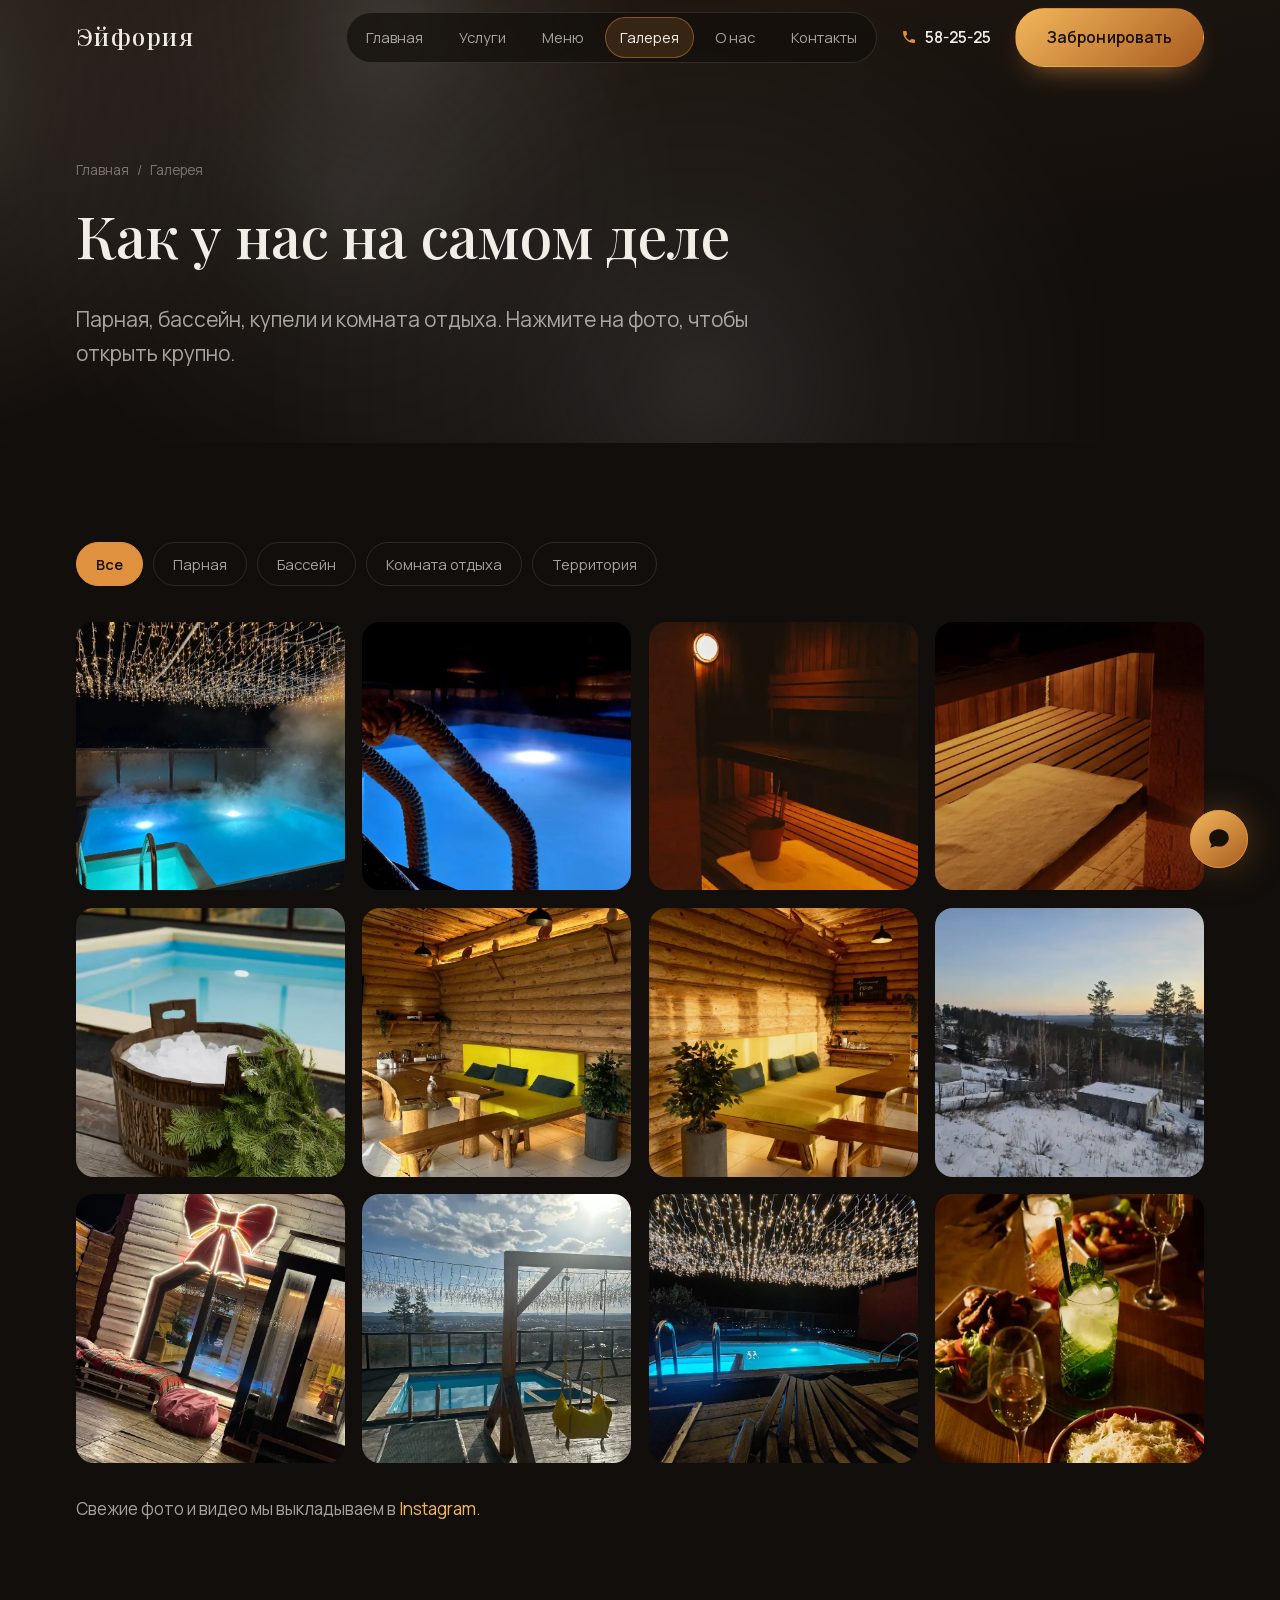
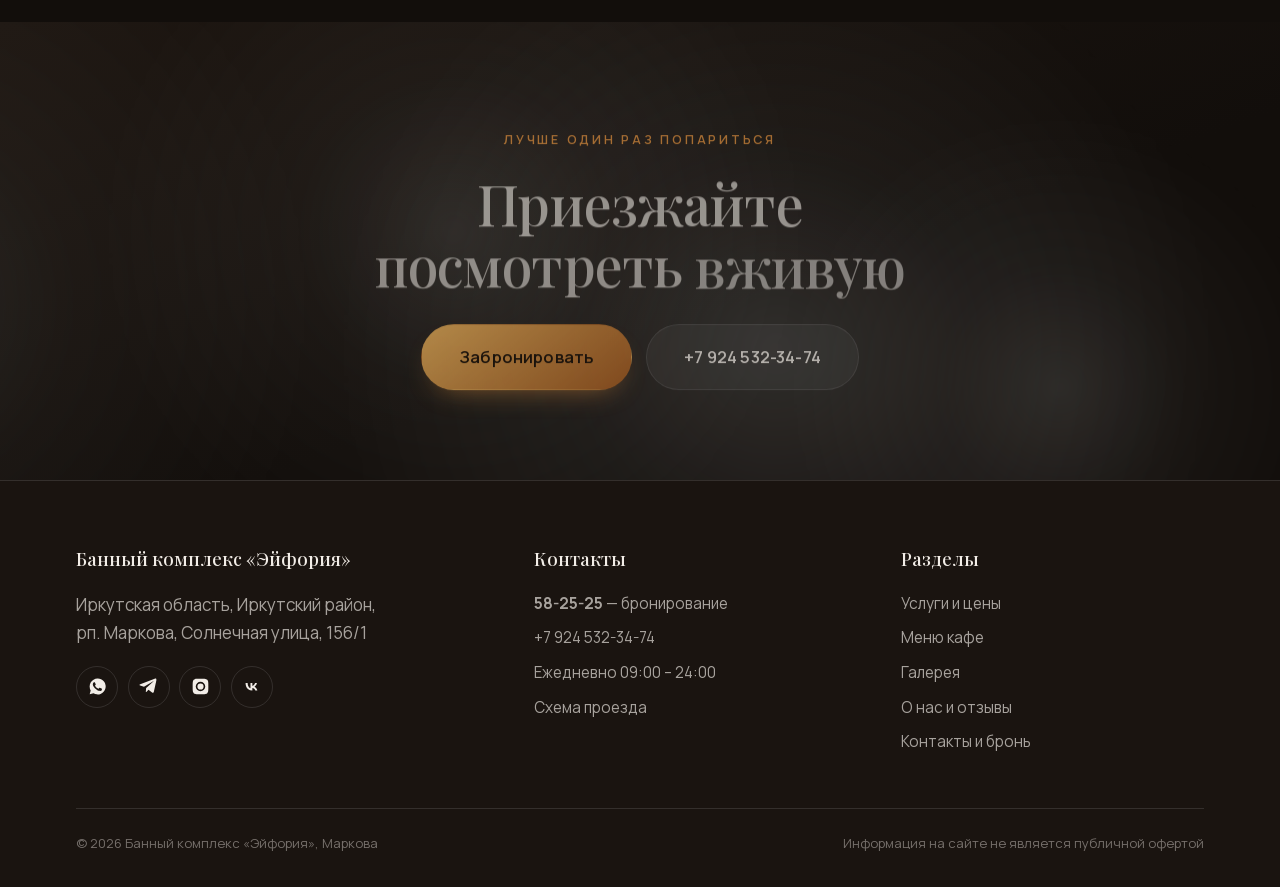
<file: gallery/index.html>
<!DOCTYPE html>
<html lang="ru">
<head>
<meta charset="utf-8">
<meta name="viewport" content="width=device-width, initial-scale=1">
<title>Галерея — фото бани с бассейном на улице, Иркутск (Маркова)</title>
<meta name="description" content="Фотографии банного комплекса «Эйфория» в рп. Маркова: русская парная на дровах, горячий бассейн под открытым небом, купели, комната отдыха и территория.">
<link rel="canonical" href="https://banyaeuforia.ru/gallery/">

<!-- ЗАКРЫТО ОТ ПОИСКОВИКОВ до запуска: сайт открывается только по прямой ссылке.
     Перед запуском рекламы эту строку УДАЛИТЬ во всех шести файлах,
     иначе Яндекс и Google не будут показывать сайт в поиске. -->
<meta name="robots" content="noindex, nofollow">

<meta property="og:url" content="https://banyaeuforia.ru/gallery/">
<meta property="og:type" content="website">
<meta property="og:locale" content="ru_RU">
<meta property="og:site_name" content="Банный комплекс «Эйфория»">
<meta property="og:title" content="Фото бани «Эйфория»: парная, бассейн на улице, комната отдыха">
<meta property="og:description" content="Фотографии банного комплекса «Эйфория» в рп. Маркова: русская парная на дровах, горячий бассейн под открытым небом, купели, комната отдыха и территория.">
<meta property="og:image" content="https://banyaeuforia.ru/assets/img/og-cover.jpg">
<meta property="og:image:width" content="1200">
<meta property="og:image:height" content="630">
<meta name="twitter:card" content="summary_large_image">
<meta name="theme-color" content="#120E0B">

<link rel="icon" href="../assets/favicon.svg" type="image/svg+xml">
<link rel="icon" href="../favicon.ico" sizes="32x32">
<!-- Иконка для «На экран Домой» на айфоне -->
<link rel="apple-touch-icon" href="../apple-touch-icon.png">
<link rel="stylesheet" href="../assets/css/fonts.css?v=39">
<link rel="stylesheet" href="../vendor/lenis.css?v=39">
<link rel="stylesheet" href="../assets/css/base.css?v=39">
<link rel="stylesheet" href="../assets/css/layout.css?v=39">
<link rel="stylesheet" href="../assets/css/components.css?v=39">
<link rel="stylesheet" href="../assets/css/sections.css?v=39">
<link rel="stylesheet" href="../assets/css/pages.css?v=39">

<!-- Прячем блоки до инициализации анимации, но только если JS включён -->
<script>document.documentElement.classList.add('js-reveal-ready');</script>
</head>

<body>
<a class="skip-link" href="#main">Перейти к содержимому</a>

<!-- ===================== ШАПКА ===================== -->
<header class="header" data-header>
  <div class="header__inner">
    <a class="logo" href="../index.html" aria-label="Банный комплекс Эйфория — на главную">
      <span class="logo__name">Эйфория</span>
      <span class="logo__tag">банный комплекс</span>
    </a>

    <nav class="nav" aria-label="Основная навигация">
      <a class="nav__link" href="../index.html">Главная</a>
      <a class="nav__link" href="../services/">Услуги</a>
      <a class="nav__link" href="../menu/">Меню</a>
      <a class="nav__link" href="../gallery/" aria-current="page">Галерея</a>
      <a class="nav__link" href="../about/">О нас</a>
      <a class="nav__link" href="../contact/">Контакты</a>
    </nav>

    <a class="header__phone" href="tel:+73952582525">
      <svg viewBox="0 0 24 24" aria-hidden="true"><path d="M6.6 10.8c1.4 2.8 3.8 5.1 6.6 6.6l2.2-2.2c.3-.3.7-.4 1-.2 1.1.4 2.4.6 3.6.6.6 0 1 .4 1 1V20c0 .6-.4 1-1 1C10.7 21 3 13.3 3 4c0-.6.4-1 1-1h3.5c.6 0 1 .4 1 1 0 1.3.2 2.5.6 3.6.1.4 0 .8-.2 1l-2.3 2.2z"/></svg>
      58-25-25
    </a>

    <a class="btn btn--primary header__cta" href="../contact/">Забронировать</a>

    <button class="burger" type="button" data-burger aria-expanded="false" aria-controls="mobile-menu" aria-label="Открыть меню">
      <span></span><span></span><span></span>
    </button>
  </div>
</header>

<!-- ===================== МОБИЛЬНОЕ МЕНЮ ===================== -->
<div class="mobile-menu" id="mobile-menu" data-mobile-menu data-lenis-prevent aria-hidden="true">
  <nav class="mobile-menu__nav" aria-label="Мобильная навигация">
    <a class="mobile-menu__link" href="../index.html">Главная</a>
    <a class="mobile-menu__link" href="../services/">Услуги и цены</a>
    <a class="mobile-menu__link" href="../menu/">Меню кафе</a>
    <a class="mobile-menu__link" href="../gallery/">Галерея</a>
    <a class="mobile-menu__link" href="../about/">О нас</a>
    <a class="mobile-menu__link" href="../contact/">Контакты</a>
  </nav>
  <div class="mobile-menu__foot">
    <a class="btn btn--primary btn--block" href="../contact/">Забронировать</a>
    <a href="tel:+73952582525"><strong>58-25-25</strong> — бронирование</a>
    <a href="tel:+79245323474">+7 924 532-34-74</a>
    <span>Ежедневно 09:00 – 24:00</span>
    <span>Маркова, Солнечная 156/1</span>
  </div>
</div>

<main id="main">

  <!-- ===================== ШАПКА СТРАНИЦЫ ===================== -->
  <section class="page-hero">
    <canvas class="page-hero__steam" data-steam data-steam-density="0.5" data-steam-speed="0.7" aria-hidden="true"></canvas>
    <div class="wrap page-hero__inner">
      <nav class="crumbs" aria-label="Хлебные крошки">
        <a href="../index.html">Главная</a> <span aria-hidden="true">/</span> <span>Галерея</span>
      </nav>
      <h1>Как у нас на самом деле</h1>
      <p class="lead">
        Парная, бассейн, купели и комната отдыха. Нажмите на фото, чтобы открыть крупно.
      </p>
    </div>
  </section>

  <!-- ===================== СЕТКА ===================== -->
  <section class="section" aria-labelledby="gallery-title">
    <div class="wrap">
      <h2 id="gallery-title" class="visually-hidden">Фотогалерея банного комплекса</h2>

      <!-- Фильтр по категориям -->
      <div class="filters" role="group" aria-label="Фильтр фотографий">
        <button class="filter is-active" type="button" data-filter="all">Все</button>
        <button class="filter" type="button" data-filter="banya">Парная</button>
        <button class="filter" type="button" data-filter="pool">Бассейн</button>
        <button class="filter" type="button" data-filter="rest">Комната отдыха</button>
        <button class="filter" type="button" data-filter="outside">Территория</button>
      </div>

      <!--
        Как заменить фото: внутри <button> вместо блока
        <div class="media-ph">…</div> поставить
        <img src="../assets/img/ИМЯ-ФАЙЛА.webp" alt="Описание" loading="lazy" width="1200" height="900">
        Категория задаётся атрибутом data-category, подпись — data-caption.
      -->
      <div class="gallery" data-reveal="fade">
        <button class="gallery__item" type="button" data-lightbox data-category="pool" data-caption="Горячий бассейн на улице зимой">
          <img class="photo photo--square" src="../assets/img/hero-pool-steam.webp" alt="Пар над горячим бассейном под открытым небом" width="1440" height="1833" loading="lazy" srcset="../assets/img/hero-pool-steam-sm.webp 1200w, ../assets/img/hero-pool-steam.webp 1440w" sizes="(max-width: 780px) 100vw, 1440px">
          <span class="gallery__caption">Бассейн зимой</span>
        </button>
        <button class="gallery__item" type="button" data-lightbox data-category="pool" data-caption="Вечернее купание под открытым небом">
          <img class="photo photo--square" src="../assets/img/pool-night.webp" alt="Подсветка бассейна вечером" width="1179" height="1475" loading="lazy" srcset="../assets/img/pool-night-sm.webp 820w, ../assets/img/pool-night.webp 1179w" sizes="(max-width: 780px) 100vw, 700px">
          <span class="gallery__caption">Бассейн вечером</span>
        </button>
        <button class="gallery__item" type="button" data-lightbox data-category="banya" data-caption="Русская парная на дровах">
          <img class="photo photo--square" src="../assets/img/banya-parnaya.webp" alt="Русская парная на дровах" width="853" height="1222" loading="lazy" srcset="../assets/img/banya-parnaya-sm.webp 820w, ../assets/img/banya-parnaya.webp 853w" sizes="(max-width: 780px) 100vw, 700px">
          <span class="gallery__caption">Парная</span>
        </button>
        <button class="gallery__item" type="button" data-lightbox data-category="banya" data-caption="Дровяная печь">
          <img class="photo photo--square" src="../assets/img/banya-polki.webp" alt="Полки в парной на дровах" width="1400" height="2005" loading="lazy" srcset="../assets/img/banya-polki-sm.webp 820w, ../assets/img/banya-polki.webp 1400w" sizes="(max-width: 780px) 100vw, 700px">
          <span class="gallery__caption">Печь на дровах</span>
        </button>
        <button class="gallery__item" type="button" data-lightbox data-category="banya" data-caption="Купель с холодной водой">
          <img class="photo photo--square" src="../assets/img/kupel-ice.webp" alt="Купель со льдом" width="1400" height="2005" loading="lazy" srcset="../assets/img/kupel-ice-sm.webp 820w, ../assets/img/kupel-ice.webp 1400w" sizes="(max-width: 780px) 100vw, 700px">
          <span class="gallery__caption">Купель</span>
        </button>
        <button class="gallery__item" type="button" data-lightbox data-category="rest" data-caption="Комната отдыха с панорамными окнами">
          <img class="photo photo--square" src="../assets/img/rest-room.webp" alt="Комната отдыха с панорамными окнами" width="1440" height="2444" loading="lazy" srcset="../assets/img/rest-room-sm.webp 820w, ../assets/img/rest-room.webp 1440w" sizes="(max-width: 780px) 100vw, 700px">
          <span class="gallery__caption">Комната отдыха</span>
        </button>
        <button class="gallery__item" type="button" data-lightbox data-category="rest" data-caption="Большой стол для компании">
          <img class="photo photo--square" src="../assets/img/rest-table.webp" alt="Стол на всю компанию" width="1400" height="2005" loading="lazy" srcset="../assets/img/rest-table-sm.webp 820w, ../assets/img/rest-table.webp 1400w" sizes="(max-width: 780px) 100vw, 700px">
          <span class="gallery__caption">Стол на компанию</span>
        </button>
        <button class="gallery__item" type="button" data-lightbox data-category="outside" data-caption="Территория комплекса зимой">
          <img class="photo photo--square" src="../assets/img/outside-snow.webp" alt="Вид на заснеженную долину с территории" width="1400" height="1002" loading="lazy" srcset="../assets/img/outside-snow-sm.webp 820w, ../assets/img/outside-snow.webp 1400w" sizes="(max-width: 780px) 100vw, 700px">
          <span class="gallery__caption">Территория зимой</span>
        </button>
        <button class="gallery__item" type="button" data-lightbox data-category="outside" data-caption="Вход в банный комплекс">
          <img class="photo photo--square" src="../assets/img/outside-entrance.webp" alt="Вход в банный комплекс с подсветкой" width="1400" height="2376" loading="lazy" srcset="../assets/img/outside-entrance-sm.webp 820w, ../assets/img/outside-entrance.webp 1400w" sizes="(max-width: 780px) 100vw, 700px">
          <span class="gallery__caption">Вход</span>
        </button>
        <button class="gallery__item" type="button" data-lightbox data-category="outside" data-caption="Беседка и двор">
          <img class="photo photo--square" src="../assets/img/deck-swing.webp" alt="Качели у бассейна на террасе" width="1400" height="1782" loading="lazy" srcset="../assets/img/deck-swing-sm.webp 820w, ../assets/img/deck-swing.webp 1400w" sizes="(max-width: 780px) 100vw, 700px">
          <span class="gallery__caption">Двор</span>
        </button>
        <button class="gallery__item" type="button" data-lightbox data-category="pool" data-caption="Видео: пар над бассейном">
          <img class="photo photo--square" src="../assets/img/pool-lights.webp" alt="Бассейн под гирляндами ночью" width="1400" height="1782" loading="lazy" srcset="../assets/img/pool-lights-sm.webp 1200w, ../assets/img/pool-lights.webp 1400w" sizes="(max-width: 780px) 100vw, 1440px">
          <span class="gallery__caption">Видео с бассейном</span>
        </button>
        <button class="gallery__item" type="button" data-lightbox data-category="rest" data-caption="Кафе и меню">
          <img class="photo photo--square" src="../assets/img/cafe-stol.webp" alt="Стол с закусками и напитками" width="1400" height="2005" loading="lazy" srcset="../assets/img/cafe-stol-sm.webp 820w, ../assets/img/cafe-stol.webp 1400w" sizes="(max-width: 780px) 100vw, 700px">
          <span class="gallery__caption">Кафе</span>
        </button>
      </div>

      <p class="muted" style="margin-top: 2rem;">
        Свежие фото и видео мы выкладываем в
        <a href="https://www.instagram.com/banya_euforia_/" target="_blank" rel="noopener" style="color: var(--c-accent-soft);">Instagram</a>.
      </p>
    </div>
  </section>

  <!-- ===================== CTA ===================== -->
  <section class="section cta" aria-labelledby="cta-title">
    <canvas class="cta__steam" data-steam data-steam-density="0.55" data-steam-speed="0.7" aria-hidden="true"></canvas>
    <div class="wrap wrap--narrow cta__inner" data-reveal="up">
      <span class="eyebrow">Лучше один раз попариться</span>
      <h2 class="cta__title" id="cta-title">Приезжайте посмотреть вживую</h2>
      <div class="cta__actions">
        <a class="btn btn--primary btn--lg" href="../contact/">Забронировать</a>
        <a class="btn btn--ghost btn--lg" href="tel:+79245323474">+7 924 532-34-74</a>
      </div>
    </div>
  </section>


</main>

<!-- ===================== ФУТЕР ===================== -->
<footer class="footer">
  <div class="wrap">
    <div class="footer__grid">
      <div>
        <p class="footer__title">Банный комплекс «Эйфория»</p>
        <p class="muted">
          Иркутская область, Иркутский район,<br>
          рп. Маркова, Солнечная улица, 156/1
        </p>
        <div class="footer__socials">
          <a class="footer__social" href="https://wa.me/79643582525" target="_blank" rel="noopener" aria-label="WhatsApp">
            <svg viewBox="0 0 24 24" aria-hidden="true"><path d="M12 2a10 10 0 0 0-8.6 15l-1.3 4.7 4.8-1.3A10 10 0 1 0 12 2zm5.8 14.2c-.2.7-1.4 1.3-2 1.4-.5.1-1.1.1-1.8-.1-.4-.1-1-.3-1.7-.6-3-1.3-4.9-4.3-5-4.5-.2-.2-1.2-1.6-1.2-3s.7-2.1 1-2.4c.2-.3.5-.3.7-.3h.5c.2 0 .4 0 .6.5l.8 2c.1.2.1.3 0 .5l-.3.5-.4.4c-.1.1-.3.3-.1.6.2.3.8 1.3 1.7 2.1 1.1 1 2.1 1.3 2.4 1.4.2.1.4.1.6-.1l.8-1c.2-.2.3-.2.6-.1l2 1c.3.1.4.2.5.3.1.2.1.7-.1 1.4z"/></svg>
          </a>
          <a class="footer__social" href="https://t.me/banya_euforia" target="_blank" rel="noopener" aria-label="Telegram">
            <svg viewBox="0 0 24 24" aria-hidden="true"><path d="M21.9 4.3 18.7 19c-.2 1-.9 1.3-1.8.8l-4.9-3.6-2.4 2.3c-.3.3-.5.5-1 .5l.4-5 9.1-8.2c.4-.4-.1-.6-.6-.2L6.3 12.2 1.4 10.7c-1-.3-1.1-1 .2-1.5l19-7.3c.9-.3 1.6.2 1.3 2.4z"/></svg>
          </a>
          <a class="footer__social" href="https://www.instagram.com/banya_euforia_/" target="_blank" rel="noopener" aria-label="Instagram">
            <svg viewBox="0 0 24 24" aria-hidden="true"><path d="M12 2.2c3.2 0 3.6 0 4.9.1 1.2.1 1.8.3 2.2.4.6.2 1 .5 1.4.9.4.4.7.8.9 1.4.2.4.4 1 .4 2.2.1 1.3.1 1.7.1 4.8s0 3.5-.1 4.8c0 1.2-.2 1.8-.4 2.2-.2.6-.5 1-.9 1.4-.4.4-.8.7-1.4.9-.4.2-1 .4-2.2.4-1.3.1-1.7.1-4.9.1s-3.6 0-4.9-.1c-1.2 0-1.8-.2-2.2-.4-.6-.2-1-.5-1.4-.9-.4-.4-.7-.8-.9-1.4-.2-.4-.4-1-.4-2.2-.1-1.3-.1-1.7-.1-4.8s0-3.5.1-4.8c0-1.2.2-1.8.4-2.2.2-.6.5-1 .9-1.4.4-.4.8-.7 1.4-.9.4-.2 1-.4 2.2-.4 1.3-.1 1.7-.1 4.9-.1zm0 3.8a6 6 0 1 0 0 12 6 6 0 0 0 0-12zm0 9.9a3.9 3.9 0 1 1 0-7.8 3.9 3.9 0 0 1 0 7.8zm7.6-10.1a1.4 1.4 0 1 1-2.8 0 1.4 1.4 0 0 1 2.8 0z"/></svg>
          </a>
          <a class="footer__social" href="https://vk.com/banya_euforia" target="_blank" rel="noopener" aria-label="ВКонтакте">
            <svg viewBox="0 0 24 24" aria-hidden="true"><path d="M12.8 17c-5 0-8.2-3.5-8.3-9.3h2.6c.1 4.3 2.1 6.1 3.6 6.5V7.7h2.4v3.7c1.4-.2 2.9-1.8 3.4-3.7h2.4c-.4 2.3-2 3.9-3.1 4.6 1.1.6 2.9 2 3.6 4.7h-2.6c-.5-1.7-1.9-3-3.7-3.2V17h-.3z"/></svg>
          </a>
        </div>
      </div>

      <div>
        <p class="footer__title">Контакты</p>
        <ul class="footer__list">
          <li><a href="tel:+73952582525"><strong>58-25-25</strong> — бронирование</a></li>
          <li><a href="tel:+79245323474">+7 924 532-34-74</a></li>
          <li>Ежедневно 09:00 – 24:00</li>
          <li><a href="../contact/">Схема проезда</a></li>
        </ul>
      </div>

      <div>
        <p class="footer__title">Разделы</p>
        <ul class="footer__list">
          <li><a href="../services/">Услуги и цены</a></li>
          <li><a href="../menu/">Меню кафе</a></li>
          <li><a href="../gallery/">Галерея</a></li>
          <li><a href="../about/">О нас и отзывы</a></li>
          <li><a href="../contact/">Контакты и бронь</a></li>
        </ul>
      </div>
    </div>

    <div class="footer__bottom">
      <span>© 2026 Банный комплекс «Эйфория», Маркова</span>
      <span>Информация на сайте не является публичной офертой</span>
    </div>
  </div>
</footer>

<!-- ===================== ПЛАВАЮЩАЯ КНОПКА СВЯЗИ ===================== -->
<div class="fab" data-fab>
  <button class="fab__toggle" type="button" data-fab-toggle aria-expanded="false" aria-controls="fab-list" aria-label="Связаться с нами">
    <svg class="fab__icon-open" viewBox="0 0 24 24" aria-hidden="true"><path d="M12 3c5 0 9 3.6 9 8s-4 8-9 8c-1 0-2-.2-3-.5L4 20l1.2-3.3C3.8 15.3 3 13.3 3 11c0-4.4 4-8 9-8z"/></svg>
    <svg class="fab__icon-close" viewBox="0 0 24 24" aria-hidden="true"><path d="M18.3 5.7 12 12l6.3 6.3-1.4 1.4L10.6 13.4 6.3 17.7 4.9 16.3 9.2 12 4.9 7.7l1.4-1.4L10.6 10.6l6.3-6.3z"/></svg>
  </button>

  <ul class="fab__list" id="fab-list" data-fab-list>
    <li>
      <a class="fab__link" href="https://wa.me/79643582525" target="_blank" rel="noopener">
        <svg viewBox="0 0 24 24" aria-hidden="true" fill="#25D366"><path d="M12 2a10 10 0 0 0-8.6 15l-1.3 4.7 4.8-1.3A10 10 0 1 0 12 2zm5.8 14.2c-.2.7-1.4 1.3-2 1.4-.5.1-1.1.1-1.8-.1-.4-.1-1-.3-1.7-.6-3-1.3-4.9-4.3-5-4.5-.2-.2-1.2-1.6-1.2-3s.7-2.1 1-2.4c.2-.3.5-.3.7-.3h.5c.2 0 .4 0 .6.5l.8 2c.1.2.1.3 0 .5l-.3.5-.4.4c-.1.1-.3.3-.1.6.2.3.8 1.3 1.7 2.1 1.1 1 2.1 1.3 2.4 1.4.2.1.4.1.6-.1l.8-1c.2-.2.3-.2.6-.1l2 1c.3.1.4.2.5.3.1.2.1.7-.1 1.4z"/></svg>
        WhatsApp
      </a>
    </li>
    <li>
      <a class="fab__link" href="https://t.me/banya_euforia" target="_blank" rel="noopener">
        <svg viewBox="0 0 24 24" aria-hidden="true" fill="#2AABEE"><path d="M21.9 4.3 18.7 19c-.2 1-.9 1.3-1.8.8l-4.9-3.6-2.4 2.3c-.3.3-.5.5-1 .5l.4-5 9.1-8.2c.4-.4-.1-.6-.6-.2L6.3 12.2 1.4 10.7c-1-.3-1.1-1 .2-1.5l19-7.3c.9-.3 1.6.2 1.3 2.4z"/></svg>
        Telegram
      </a>
    </li>
    <li>
      <a class="fab__link" href="https://www.instagram.com/banya_euforia_/" target="_blank" rel="noopener">
        <svg viewBox="0 0 24 24" aria-hidden="true" fill="#E1306C"><path d="M12 2.2c3.2 0 3.6 0 4.9.1 1.2.1 1.8.3 2.2.4.6.2 1 .5 1.4.9.4.4.7.8.9 1.4.2.4.4 1 .4 2.2.1 1.3.1 1.7.1 4.8s0 3.5-.1 4.8c0 1.2-.2 1.8-.4 2.2-.2.6-.5 1-.9 1.4-.4.4-.8.7-1.4.9-.4.2-1 .4-2.2.4-1.3.1-1.7.1-4.9.1s-3.6 0-4.9-.1c-1.2 0-1.8-.2-2.2-.4-.6-.2-1-.5-1.4-.9-.4-.4-.7-.8-.9-1.4-.2-.4-.4-1-.4-2.2-.1-1.3-.1-1.7-.1-4.8s0-3.5.1-4.8c0-1.2.2-1.8.4-2.2.2-.6.5-1 .9-1.4.4-.4.8-.7 1.4-.9.4-.2 1-.4 2.2-.4 1.3-.1 1.7-.1 4.9-.1zm0 3.8a6 6 0 1 0 0 12 6 6 0 0 0 0-12zm0 9.9a3.9 3.9 0 1 1 0-7.8 3.9 3.9 0 0 1 0 7.8zm7.6-10.1a1.4 1.4 0 1 1-2.8 0 1.4 1.4 0 0 1 2.8 0z"/></svg>
        Instagram
      </a>
    </li>
    <li>
      <a class="fab__link" href="tel:+73952582525">
        <svg viewBox="0 0 24 24" aria-hidden="true" fill="#E0913F"><path d="M6.6 10.8c1.4 2.8 3.8 5.1 6.6 6.6l2.2-2.2c.3-.3.7-.4 1-.2 1.1.4 2.4.6 3.6.6.6 0 1 .4 1 1V20c0 .6-.4 1-1 1C10.7 21 3 13.3 3 4c0-.6.4-1 1-1h3.5c.6 0 1 .4 1 1 0 1.3.2 2.5.6 3.6.1.4 0 .8-.2 1l-2.3 2.2z"/></svg>
        Позвонить
      </a>
    </li>
  </ul>
</div>

<script src="../vendor/gsap.min.js?v=39" defer></script>
<script src="../vendor/ScrollTrigger.min.js?v=39" defer></script>
<script src="../vendor/lenis.min.js?v=39" defer></script>
<script src="../assets/js/motion.js?v=39" defer></script>
<script src="../assets/js/lenis-init.js?v=39" defer></script>
<script src="../assets/js/reveal.js?v=39" defer></script>
<script src="../assets/js/fx/ripple.js?v=39" defer></script>
<script src="../assets/js/fx/steam.js?v=39" defer></script>
<script src="../assets/js/fx/embers.js?v=39" defer></script>
<script src="../assets/js/hero-video.js?v=39" defer></script>
<script src="../assets/js/lightbox.js?v=39" defer></script>
<script src="../assets/js/booking-form.js?v=39" defer></script>
<script src="../assets/js/analytics.js?v=39" defer></script>
<script src="../assets/js/app.js?v=39" defer></script>
</body>
</html>
</file>
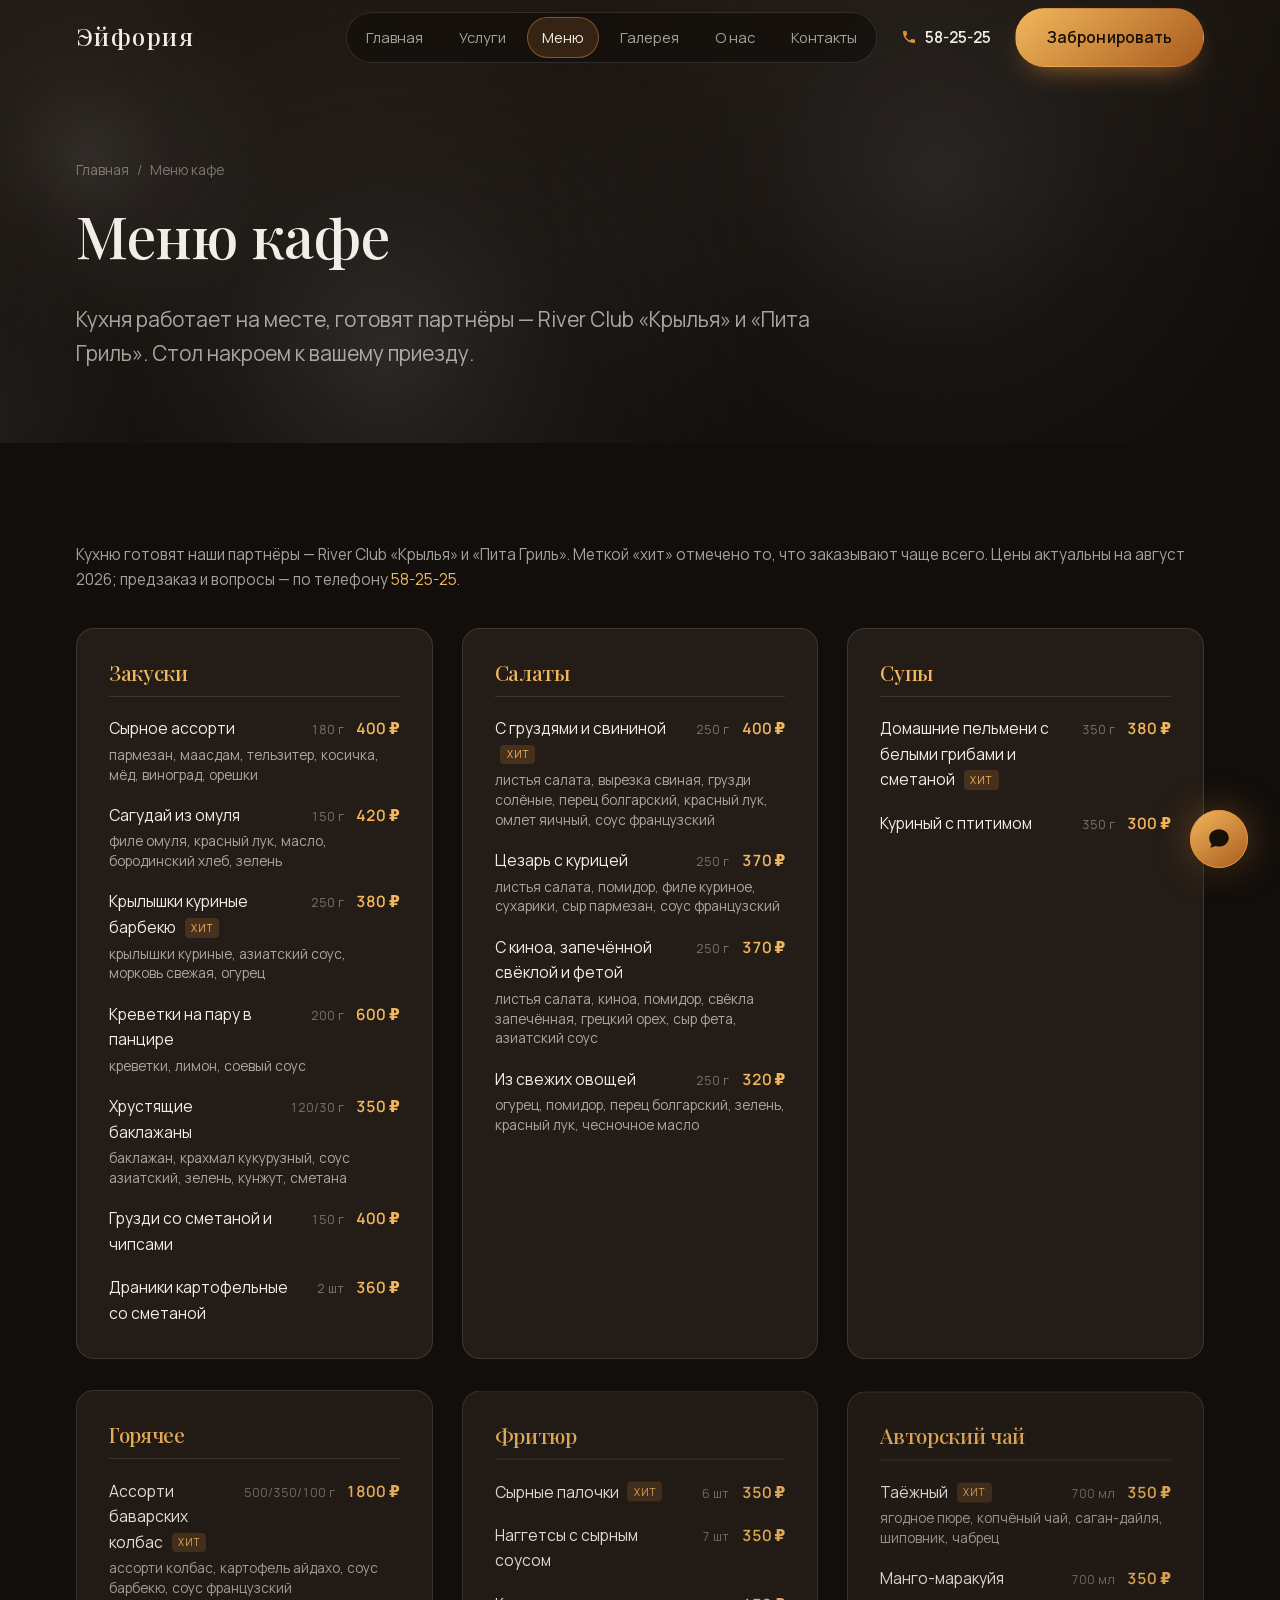
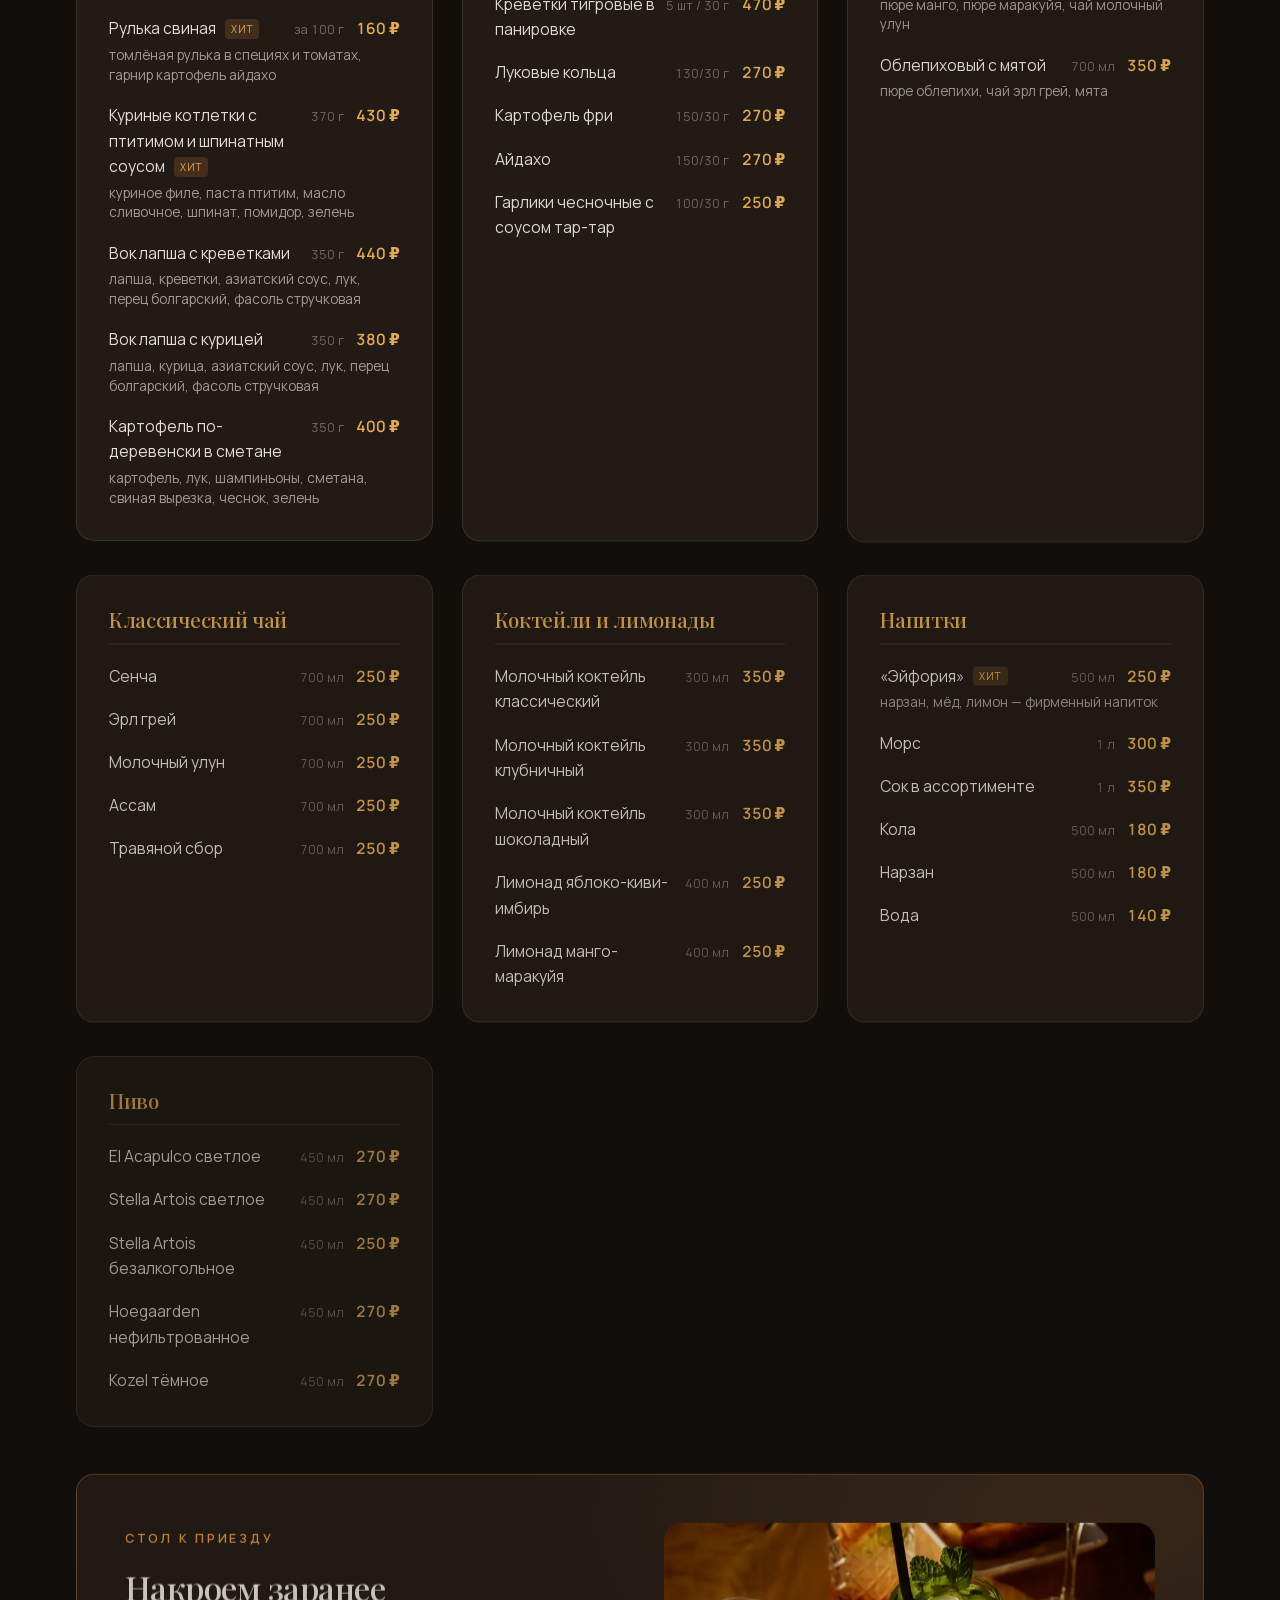
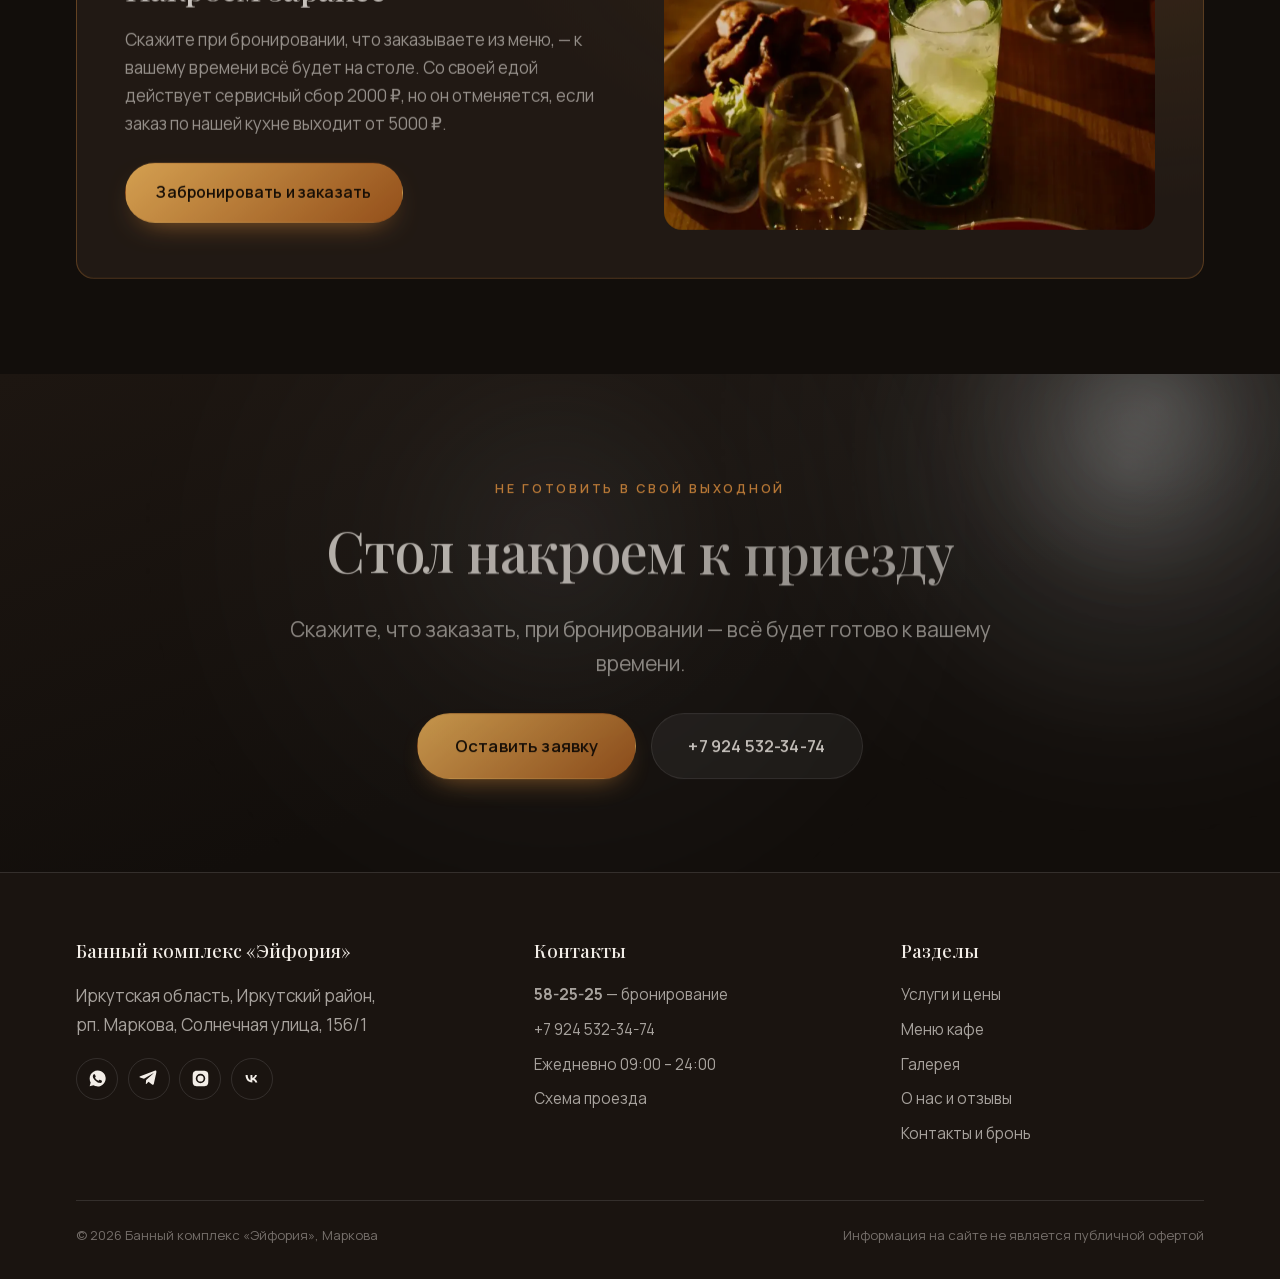
<file: menu/index.html>
<!DOCTYPE html>
<html lang="ru">
<head>
<meta charset="utf-8">
<meta name="viewport" content="width=device-width, initial-scale=1">
<title>Меню кафе — баня «Эйфория», Маркова под Иркутском</title>
<meta name="description" content="Меню кафе банного комплекса «Эйфория» в Маркова под Иркутском: закуски, салаты, супы, горячее, фритюр, авторский чай, лимонады и пиво. Стол накроем к вашему приезду.">
<link rel="canonical" href="https://banyaeuforia.ru/menu/">

<!-- ЗАКРЫТО ОТ ПОИСКОВИКОВ до запуска: сайт открывается только по прямой ссылке.
     Перед запуском рекламы эту строку УДАЛИТЬ во всех шести файлах,
     иначе Яндекс и Google не будут показывать сайт в поиске. -->
<meta name="robots" content="noindex, nofollow">

<meta property="og:url" content="https://banyaeuforia.ru/menu/">
<meta property="og:type" content="website">
<meta property="og:locale" content="ru_RU">
<meta property="og:site_name" content="Банный комплекс «Эйфория»">
<meta property="og:title" content="Меню кафе бани «Эйфория» — Маркова, Иркутск">
<meta property="og:description" content="Закуски, салаты, супы, горячее, авторский чай и лимонады. Стол накроем к вашему приезду.">
<meta property="og:image" content="https://banyaeuforia.ru/assets/img/og-cover.jpg">
<meta property="og:image:width" content="1200">
<meta property="og:image:height" content="630">
<meta name="twitter:card" content="summary_large_image">
<meta name="theme-color" content="#120E0B">

<link rel="icon" href="../assets/favicon.svg" type="image/svg+xml">
<link rel="icon" href="../favicon.ico" sizes="32x32">
<!-- Иконка для «На экран Домой» на айфоне -->
<link rel="apple-touch-icon" href="../apple-touch-icon.png">
<link rel="stylesheet" href="../assets/css/fonts.css?v=39">
<link rel="stylesheet" href="../vendor/lenis.css?v=39">
<link rel="stylesheet" href="../assets/css/base.css?v=39">
<link rel="stylesheet" href="../assets/css/layout.css?v=39">
<link rel="stylesheet" href="../assets/css/components.css?v=39">
<link rel="stylesheet" href="../assets/css/sections.css?v=39">
<link rel="stylesheet" href="../assets/css/pages.css?v=39">

<!-- Прячем блоки до инициализации анимации, но только если JS включён -->
<script>document.documentElement.classList.add('js-reveal-ready');</script>
</head>

<body>
<a class="skip-link" href="#main">Перейти к содержимому</a>

<!-- ===================== ШАПКА ===================== -->
<header class="header" data-header>
  <div class="header__inner">
    <a class="logo" href="../index.html" aria-label="Банный комплекс Эйфория — на главную">
      <span class="logo__name">Эйфория</span>
      <span class="logo__tag">банный комплекс</span>
    </a>

    <nav class="nav" aria-label="Основная навигация">
      <a class="nav__link" href="../index.html">Главная</a>
      <a class="nav__link" href="../services/">Услуги</a>
      <a class="nav__link" href="../menu/" aria-current="page">Меню</a>
      <a class="nav__link" href="../gallery/">Галерея</a>
      <a class="nav__link" href="../about/">О нас</a>
      <a class="nav__link" href="../contact/">Контакты</a>
    </nav>

    <a class="header__phone" href="tel:+73952582525">
      <svg viewBox="0 0 24 24" aria-hidden="true"><path d="M6.6 10.8c1.4 2.8 3.8 5.1 6.6 6.6l2.2-2.2c.3-.3.7-.4 1-.2 1.1.4 2.4.6 3.6.6.6 0 1 .4 1 1V20c0 .6-.4 1-1 1C10.7 21 3 13.3 3 4c0-.6.4-1 1-1h3.5c.6 0 1 .4 1 1 0 1.3.2 2.5.6 3.6.1.4 0 .8-.2 1l-2.3 2.2z"/></svg>
      58-25-25
    </a>

    <a class="btn btn--primary header__cta" href="../contact/">Забронировать</a>

    <button class="burger" type="button" data-burger aria-expanded="false" aria-controls="mobile-menu" aria-label="Открыть меню">
      <span></span><span></span><span></span>
    </button>
  </div>
</header>

<!-- ===================== МОБИЛЬНОЕ МЕНЮ ===================== -->
<div class="mobile-menu" id="mobile-menu" data-mobile-menu data-lenis-prevent aria-hidden="true">
  <nav class="mobile-menu__nav" aria-label="Мобильная навигация">
    <a class="mobile-menu__link" href="../index.html">Главная</a>
    <a class="mobile-menu__link" href="../services/">Услуги и цены</a>
    <a class="mobile-menu__link" href="../menu/">Меню кафе</a>
    <a class="mobile-menu__link" href="../gallery/">Галерея</a>
    <a class="mobile-menu__link" href="../about/">О нас</a>
    <a class="mobile-menu__link" href="../contact/">Контакты</a>
  </nav>
  <div class="mobile-menu__foot">
    <a class="btn btn--primary btn--block" href="../contact/">Забронировать</a>
    <a href="tel:+73952582525"><strong>58-25-25</strong> — бронирование</a>
    <a href="tel:+79245323474">+7 924 532-34-74</a>
    <span>Ежедневно 09:00 – 24:00</span>
    <span>Маркова, Солнечная 156/1</span>
  </div>
</div>

<main id="main">

  <!-- ===================== ШАПКА СТРАНИЦЫ ===================== -->
  <section class="page-hero">
    <canvas class="page-hero__steam" data-steam data-steam-density="0.5" data-steam-speed="0.7" aria-hidden="true"></canvas>
    <div class="wrap page-hero__inner">
      <nav class="crumbs" aria-label="Хлебные крошки">
        <a href="../index.html">Главная</a> <span aria-hidden="true">/</span> <span>Меню кафе</span>
      </nav>
      <h1>Меню кафе</h1>
      <p class="lead">
        Кухня работает на месте, готовят партнёры — River Club «Крылья» и «Пита Гриль».
        Стол накроем к вашему приезду.
      </p>
    </div>
  </section>

  <!-- ===================== МЕНЮ ===================== -->
  <section class="section" aria-labelledby="menu-title">
    <div class="wrap">
      <h2 id="menu-title" class="visually-hidden">Блюда и напитки</h2>

      <p class="menu-note" data-reveal="fade">
        Кухню готовят наши партнёры — River Club «Крылья» и «Пита Гриль». Меткой «хит»
        отмечено то, что заказывают чаще всего. Цены актуальны на август 2026;
        предзаказ и вопросы — по телефону <a href="tel:+73952582525">58-25-25</a>.
      </p>

      <div class="menu-grid">
        <section class="menu-card" data-reveal="up">
          <h3 class="menu-card__title">Закуски</h3>
          <ul class="menu-list">
          <li>
            <span class="menu-list__name">Сырное ассорти</span>
            <span class="menu-list__portion">180 г</span>
            <span class="menu-list__price">400 ₽</span>
            <p class="menu-list__desc">пармезан, маасдам, тельзитер, косичка, мёд, виноград, орешки</p>
          </li>
          <li>
            <span class="menu-list__name">Сагудай из омуля</span>
            <span class="menu-list__portion">150 г</span>
            <span class="menu-list__price">420 ₽</span>
            <p class="menu-list__desc">филе омуля, красный лук, масло, бородинский хлеб, зелень</p>
          </li>
          <li>
            <span class="menu-list__name">Крылышки куриные барбекю <span class="menu-list__hit">хит</span></span>
            <span class="menu-list__portion">250 г</span>
            <span class="menu-list__price">380 ₽</span>
            <p class="menu-list__desc">крылышки куриные, азиатский соус, морковь свежая, огурец</p>
          </li>
          <li>
            <span class="menu-list__name">Креветки на пару в панцире</span>
            <span class="menu-list__portion">200 г</span>
            <span class="menu-list__price">600 ₽</span>
            <p class="menu-list__desc">креветки, лимон, соевый соус</p>
          </li>
          <li>
            <span class="menu-list__name">Хрустящие баклажаны</span>
            <span class="menu-list__portion">120/30 г</span>
            <span class="menu-list__price">350 ₽</span>
            <p class="menu-list__desc">баклажан, крахмал кукурузный, соус азиатский, зелень, кунжут, сметана</p>
          </li>
          <li>
            <span class="menu-list__name">Грузди со сметаной и чипсами</span>
            <span class="menu-list__portion">150 г</span>
            <span class="menu-list__price">400 ₽</span>
          </li>
          <li>
            <span class="menu-list__name">Драники картофельные со сметаной</span>
            <span class="menu-list__portion">2 шт</span>
            <span class="menu-list__price">360 ₽</span>
          </li>
          </ul>
        </section>

        <section class="menu-card" data-reveal="up" data-reveal-delay="0.05">
          <h3 class="menu-card__title">Салаты</h3>
          <ul class="menu-list">
          <li>
            <span class="menu-list__name">С груздями и свининой <span class="menu-list__hit">хит</span></span>
            <span class="menu-list__portion">250 г</span>
            <span class="menu-list__price">400 ₽</span>
            <p class="menu-list__desc">листья салата, вырезка свиная, грузди солёные, перец болгарский, красный лук, омлет яичный, соус французский</p>
          </li>
          <li>
            <span class="menu-list__name">Цезарь с курицей</span>
            <span class="menu-list__portion">250 г</span>
            <span class="menu-list__price">370 ₽</span>
            <p class="menu-list__desc">листья салата, помидор, филе куриное, сухарики, сыр пармезан, соус французский</p>
          </li>
          <li>
            <span class="menu-list__name">С киноа, запечённой свёклой и фетой</span>
            <span class="menu-list__portion">250 г</span>
            <span class="menu-list__price">370 ₽</span>
            <p class="menu-list__desc">листья салата, киноа, помидор, свёкла запечённая, грецкий орех, сыр фета, азиатский соус</p>
          </li>
          <li>
            <span class="menu-list__name">Из свежих овощей</span>
            <span class="menu-list__portion">250 г</span>
            <span class="menu-list__price">320 ₽</span>
            <p class="menu-list__desc">огурец, помидор, перец болгарский, зелень, красный лук, чесночное масло</p>
          </li>
          </ul>
        </section>

        <section class="menu-card" data-reveal="up" data-reveal-delay="0.10">
          <h3 class="menu-card__title">Супы</h3>
          <ul class="menu-list">
          <li>
            <span class="menu-list__name">Домашние пельмени с белыми грибами и сметаной <span class="menu-list__hit">хит</span></span>
            <span class="menu-list__portion">350 г</span>
            <span class="menu-list__price">380 ₽</span>
          </li>
          <li>
            <span class="menu-list__name">Куриный с птитимом</span>
            <span class="menu-list__portion">350 г</span>
            <span class="menu-list__price">300 ₽</span>
          </li>
          </ul>
        </section>

        <section class="menu-card" data-reveal="up" data-reveal-delay="0.15">
          <h3 class="menu-card__title">Горячее</h3>
          <ul class="menu-list">
          <li>
            <span class="menu-list__name">Ассорти баварских колбас <span class="menu-list__hit">хит</span></span>
            <span class="menu-list__portion">500/350/100 г</span>
            <span class="menu-list__price">1800 ₽</span>
            <p class="menu-list__desc">ассорти колбас, картофель айдахо, соус барбекю, соус французский</p>
          </li>
          <li>
            <span class="menu-list__name">Рулька свиная <span class="menu-list__hit">хит</span></span>
            <span class="menu-list__portion">за 100 г</span>
            <span class="menu-list__price">160 ₽</span>
            <p class="menu-list__desc">томлёная рулька в специях и томатах, гарнир картофель айдахо</p>
          </li>
          <li>
            <span class="menu-list__name">Куриные котлетки с птитимом и шпинатным соусом <span class="menu-list__hit">хит</span></span>
            <span class="menu-list__portion">370 г</span>
            <span class="menu-list__price">430 ₽</span>
            <p class="menu-list__desc">куриное филе, паста птитим, масло сливочное, шпинат, помидор, зелень</p>
          </li>
          <li>
            <span class="menu-list__name">Вок лапша с креветками</span>
            <span class="menu-list__portion">350 г</span>
            <span class="menu-list__price">440 ₽</span>
            <p class="menu-list__desc">лапша, креветки, азиатский соус, лук, перец болгарский, фасоль стручковая</p>
          </li>
          <li>
            <span class="menu-list__name">Вок лапша с курицей</span>
            <span class="menu-list__portion">350 г</span>
            <span class="menu-list__price">380 ₽</span>
            <p class="menu-list__desc">лапша, курица, азиатский соус, лук, перец болгарский, фасоль стручковая</p>
          </li>
          <li>
            <span class="menu-list__name">Картофель по-деревенски в сметане</span>
            <span class="menu-list__portion">350 г</span>
            <span class="menu-list__price">400 ₽</span>
            <p class="menu-list__desc">картофель, лук, шампиньоны, сметана, свиная вырезка, чеснок, зелень</p>
          </li>
          </ul>
        </section>

        <section class="menu-card" data-reveal="up" data-reveal-delay="0.20">
          <h3 class="menu-card__title">Фритюр</h3>
          <ul class="menu-list">
          <li>
            <span class="menu-list__name">Сырные палочки <span class="menu-list__hit">хит</span></span>
            <span class="menu-list__portion">6 шт</span>
            <span class="menu-list__price">350 ₽</span>
          </li>
          <li>
            <span class="menu-list__name">Наггетсы с сырным соусом</span>
            <span class="menu-list__portion">7 шт</span>
            <span class="menu-list__price">350 ₽</span>
          </li>
          <li>
            <span class="menu-list__name">Креветки тигровые в панировке</span>
            <span class="menu-list__portion">5 шт / 30 г</span>
            <span class="menu-list__price">470 ₽</span>
          </li>
          <li>
            <span class="menu-list__name">Луковые кольца</span>
            <span class="menu-list__portion">130/30 г</span>
            <span class="menu-list__price">270 ₽</span>
          </li>
          <li>
            <span class="menu-list__name">Картофель фри</span>
            <span class="menu-list__portion">150/30 г</span>
            <span class="menu-list__price">270 ₽</span>
          </li>
          <li>
            <span class="menu-list__name">Айдахо</span>
            <span class="menu-list__portion">150/30 г</span>
            <span class="menu-list__price">270 ₽</span>
          </li>
          <li>
            <span class="menu-list__name">Гарлики чесночные с соусом тар-тар</span>
            <span class="menu-list__portion">100/30 г</span>
            <span class="menu-list__price">250 ₽</span>
          </li>
          </ul>
        </section>

        <section class="menu-card" data-reveal="up" data-reveal-delay="0.25">
          <h3 class="menu-card__title">Авторский чай</h3>
          <ul class="menu-list">
          <li>
            <span class="menu-list__name">Таёжный <span class="menu-list__hit">хит</span></span>
            <span class="menu-list__portion">700 мл</span>
            <span class="menu-list__price">350 ₽</span>
            <p class="menu-list__desc">ягодное пюре, копчёный чай, саган-дайля, шиповник, чабрец</p>
          </li>
          <li>
            <span class="menu-list__name">Манго-маракуйя</span>
            <span class="menu-list__portion">700 мл</span>
            <span class="menu-list__price">350 ₽</span>
            <p class="menu-list__desc">пюре манго, пюре маракуйя, чай молочный улун</p>
          </li>
          <li>
            <span class="menu-list__name">Облепиховый с мятой</span>
            <span class="menu-list__portion">700 мл</span>
            <span class="menu-list__price">350 ₽</span>
            <p class="menu-list__desc">пюре облепихи, чай эрл грей, мята</p>
          </li>
          </ul>
        </section>

        <section class="menu-card" data-reveal="up" data-reveal-delay="0.25">
          <h3 class="menu-card__title">Классический чай</h3>
          <ul class="menu-list">
          <li>
            <span class="menu-list__name">Сенча</span>
            <span class="menu-list__portion">700 мл</span>
            <span class="menu-list__price">250 ₽</span>
          </li>
          <li>
            <span class="menu-list__name">Эрл грей</span>
            <span class="menu-list__portion">700 мл</span>
            <span class="menu-list__price">250 ₽</span>
          </li>
          <li>
            <span class="menu-list__name">Молочный улун</span>
            <span class="menu-list__portion">700 мл</span>
            <span class="menu-list__price">250 ₽</span>
          </li>
          <li>
            <span class="menu-list__name">Ассам</span>
            <span class="menu-list__portion">700 мл</span>
            <span class="menu-list__price">250 ₽</span>
          </li>
          <li>
            <span class="menu-list__name">Травяной сбор</span>
            <span class="menu-list__portion">700 мл</span>
            <span class="menu-list__price">250 ₽</span>
          </li>
          </ul>
        </section>

        <section class="menu-card" data-reveal="up" data-reveal-delay="0.25">
          <h3 class="menu-card__title">Коктейли и лимонады</h3>
          <ul class="menu-list">
          <li>
            <span class="menu-list__name">Молочный коктейль классический</span>
            <span class="menu-list__portion">300 мл</span>
            <span class="menu-list__price">350 ₽</span>
          </li>
          <li>
            <span class="menu-list__name">Молочный коктейль клубничный</span>
            <span class="menu-list__portion">300 мл</span>
            <span class="menu-list__price">350 ₽</span>
          </li>
          <li>
            <span class="menu-list__name">Молочный коктейль шоколадный</span>
            <span class="menu-list__portion">300 мл</span>
            <span class="menu-list__price">350 ₽</span>
          </li>
          <li>
            <span class="menu-list__name">Лимонад яблоко-киви-имбирь</span>
            <span class="menu-list__portion">400 мл</span>
            <span class="menu-list__price">250 ₽</span>
          </li>
          <li>
            <span class="menu-list__name">Лимонад манго-маракуйя</span>
            <span class="menu-list__portion">400 мл</span>
            <span class="menu-list__price">250 ₽</span>
          </li>
          </ul>
        </section>

        <section class="menu-card" data-reveal="up" data-reveal-delay="0.25">
          <h3 class="menu-card__title">Напитки</h3>
          <ul class="menu-list">
          <li>
            <span class="menu-list__name">«Эйфория» <span class="menu-list__hit">хит</span></span>
            <span class="menu-list__portion">500 мл</span>
            <span class="menu-list__price">250 ₽</span>
            <p class="menu-list__desc">нарзан, мёд, лимон — фирменный напиток</p>
          </li>
          <li>
            <span class="menu-list__name">Морс</span>
            <span class="menu-list__portion">1 л</span>
            <span class="menu-list__price">300 ₽</span>
          </li>
          <li>
            <span class="menu-list__name">Сок в ассортименте</span>
            <span class="menu-list__portion">1 л</span>
            <span class="menu-list__price">350 ₽</span>
          </li>
          <li>
            <span class="menu-list__name">Кола</span>
            <span class="menu-list__portion">500 мл</span>
            <span class="menu-list__price">180 ₽</span>
          </li>
          <li>
            <span class="menu-list__name">Нарзан</span>
            <span class="menu-list__portion">500 мл</span>
            <span class="menu-list__price">180 ₽</span>
          </li>
          <li>
            <span class="menu-list__name">Вода</span>
            <span class="menu-list__portion">500 мл</span>
            <span class="menu-list__price">140 ₽</span>
          </li>
          </ul>
        </section>

        <section class="menu-card" data-reveal="up" data-reveal-delay="0.25">
          <h3 class="menu-card__title">Пиво</h3>
          <ul class="menu-list">
          <li>
            <span class="menu-list__name">El Acapulco светлое</span>
            <span class="menu-list__portion">450 мл</span>
            <span class="menu-list__price">270 ₽</span>
          </li>
          <li>
            <span class="menu-list__name">Stella Artois светлое</span>
            <span class="menu-list__portion">450 мл</span>
            <span class="menu-list__price">270 ₽</span>
          </li>
          <li>
            <span class="menu-list__name">Stella Artois безалкогольное</span>
            <span class="menu-list__portion">450 мл</span>
            <span class="menu-list__price">250 ₽</span>
          </li>
          <li>
            <span class="menu-list__name">Hoegaarden нефильтрованное</span>
            <span class="menu-list__portion">450 мл</span>
            <span class="menu-list__price">270 ₽</span>
          </li>
          <li>
            <span class="menu-list__name">Kozel тёмное</span>
            <span class="menu-list__portion">450 мл</span>
            <span class="menu-list__price">270 ₽</span>
          </li>
          </ul>
        </section>
      </div>

      <!-- Заказ стола -->
      <div class="price" style="margin-top: clamp(2.5rem, 6vh, 4rem);" data-reveal="up">
        <div>
          <span class="eyebrow">Стол к приезду</span>
          <h2 style="font-size: clamp(1.6rem, 1.3rem + 1vw, 2.2rem);">Накроем заранее</h2>
          <p class="price__note">
            Скажите при бронировании, что заказываете из меню, — к вашему времени всё будет
            на столе. Со своей едой действует сервисный сбор 2000 ₽, но он отменяется,
            если заказ по нашей кухне выходит от 5000 ₽.
          </p>
          <p style="margin-top: 1.6rem;">
            <a class="btn btn--primary" href="../contact/">Забронировать и заказать</a>
          </p>
        </div>
        <div>
          <img class="photo photo--wide" src="../assets/img/cafe-stol.webp"
               alt="Накрытый стол с закусками и напитками в комнате отдыха"
               width="1400" height="2005" loading="lazy" srcset="../assets/img/cafe-stol-sm.webp 820w, ../assets/img/cafe-stol.webp 1400w" sizes="(max-width: 780px) 100vw, 700px">
        </div>
      </div>
    </div>
  </section>

  <!-- ===================== CTA ===================== -->
  <section class="section cta" aria-labelledby="cta-title">
    <canvas class="cta__steam" data-steam data-steam-density="0.55" data-steam-speed="0.7" aria-hidden="true"></canvas>
    <div class="wrap wrap--narrow cta__inner" data-reveal="up">
      <span class="eyebrow">Не готовить в свой выходной</span>
      <h2 class="cta__title" id="cta-title">Стол накроем к приезду</h2>
      <p class="lead" style="margin-inline: auto;">
        Скажите, что заказать, при бронировании — всё будет готово к вашему времени.
      </p>
      <div class="cta__actions">
        <a class="btn btn--primary btn--lg" href="../contact/">Оставить заявку</a>
        <a class="btn btn--ghost btn--lg" href="tel:+79245323474">+7 924 532-34-74</a>
      </div>
    </div>
  </section>


</main>

<!-- ===================== ФУТЕР ===================== -->
<footer class="footer">
  <div class="wrap">
    <div class="footer__grid">
      <div>
        <p class="footer__title">Банный комплекс «Эйфория»</p>
        <p class="muted">
          Иркутская область, Иркутский район,<br>
          рп. Маркова, Солнечная улица, 156/1
        </p>
        <div class="footer__socials">
          <a class="footer__social" href="https://wa.me/79643582525" target="_blank" rel="noopener" aria-label="WhatsApp">
            <svg viewBox="0 0 24 24" aria-hidden="true"><path d="M12 2a10 10 0 0 0-8.6 15l-1.3 4.7 4.8-1.3A10 10 0 1 0 12 2zm5.8 14.2c-.2.7-1.4 1.3-2 1.4-.5.1-1.1.1-1.8-.1-.4-.1-1-.3-1.7-.6-3-1.3-4.9-4.3-5-4.5-.2-.2-1.2-1.6-1.2-3s.7-2.1 1-2.4c.2-.3.5-.3.7-.3h.5c.2 0 .4 0 .6.5l.8 2c.1.2.1.3 0 .5l-.3.5-.4.4c-.1.1-.3.3-.1.6.2.3.8 1.3 1.7 2.1 1.1 1 2.1 1.3 2.4 1.4.2.1.4.1.6-.1l.8-1c.2-.2.3-.2.6-.1l2 1c.3.1.4.2.5.3.1.2.1.7-.1 1.4z"/></svg>
          </a>
          <a class="footer__social" href="https://t.me/banya_euforia" target="_blank" rel="noopener" aria-label="Telegram">
            <svg viewBox="0 0 24 24" aria-hidden="true"><path d="M21.9 4.3 18.7 19c-.2 1-.9 1.3-1.8.8l-4.9-3.6-2.4 2.3c-.3.3-.5.5-1 .5l.4-5 9.1-8.2c.4-.4-.1-.6-.6-.2L6.3 12.2 1.4 10.7c-1-.3-1.1-1 .2-1.5l19-7.3c.9-.3 1.6.2 1.3 2.4z"/></svg>
          </a>
          <a class="footer__social" href="https://www.instagram.com/banya_euforia_/" target="_blank" rel="noopener" aria-label="Instagram">
            <svg viewBox="0 0 24 24" aria-hidden="true"><path d="M12 2.2c3.2 0 3.6 0 4.9.1 1.2.1 1.8.3 2.2.4.6.2 1 .5 1.4.9.4.4.7.8.9 1.4.2.4.4 1 .4 2.2.1 1.3.1 1.7.1 4.8s0 3.5-.1 4.8c0 1.2-.2 1.8-.4 2.2-.2.6-.5 1-.9 1.4-.4.4-.8.7-1.4.9-.4.2-1 .4-2.2.4-1.3.1-1.7.1-4.9.1s-3.6 0-4.9-.1c-1.2 0-1.8-.2-2.2-.4-.6-.2-1-.5-1.4-.9-.4-.4-.7-.8-.9-1.4-.2-.4-.4-1-.4-2.2-.1-1.3-.1-1.7-.1-4.8s0-3.5.1-4.8c0-1.2.2-1.8.4-2.2.2-.6.5-1 .9-1.4.4-.4.8-.7 1.4-.9.4-.2 1-.4 2.2-.4 1.3-.1 1.7-.1 4.9-.1zm0 3.8a6 6 0 1 0 0 12 6 6 0 0 0 0-12zm0 9.9a3.9 3.9 0 1 1 0-7.8 3.9 3.9 0 0 1 0 7.8zm7.6-10.1a1.4 1.4 0 1 1-2.8 0 1.4 1.4 0 0 1 2.8 0z"/></svg>
          </a>
          <a class="footer__social" href="https://vk.com/banya_euforia" target="_blank" rel="noopener" aria-label="ВКонтакте">
            <svg viewBox="0 0 24 24" aria-hidden="true"><path d="M12.8 17c-5 0-8.2-3.5-8.3-9.3h2.6c.1 4.3 2.1 6.1 3.6 6.5V7.7h2.4v3.7c1.4-.2 2.9-1.8 3.4-3.7h2.4c-.4 2.3-2 3.9-3.1 4.6 1.1.6 2.9 2 3.6 4.7h-2.6c-.5-1.7-1.9-3-3.7-3.2V17h-.3z"/></svg>
          </a>
        </div>
      </div>

      <div>
        <p class="footer__title">Контакты</p>
        <ul class="footer__list">
          <li><a href="tel:+73952582525"><strong>58-25-25</strong> — бронирование</a></li>
          <li><a href="tel:+79245323474">+7 924 532-34-74</a></li>
          <li>Ежедневно 09:00 – 24:00</li>
          <li><a href="../contact/">Схема проезда</a></li>
        </ul>
      </div>

      <div>
        <p class="footer__title">Разделы</p>
        <ul class="footer__list">
          <li><a href="../services/">Услуги и цены</a></li>
          <li><a href="../menu/">Меню кафе</a></li>
          <li><a href="../gallery/">Галерея</a></li>
          <li><a href="../about/">О нас и отзывы</a></li>
          <li><a href="../contact/">Контакты и бронь</a></li>
        </ul>
      </div>
    </div>

    <div class="footer__bottom">
      <span>© 2026 Банный комплекс «Эйфория», Маркова</span>
      <span>Информация на сайте не является публичной офертой</span>
    </div>
  </div>
</footer>

<!-- ===================== ПЛАВАЮЩАЯ КНОПКА СВЯЗИ ===================== -->
<div class="fab" data-fab>
  <button class="fab__toggle" type="button" data-fab-toggle aria-expanded="false" aria-controls="fab-list" aria-label="Связаться с нами">
    <svg class="fab__icon-open" viewBox="0 0 24 24" aria-hidden="true"><path d="M12 3c5 0 9 3.6 9 8s-4 8-9 8c-1 0-2-.2-3-.5L4 20l1.2-3.3C3.8 15.3 3 13.3 3 11c0-4.4 4-8 9-8z"/></svg>
    <svg class="fab__icon-close" viewBox="0 0 24 24" aria-hidden="true"><path d="M18.3 5.7 12 12l6.3 6.3-1.4 1.4L10.6 13.4 6.3 17.7 4.9 16.3 9.2 12 4.9 7.7l1.4-1.4L10.6 10.6l6.3-6.3z"/></svg>
  </button>

  <ul class="fab__list" id="fab-list" data-fab-list>
    <li>
      <a class="fab__link" href="https://wa.me/79643582525" target="_blank" rel="noopener">
        <svg viewBox="0 0 24 24" aria-hidden="true" fill="#25D366"><path d="M12 2a10 10 0 0 0-8.6 15l-1.3 4.7 4.8-1.3A10 10 0 1 0 12 2zm5.8 14.2c-.2.7-1.4 1.3-2 1.4-.5.1-1.1.1-1.8-.1-.4-.1-1-.3-1.7-.6-3-1.3-4.9-4.3-5-4.5-.2-.2-1.2-1.6-1.2-3s.7-2.1 1-2.4c.2-.3.5-.3.7-.3h.5c.2 0 .4 0 .6.5l.8 2c.1.2.1.3 0 .5l-.3.5-.4.4c-.1.1-.3.3-.1.6.2.3.8 1.3 1.7 2.1 1.1 1 2.1 1.3 2.4 1.4.2.1.4.1.6-.1l.8-1c.2-.2.3-.2.6-.1l2 1c.3.1.4.2.5.3.1.2.1.7-.1 1.4z"/></svg>
        WhatsApp
      </a>
    </li>
    <li>
      <a class="fab__link" href="https://t.me/banya_euforia" target="_blank" rel="noopener">
        <svg viewBox="0 0 24 24" aria-hidden="true" fill="#2AABEE"><path d="M21.9 4.3 18.7 19c-.2 1-.9 1.3-1.8.8l-4.9-3.6-2.4 2.3c-.3.3-.5.5-1 .5l.4-5 9.1-8.2c.4-.4-.1-.6-.6-.2L6.3 12.2 1.4 10.7c-1-.3-1.1-1 .2-1.5l19-7.3c.9-.3 1.6.2 1.3 2.4z"/></svg>
        Telegram
      </a>
    </li>
    <li>
      <a class="fab__link" href="https://www.instagram.com/banya_euforia_/" target="_blank" rel="noopener">
        <svg viewBox="0 0 24 24" aria-hidden="true" fill="#E1306C"><path d="M12 2.2c3.2 0 3.6 0 4.9.1 1.2.1 1.8.3 2.2.4.6.2 1 .5 1.4.9.4.4.7.8.9 1.4.2.4.4 1 .4 2.2.1 1.3.1 1.7.1 4.8s0 3.5-.1 4.8c0 1.2-.2 1.8-.4 2.2-.2.6-.5 1-.9 1.4-.4.4-.8.7-1.4.9-.4.2-1 .4-2.2.4-1.3.1-1.7.1-4.9.1s-3.6 0-4.9-.1c-1.2 0-1.8-.2-2.2-.4-.6-.2-1-.5-1.4-.9-.4-.4-.7-.8-.9-1.4-.2-.4-.4-1-.4-2.2-.1-1.3-.1-1.7-.1-4.8s0-3.5.1-4.8c0-1.2.2-1.8.4-2.2.2-.6.5-1 .9-1.4.4-.4.8-.7 1.4-.9.4-.2 1-.4 2.2-.4 1.3-.1 1.7-.1 4.9-.1zm0 3.8a6 6 0 1 0 0 12 6 6 0 0 0 0-12zm0 9.9a3.9 3.9 0 1 1 0-7.8 3.9 3.9 0 0 1 0 7.8zm7.6-10.1a1.4 1.4 0 1 1-2.8 0 1.4 1.4 0 0 1 2.8 0z"/></svg>
        Instagram
      </a>
    </li>
    <li>
      <a class="fab__link" href="tel:+73952582525">
        <svg viewBox="0 0 24 24" aria-hidden="true" fill="#E0913F"><path d="M6.6 10.8c1.4 2.8 3.8 5.1 6.6 6.6l2.2-2.2c.3-.3.7-.4 1-.2 1.1.4 2.4.6 3.6.6.6 0 1 .4 1 1V20c0 .6-.4 1-1 1C10.7 21 3 13.3 3 4c0-.6.4-1 1-1h3.5c.6 0 1 .4 1 1 0 1.3.2 2.5.6 3.6.1.4 0 .8-.2 1l-2.3 2.2z"/></svg>
        Позвонить
      </a>
    </li>
  </ul>
</div>

<script src="../vendor/gsap.min.js?v=39" defer></script>
<script src="../vendor/ScrollTrigger.min.js?v=39" defer></script>
<script src="../vendor/lenis.min.js?v=39" defer></script>
<script src="../assets/js/motion.js?v=39" defer></script>
<script src="../assets/js/lenis-init.js?v=39" defer></script>
<script src="../assets/js/reveal.js?v=39" defer></script>
<script src="../assets/js/fx/ripple.js?v=39" defer></script>
<script src="../assets/js/fx/steam.js?v=39" defer></script>
<script src="../assets/js/fx/embers.js?v=39" defer></script>
<script src="../assets/js/hero-video.js?v=39" defer></script>
<script src="../assets/js/lightbox.js?v=39" defer></script>
<script src="../assets/js/booking-form.js?v=39" defer></script>
<script src="../assets/js/analytics.js?v=39" defer></script>
<script src="../assets/js/app.js?v=39" defer></script>
</body>
</html>
</file>
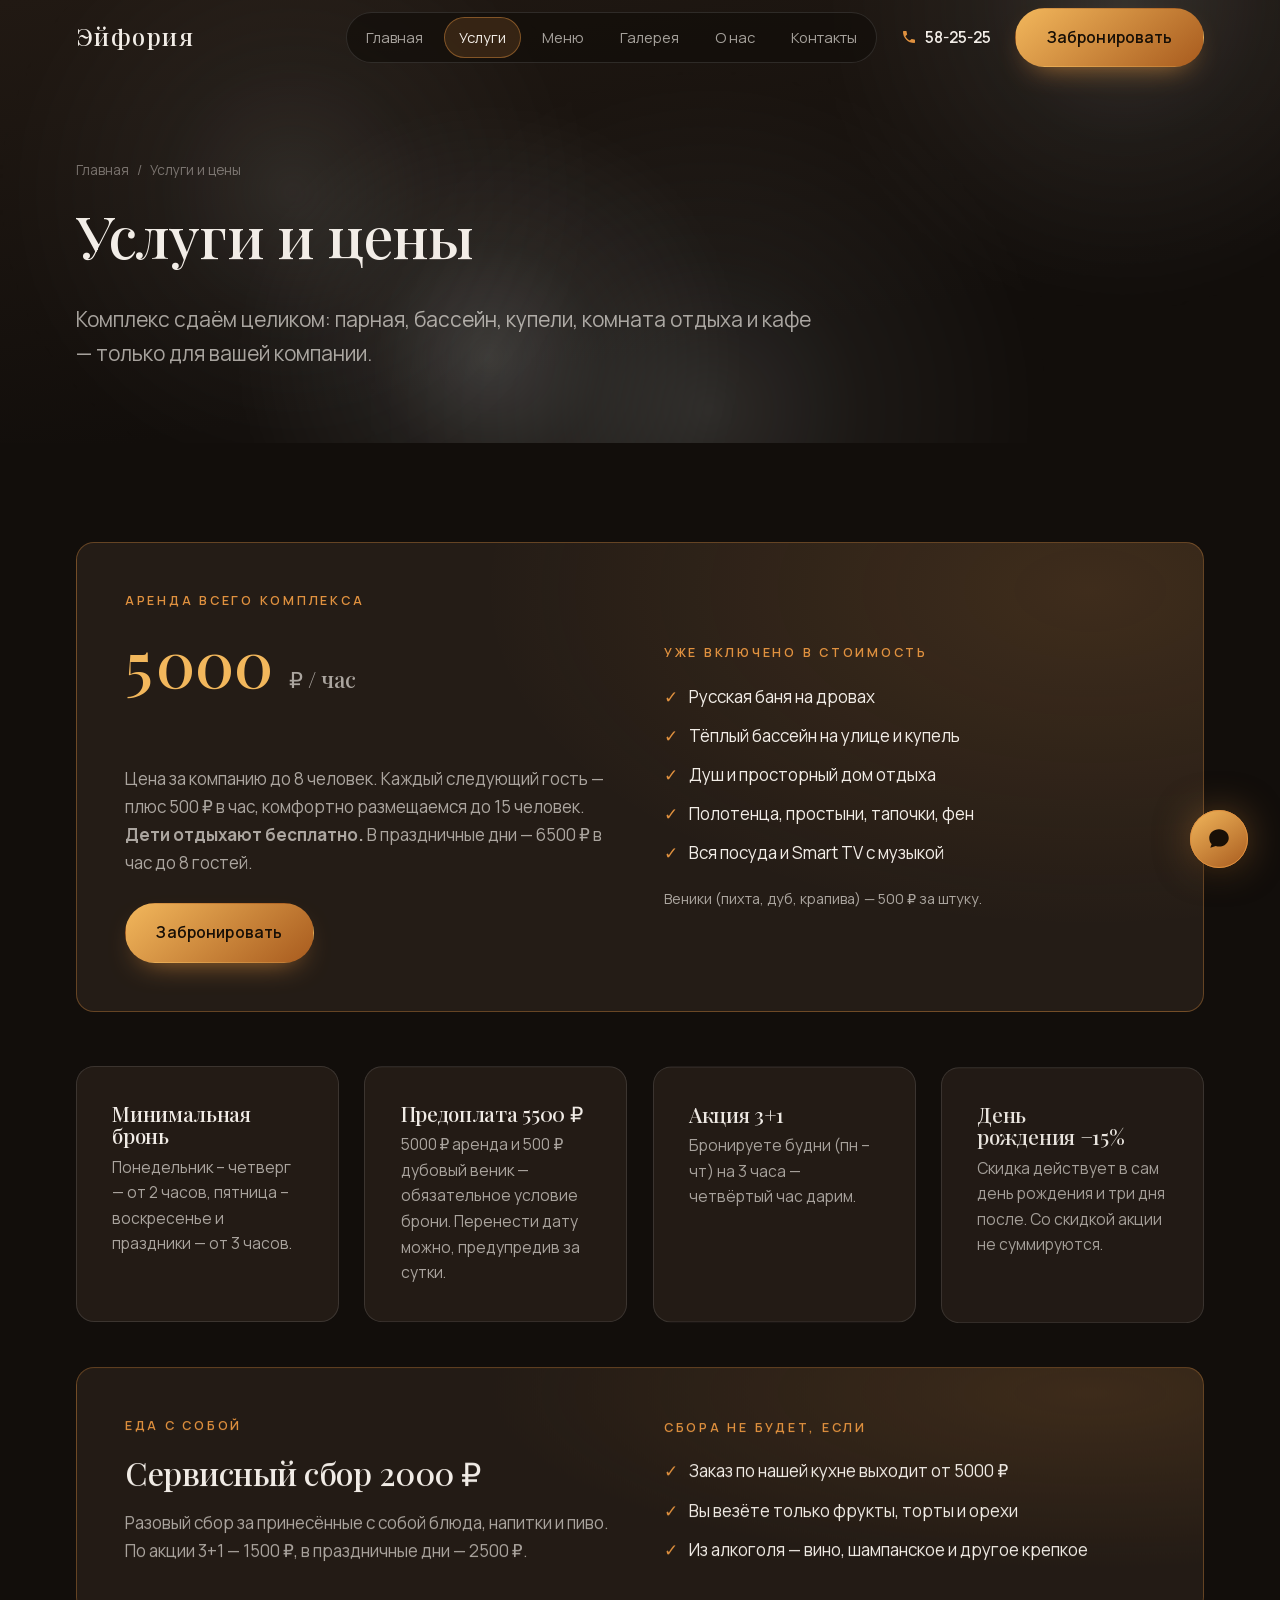
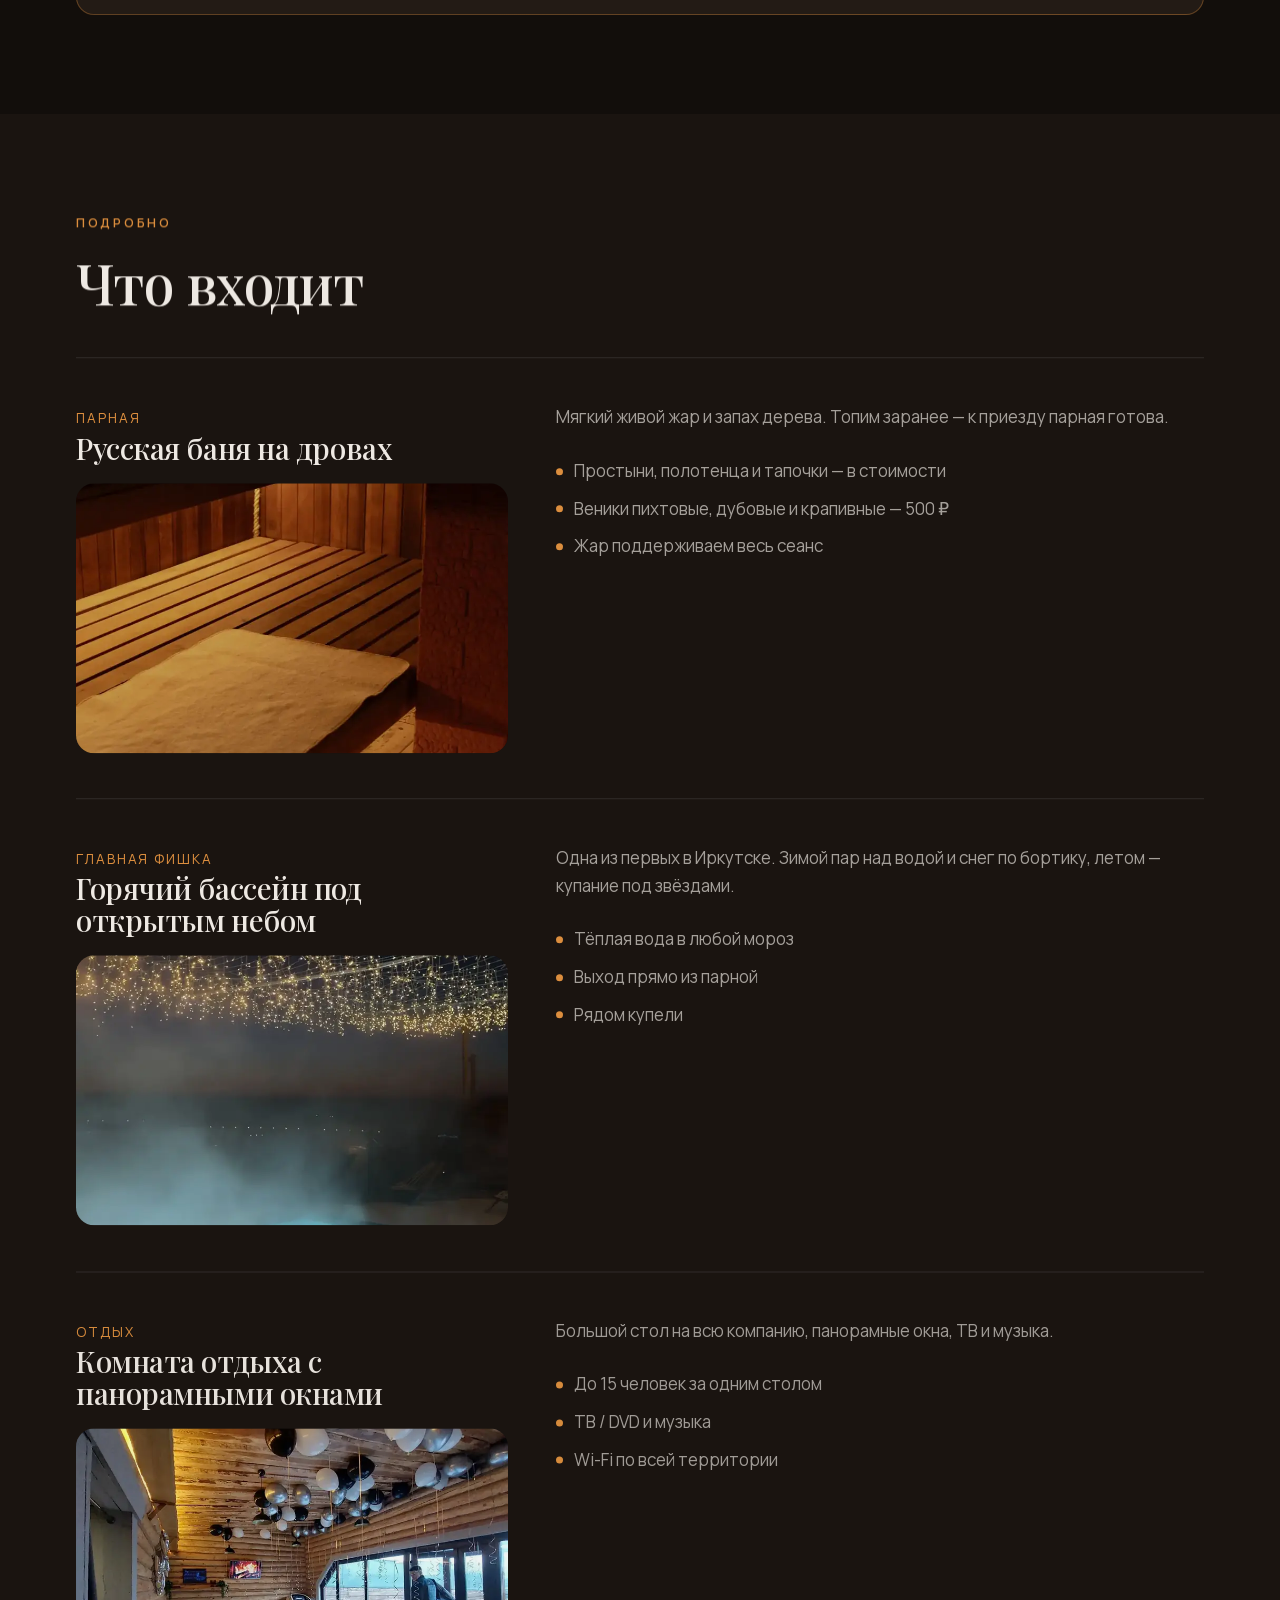
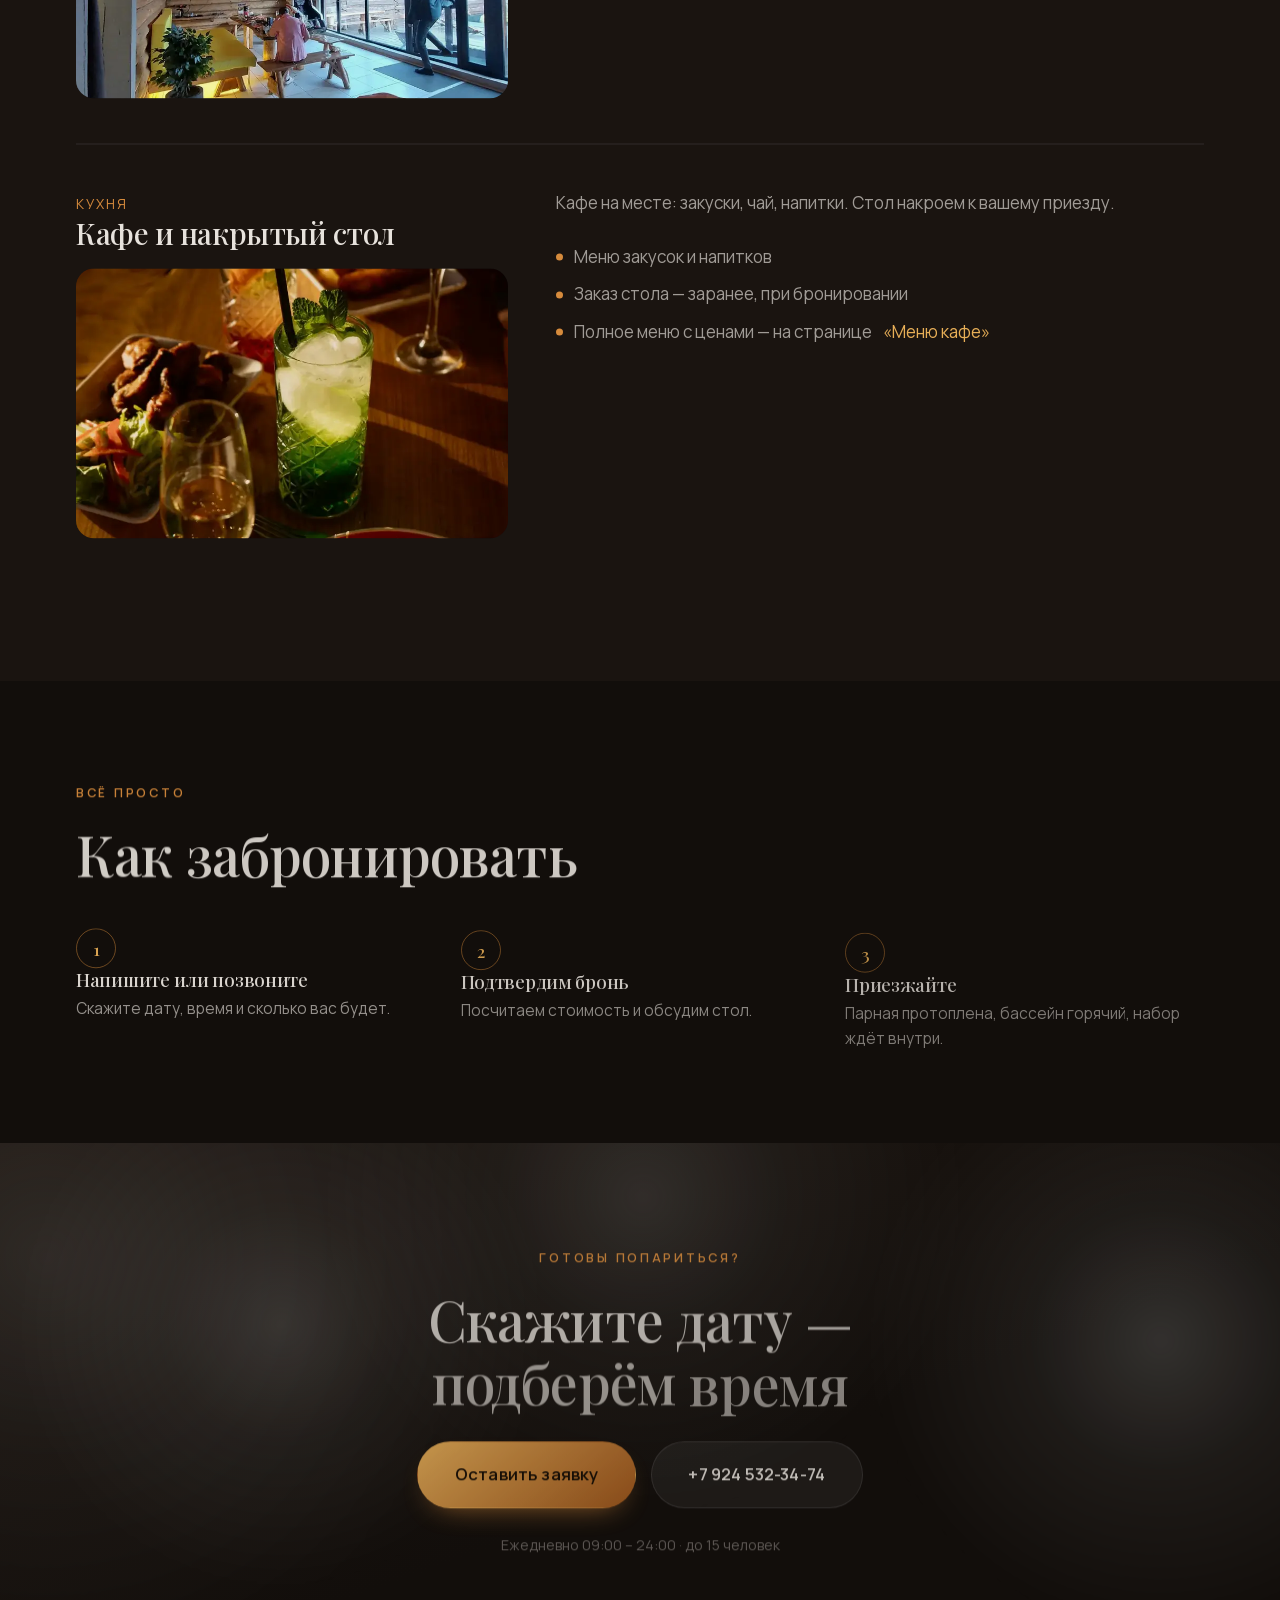
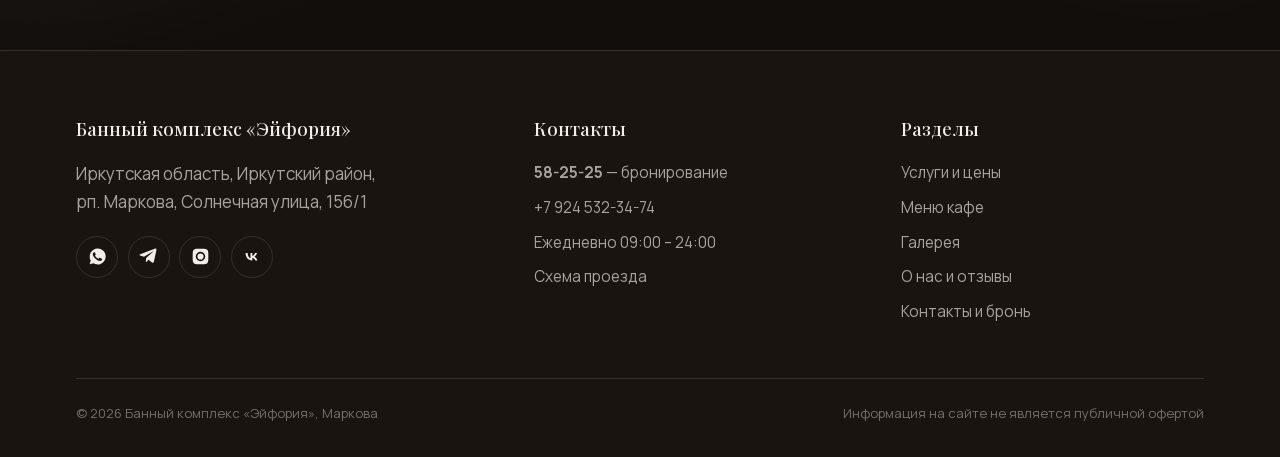
<file: services/index.html>
<!DOCTYPE html>
<html lang="ru">
<head>
<meta charset="utf-8">
<meta name="viewport" content="width=device-width, initial-scale=1">
<title>Услуги и цены — баня «Эйфория» в Маркова, Иркутск</title>
<meta name="description" content="Аренда банного комплекса «Эйфория» под Иркутском целиком: 5000 ₽ в час до 8 гостей, каждый следующий +500 ₽/час, до 15 человек. Парная на дровах, тёплый бассейн на улице, купель, дом отдыха и кухня. Акция 3+1 в будни.">
<link rel="canonical" href="https://banyaeuforia.ru/services/">

<!-- ЗАКРЫТО ОТ ПОИСКОВИКОВ до запуска: сайт открывается только по прямой ссылке.
     Перед запуском рекламы эту строку УДАЛИТЬ во всех шести файлах,
     иначе Яндекс и Google не будут показывать сайт в поиске. -->
<meta name="robots" content="noindex, nofollow">

<meta property="og:url" content="https://banyaeuforia.ru/services/">
<meta property="og:type" content="website">
<meta property="og:locale" content="ru_RU">
<meta property="og:site_name" content="Банный комплекс «Эйфория»">
<meta property="og:title" content="Услуги и цены бани «Эйфория» — Маркова, Иркутск">
<meta property="og:description" content="Аренда банного комплекса «Эйфория» под Иркутском целиком: русская парная на дровах, горячий бассейн на улице, купели, комната отдыха и кафе. От 5000 ₽/час, до 15 человек, банный набор включён.">
<meta property="og:image" content="https://banyaeuforia.ru/assets/img/og-cover.jpg">
<meta property="og:image:width" content="1200">
<meta property="og:image:height" content="630">
<meta name="twitter:card" content="summary_large_image">
<meta name="theme-color" content="#120E0B">

<link rel="icon" href="../assets/favicon.svg" type="image/svg+xml">
<link rel="icon" href="../favicon.ico" sizes="32x32">
<!-- Иконка для «На экран Домой» на айфоне -->
<link rel="apple-touch-icon" href="../apple-touch-icon.png">
<link rel="stylesheet" href="../assets/css/fonts.css?v=39">
<link rel="stylesheet" href="../vendor/lenis.css?v=39">
<link rel="stylesheet" href="../assets/css/base.css?v=39">
<link rel="stylesheet" href="../assets/css/layout.css?v=39">
<link rel="stylesheet" href="../assets/css/components.css?v=39">
<link rel="stylesheet" href="../assets/css/sections.css?v=39">
<link rel="stylesheet" href="../assets/css/pages.css?v=39">

<!-- Прячем блоки до инициализации анимации, но только если JS включён -->
<script>document.documentElement.classList.add('js-reveal-ready');</script>
</head>

<body>
<a class="skip-link" href="#main">Перейти к содержимому</a>

<!-- ===================== ШАПКА ===================== -->
<header class="header" data-header>
  <div class="header__inner">
    <a class="logo" href="../index.html" aria-label="Банный комплекс Эйфория — на главную">
      <span class="logo__name">Эйфория</span>
      <span class="logo__tag">банный комплекс</span>
    </a>

    <nav class="nav" aria-label="Основная навигация">
      <a class="nav__link" href="../index.html">Главная</a>
      <a class="nav__link" href="../services/" aria-current="page">Услуги</a>
      <a class="nav__link" href="../menu/">Меню</a>
      <a class="nav__link" href="../gallery/">Галерея</a>
      <a class="nav__link" href="../about/">О нас</a>
      <a class="nav__link" href="../contact/">Контакты</a>
    </nav>

    <a class="header__phone" href="tel:+73952582525">
      <svg viewBox="0 0 24 24" aria-hidden="true"><path d="M6.6 10.8c1.4 2.8 3.8 5.1 6.6 6.6l2.2-2.2c.3-.3.7-.4 1-.2 1.1.4 2.4.6 3.6.6.6 0 1 .4 1 1V20c0 .6-.4 1-1 1C10.7 21 3 13.3 3 4c0-.6.4-1 1-1h3.5c.6 0 1 .4 1 1 0 1.3.2 2.5.6 3.6.1.4 0 .8-.2 1l-2.3 2.2z"/></svg>
      58-25-25
    </a>

    <a class="btn btn--primary header__cta" href="../contact/">Забронировать</a>

    <button class="burger" type="button" data-burger aria-expanded="false" aria-controls="mobile-menu" aria-label="Открыть меню">
      <span></span><span></span><span></span>
    </button>
  </div>
</header>

<!-- ===================== МОБИЛЬНОЕ МЕНЮ ===================== -->
<div class="mobile-menu" id="mobile-menu" data-mobile-menu data-lenis-prevent aria-hidden="true">
  <nav class="mobile-menu__nav" aria-label="Мобильная навигация">
    <a class="mobile-menu__link" href="../index.html">Главная</a>
    <a class="mobile-menu__link" href="../services/">Услуги и цены</a>
    <a class="mobile-menu__link" href="../menu/">Меню кафе</a>
    <a class="mobile-menu__link" href="../gallery/">Галерея</a>
    <a class="mobile-menu__link" href="../about/">О нас</a>
    <a class="mobile-menu__link" href="../contact/">Контакты</a>
  </nav>
  <div class="mobile-menu__foot">
    <a class="btn btn--primary btn--block" href="../contact/">Забронировать</a>
    <a href="tel:+73952582525"><strong>58-25-25</strong> — бронирование</a>
    <a href="tel:+79245323474">+7 924 532-34-74</a>
    <span>Ежедневно 09:00 – 24:00</span>
    <span>Маркова, Солнечная 156/1</span>
  </div>
</div>

<main id="main">

  <!-- ===================== ШАПКА СТРАНИЦЫ ===================== -->
  <section class="page-hero">
    <canvas class="page-hero__steam" data-steam data-steam-density="0.5" data-steam-speed="0.7" aria-hidden="true"></canvas>
    <div class="wrap page-hero__inner">
      <nav class="crumbs" aria-label="Хлебные крошки">
        <a href="../index.html">Главная</a> <span aria-hidden="true">/</span> <span>Услуги и цены</span>
      </nav>
      <h1>Услуги и цены</h1>
      <p class="lead">
        Комплекс сдаём целиком: парная, бассейн, купели, комната отдыха и кафе —
        только для вашей компании.
      </p>
    </div>
  </section>

  <!-- ===================== ЦЕНА ===================== -->
  <section class="section" aria-labelledby="price-title">
    <div class="wrap">
      <h2 id="price-title" class="visually-hidden">Стоимость аренды</h2>

      <div class="price" data-reveal="up">
        <div>
          <span class="eyebrow">Аренда всего комплекса</span>
          <p class="price__value"><span data-count="5000" data-count-space>5000</span> <span class="price__unit">₽ / час</span></p>
          <p class="price__note">
            Цена за компанию до 8 человек. Каждый следующий гость — плюс 500 ₽ в час,
            комфортно размещаемся до 15 человек. <b>Дети отдыхают бесплатно.</b>
            В праздничные дни — 6500 ₽ в час до 8 гостей.
          </p>
          <p style="margin-top: 1.6rem;">
            <a class="btn btn--primary" href="../contact/">Забронировать</a>
          </p>
        </div>

        <div>
          <p class="eyebrow">Уже включено в стоимость</p>
          <ul class="price__list">
            <li>Русская баня на дровах</li>
            <li>Тёплый бассейн на улице и купель</li>
            <li>Душ и просторный дом отдыха</li>
            <li>Полотенца, простыни, тапочки, фен</li>
            <li>Вся посуда и Smart TV с музыкой</li>
          </ul>
          <p class="muted" style="margin-top: 1.2rem; font-size: 0.9rem;">
            Веники (пихта, дуб, крапива) — 500 ₽ за штуку.
          </p>
        </div>
      </div>

      <!-- Условия брони -->
      <div class="features" style="margin-top: clamp(2.5rem, 6vh, 4rem);" data-reveal="up" data-reveal-stagger>
        <article class="card">
          <h3 class="card__title">Минимальная бронь</h3>
          <p class="card__text">Понедельник – четверг — от 2 часов, пятница – воскресенье и праздники — от 3 часов.</p>
        </article>
        <article class="card">
          <h3 class="card__title">Предоплата 5500 ₽</h3>
          <p class="card__text">5000 ₽ аренда и 500 ₽ дубовый веник — обязательное условие брони. Перенести дату можно, предупредив за сутки.</p>
        </article>
        <article class="card">
          <h3 class="card__title">Акция 3+1</h3>
          <p class="card__text">Бронируете будни (пн – чт) на 3 часа — четвёртый час дарим.</p>
        </article>
        <article class="card">
          <h3 class="card__title">День рождения −15%</h3>
          <p class="card__text">Скидка действует в сам день рождения и три дня после. Со скидкой акции не суммируются.</p>
        </article>
      </div>

      <!-- Своя еда -->
      <div class="price" style="margin-top: clamp(2rem, 5vh, 3rem);" data-reveal="up">
        <div>
          <span class="eyebrow">Еда с собой</span>
          <h2 style="font-size: clamp(1.5rem, 1.2rem + 1vw, 2rem);">Сервисный сбор 2000 ₽</h2>
          <p class="price__note">
            Разовый сбор за принесённые с собой блюда, напитки и пиво. По акции 3+1 — 1500 ₽,
            в праздничные дни — 2500 ₽.
          </p>
        </div>
        <div>
          <p class="eyebrow">Сбора не будет, если</p>
          <ul class="price__list">
            <li>Заказ по нашей кухне выходит от 5000 ₽</li>
            <li>Вы везёте только фрукты, торты и орехи</li>
            <li>Из алкоголя — вино, шампанское и другое крепкое</li>
          </ul>
        </div>
      </div>
    </div>
  </section>

  <!-- ===================== УСЛУГИ ПОДРОБНО ===================== -->
  <section class="section section--panel" aria-labelledby="services-title">
    <div class="wrap">
      <div data-reveal="up">
        <span class="eyebrow">Подробно</span>
        <h2 id="services-title">Что входит</h2>
      </div>

      <div style="margin-top: clamp(2rem, 5vh, 3rem);">
        <article class="service" data-reveal="up">
          <div>
            <span class="service__meta">Парная</span>
            <h3 class="service__title">Русская баня на дровах</h3>
            <img class="photo photo--wide" src="../assets/img/banya-polki.webp" alt="Полки в русской парной на дровах"
                 width="1400" height="2005" loading="lazy" style="margin-top: 1.2rem;" srcset="../assets/img/banya-polki-sm.webp 820w, ../assets/img/banya-polki.webp 1400w" sizes="(max-width: 780px) 100vw, 700px">
          </div>
          <div>
            <p class="muted">
              Мягкий живой жар и запах дерева. Топим заранее — к приезду парная готова.
            </p>
            <ul class="showcase__list">
              <li>Простыни, полотенца и тапочки — в стоимости</li>
              <li>Веники пихтовые, дубовые и крапивные — 500 ₽</li>
              <li>Жар поддерживаем весь сеанс</li>
            </ul>
          </div>
        </article>

        <article class="service" data-reveal="up">
          <div>
            <span class="service__meta">Главная фишка</span>
            <h3 class="service__title">Горячий бассейн под открытым небом</h3>
            <img class="photo photo--wide" src="../assets/img/pool-steam-night.webp" alt="Горячий бассейн на улице, пар над водой"
                 width="1320" height="2241" loading="lazy" style="margin-top: 1.2rem;" srcset="../assets/img/pool-steam-night-sm.webp 820w, ../assets/img/pool-steam-night.webp 1320w" sizes="(max-width: 780px) 100vw, 700px">
          </div>
          <div>
            <p class="muted">
              Одна из первых в Иркутске. Зимой пар над водой и снег по бортику,
              летом — купание под звёздами.
            </p>
            <ul class="showcase__list">
              <li>Тёплая вода в любой мороз</li>
              <li>Выход прямо из парной</li>
              <li>Рядом купели</li>
            </ul>
          </div>
        </article>

        <article class="service" data-reveal="up">
          <div>
            <span class="service__meta">Отдых</span>
            <h3 class="service__title">Комната отдыха с панорамными окнами</h3>
            <img class="photo photo--wide" src="../assets/img/rest-panorama.webp" alt="Комната отдыха с панорамными окнами"
                 width="1400" height="1782" loading="lazy" style="margin-top: 1.2rem;" srcset="../assets/img/rest-panorama-sm.webp 820w, ../assets/img/rest-panorama.webp 1400w" sizes="(max-width: 780px) 100vw, 700px">
          </div>
          <div>
            <p class="muted">
              Большой стол на всю компанию, панорамные окна, ТВ и музыка.
            </p>
            <ul class="showcase__list">
              <li>До 15 человек за одним столом</li>
              <li>ТВ / DVD и музыка</li>
              <li>Wi-Fi по всей территории</li>
            </ul>
          </div>
        </article>

        <article class="service" data-reveal="up">
          <div>
            <span class="service__meta">Кухня</span>
            <h3 class="service__title">Кафе и накрытый стол</h3>
            <img class="photo photo--wide" src="../assets/img/cafe-stol.webp" alt="Накрытый стол с закусками и напитками"
                 width="1400" height="2005" loading="lazy" style="margin-top: 1.2rem;" srcset="../assets/img/cafe-stol-sm.webp 820w, ../assets/img/cafe-stol.webp 1400w" sizes="(max-width: 780px) 100vw, 700px">
          </div>
          <div>
            <p class="muted">
              Кафе на месте: закуски, чай, напитки. Стол накроем к вашему приезду.
            </p>
            <ul class="showcase__list">
              <li>Меню закусок и напитков</li>
              <li>Заказ стола — заранее, при бронировании</li>
              <li>Полное меню с ценами — на странице <a href="../menu/" style="color: var(--c-accent-soft);">«Меню кафе»</a></li>
            </ul>
          </div>
        </article>
      </div>
    </div>
  </section>

  <!-- ===================== КАК ЗАБРОНИРОВАТЬ ===================== -->
  <section class="section" aria-labelledby="how-title">
    <div class="wrap">
      <div data-reveal="up">
        <span class="eyebrow">Всё просто</span>
        <h2 id="how-title">Как забронировать</h2>
      </div>

      <div class="steps" style="margin-top: clamp(2rem, 5vh, 3rem);" data-reveal="up" data-reveal-stagger>
        <div class="step">
          <h3>Напишите или позвоните</h3>
          <p>Скажите дату, время и сколько вас будет.</p>
        </div>
        <div class="step">
          <h3>Подтвердим бронь</h3>
          <p>Посчитаем стоимость и обсудим стол.</p>
        </div>
        <div class="step">
          <h3>Приезжайте</h3>
          <p>Парная протоплена, бассейн горячий, набор ждёт внутри.</p>
        </div>
      </div>
    </div>
  </section>

  <!-- ===================== CTA ===================== -->
  <section class="section cta" aria-labelledby="cta-title">
    <canvas class="cta__steam" data-steam data-steam-density="0.55" data-steam-speed="0.7" aria-hidden="true"></canvas>
    <div class="wrap wrap--narrow cta__inner" data-reveal="up">
      <span class="eyebrow">Готовы попариться?</span>
      <h2 class="cta__title" id="cta-title">Скажите дату — подберём время</h2>
      <div class="cta__actions">
        <a class="btn btn--primary btn--lg" href="../contact/">Оставить заявку</a>
        <a class="btn btn--ghost btn--lg" href="tel:+79245323474">+7 924 532-34-74</a>
      </div>
      <p class="cta__note">Ежедневно 09:00 – 24:00 · до 15 человек</p>
    </div>
  </section>


</main>

<!-- ===================== ФУТЕР ===================== -->
<footer class="footer">
  <div class="wrap">
    <div class="footer__grid">
      <div>
        <p class="footer__title">Банный комплекс «Эйфория»</p>
        <p class="muted">
          Иркутская область, Иркутский район,<br>
          рп. Маркова, Солнечная улица, 156/1
        </p>
        <div class="footer__socials">
          <a class="footer__social" href="https://wa.me/79643582525" target="_blank" rel="noopener" aria-label="WhatsApp">
            <svg viewBox="0 0 24 24" aria-hidden="true"><path d="M12 2a10 10 0 0 0-8.6 15l-1.3 4.7 4.8-1.3A10 10 0 1 0 12 2zm5.8 14.2c-.2.7-1.4 1.3-2 1.4-.5.1-1.1.1-1.8-.1-.4-.1-1-.3-1.7-.6-3-1.3-4.9-4.3-5-4.5-.2-.2-1.2-1.6-1.2-3s.7-2.1 1-2.4c.2-.3.5-.3.7-.3h.5c.2 0 .4 0 .6.5l.8 2c.1.2.1.3 0 .5l-.3.5-.4.4c-.1.1-.3.3-.1.6.2.3.8 1.3 1.7 2.1 1.1 1 2.1 1.3 2.4 1.4.2.1.4.1.6-.1l.8-1c.2-.2.3-.2.6-.1l2 1c.3.1.4.2.5.3.1.2.1.7-.1 1.4z"/></svg>
          </a>
          <a class="footer__social" href="https://t.me/banya_euforia" target="_blank" rel="noopener" aria-label="Telegram">
            <svg viewBox="0 0 24 24" aria-hidden="true"><path d="M21.9 4.3 18.7 19c-.2 1-.9 1.3-1.8.8l-4.9-3.6-2.4 2.3c-.3.3-.5.5-1 .5l.4-5 9.1-8.2c.4-.4-.1-.6-.6-.2L6.3 12.2 1.4 10.7c-1-.3-1.1-1 .2-1.5l19-7.3c.9-.3 1.6.2 1.3 2.4z"/></svg>
          </a>
          <a class="footer__social" href="https://www.instagram.com/banya_euforia_/" target="_blank" rel="noopener" aria-label="Instagram">
            <svg viewBox="0 0 24 24" aria-hidden="true"><path d="M12 2.2c3.2 0 3.6 0 4.9.1 1.2.1 1.8.3 2.2.4.6.2 1 .5 1.4.9.4.4.7.8.9 1.4.2.4.4 1 .4 2.2.1 1.3.1 1.7.1 4.8s0 3.5-.1 4.8c0 1.2-.2 1.8-.4 2.2-.2.6-.5 1-.9 1.4-.4.4-.8.7-1.4.9-.4.2-1 .4-2.2.4-1.3.1-1.7.1-4.9.1s-3.6 0-4.9-.1c-1.2 0-1.8-.2-2.2-.4-.6-.2-1-.5-1.4-.9-.4-.4-.7-.8-.9-1.4-.2-.4-.4-1-.4-2.2-.1-1.3-.1-1.7-.1-4.8s0-3.5.1-4.8c0-1.2.2-1.8.4-2.2.2-.6.5-1 .9-1.4.4-.4.8-.7 1.4-.9.4-.2 1-.4 2.2-.4 1.3-.1 1.7-.1 4.9-.1zm0 3.8a6 6 0 1 0 0 12 6 6 0 0 0 0-12zm0 9.9a3.9 3.9 0 1 1 0-7.8 3.9 3.9 0 0 1 0 7.8zm7.6-10.1a1.4 1.4 0 1 1-2.8 0 1.4 1.4 0 0 1 2.8 0z"/></svg>
          </a>
          <a class="footer__social" href="https://vk.com/banya_euforia" target="_blank" rel="noopener" aria-label="ВКонтакте">
            <svg viewBox="0 0 24 24" aria-hidden="true"><path d="M12.8 17c-5 0-8.2-3.5-8.3-9.3h2.6c.1 4.3 2.1 6.1 3.6 6.5V7.7h2.4v3.7c1.4-.2 2.9-1.8 3.4-3.7h2.4c-.4 2.3-2 3.9-3.1 4.6 1.1.6 2.9 2 3.6 4.7h-2.6c-.5-1.7-1.9-3-3.7-3.2V17h-.3z"/></svg>
          </a>
        </div>
      </div>

      <div>
        <p class="footer__title">Контакты</p>
        <ul class="footer__list">
          <li><a href="tel:+73952582525"><strong>58-25-25</strong> — бронирование</a></li>
          <li><a href="tel:+79245323474">+7 924 532-34-74</a></li>
          <li>Ежедневно 09:00 – 24:00</li>
          <li><a href="../contact/">Схема проезда</a></li>
        </ul>
      </div>

      <div>
        <p class="footer__title">Разделы</p>
        <ul class="footer__list">
          <li><a href="../services/">Услуги и цены</a></li>
          <li><a href="../menu/">Меню кафе</a></li>
          <li><a href="../gallery/">Галерея</a></li>
          <li><a href="../about/">О нас и отзывы</a></li>
          <li><a href="../contact/">Контакты и бронь</a></li>
        </ul>
      </div>
    </div>

    <div class="footer__bottom">
      <span>© 2026 Банный комплекс «Эйфория», Маркова</span>
      <span>Информация на сайте не является публичной офертой</span>
    </div>
  </div>
</footer>

<!-- ===================== ПЛАВАЮЩАЯ КНОПКА СВЯЗИ ===================== -->
<div class="fab" data-fab>
  <button class="fab__toggle" type="button" data-fab-toggle aria-expanded="false" aria-controls="fab-list" aria-label="Связаться с нами">
    <svg class="fab__icon-open" viewBox="0 0 24 24" aria-hidden="true"><path d="M12 3c5 0 9 3.6 9 8s-4 8-9 8c-1 0-2-.2-3-.5L4 20l1.2-3.3C3.8 15.3 3 13.3 3 11c0-4.4 4-8 9-8z"/></svg>
    <svg class="fab__icon-close" viewBox="0 0 24 24" aria-hidden="true"><path d="M18.3 5.7 12 12l6.3 6.3-1.4 1.4L10.6 13.4 6.3 17.7 4.9 16.3 9.2 12 4.9 7.7l1.4-1.4L10.6 10.6l6.3-6.3z"/></svg>
  </button>

  <ul class="fab__list" id="fab-list" data-fab-list>
    <li>
      <a class="fab__link" href="https://wa.me/79643582525" target="_blank" rel="noopener">
        <svg viewBox="0 0 24 24" aria-hidden="true" fill="#25D366"><path d="M12 2a10 10 0 0 0-8.6 15l-1.3 4.7 4.8-1.3A10 10 0 1 0 12 2zm5.8 14.2c-.2.7-1.4 1.3-2 1.4-.5.1-1.1.1-1.8-.1-.4-.1-1-.3-1.7-.6-3-1.3-4.9-4.3-5-4.5-.2-.2-1.2-1.6-1.2-3s.7-2.1 1-2.4c.2-.3.5-.3.7-.3h.5c.2 0 .4 0 .6.5l.8 2c.1.2.1.3 0 .5l-.3.5-.4.4c-.1.1-.3.3-.1.6.2.3.8 1.3 1.7 2.1 1.1 1 2.1 1.3 2.4 1.4.2.1.4.1.6-.1l.8-1c.2-.2.3-.2.6-.1l2 1c.3.1.4.2.5.3.1.2.1.7-.1 1.4z"/></svg>
        WhatsApp
      </a>
    </li>
    <li>
      <a class="fab__link" href="https://t.me/banya_euforia" target="_blank" rel="noopener">
        <svg viewBox="0 0 24 24" aria-hidden="true" fill="#2AABEE"><path d="M21.9 4.3 18.7 19c-.2 1-.9 1.3-1.8.8l-4.9-3.6-2.4 2.3c-.3.3-.5.5-1 .5l.4-5 9.1-8.2c.4-.4-.1-.6-.6-.2L6.3 12.2 1.4 10.7c-1-.3-1.1-1 .2-1.5l19-7.3c.9-.3 1.6.2 1.3 2.4z"/></svg>
        Telegram
      </a>
    </li>
    <li>
      <a class="fab__link" href="https://www.instagram.com/banya_euforia_/" target="_blank" rel="noopener">
        <svg viewBox="0 0 24 24" aria-hidden="true" fill="#E1306C"><path d="M12 2.2c3.2 0 3.6 0 4.9.1 1.2.1 1.8.3 2.2.4.6.2 1 .5 1.4.9.4.4.7.8.9 1.4.2.4.4 1 .4 2.2.1 1.3.1 1.7.1 4.8s0 3.5-.1 4.8c0 1.2-.2 1.8-.4 2.2-.2.6-.5 1-.9 1.4-.4.4-.8.7-1.4.9-.4.2-1 .4-2.2.4-1.3.1-1.7.1-4.9.1s-3.6 0-4.9-.1c-1.2 0-1.8-.2-2.2-.4-.6-.2-1-.5-1.4-.9-.4-.4-.7-.8-.9-1.4-.2-.4-.4-1-.4-2.2-.1-1.3-.1-1.7-.1-4.8s0-3.5.1-4.8c0-1.2.2-1.8.4-2.2.2-.6.5-1 .9-1.4.4-.4.8-.7 1.4-.9.4-.2 1-.4 2.2-.4 1.3-.1 1.7-.1 4.9-.1zm0 3.8a6 6 0 1 0 0 12 6 6 0 0 0 0-12zm0 9.9a3.9 3.9 0 1 1 0-7.8 3.9 3.9 0 0 1 0 7.8zm7.6-10.1a1.4 1.4 0 1 1-2.8 0 1.4 1.4 0 0 1 2.8 0z"/></svg>
        Instagram
      </a>
    </li>
    <li>
      <a class="fab__link" href="tel:+73952582525">
        <svg viewBox="0 0 24 24" aria-hidden="true" fill="#E0913F"><path d="M6.6 10.8c1.4 2.8 3.8 5.1 6.6 6.6l2.2-2.2c.3-.3.7-.4 1-.2 1.1.4 2.4.6 3.6.6.6 0 1 .4 1 1V20c0 .6-.4 1-1 1C10.7 21 3 13.3 3 4c0-.6.4-1 1-1h3.5c.6 0 1 .4 1 1 0 1.3.2 2.5.6 3.6.1.4 0 .8-.2 1l-2.3 2.2z"/></svg>
        Позвонить
      </a>
    </li>
  </ul>
</div>

<script src="../vendor/gsap.min.js?v=39" defer></script>
<script src="../vendor/ScrollTrigger.min.js?v=39" defer></script>
<script src="../vendor/lenis.min.js?v=39" defer></script>
<script src="../assets/js/motion.js?v=39" defer></script>
<script src="../assets/js/lenis-init.js?v=39" defer></script>
<script src="../assets/js/reveal.js?v=39" defer></script>
<script src="../assets/js/fx/ripple.js?v=39" defer></script>
<script src="../assets/js/fx/steam.js?v=39" defer></script>
<script src="../assets/js/fx/embers.js?v=39" defer></script>
<script src="../assets/js/hero-video.js?v=39" defer></script>
<script src="../assets/js/lightbox.js?v=39" defer></script>
<script src="../assets/js/booking-form.js?v=39" defer></script>
<script src="../assets/js/analytics.js?v=39" defer></script>
<script src="../assets/js/app.js?v=39" defer></script>
</body>
</html>
</file>
<file: assets/css/fonts.css>
/* Manrope 400 — cyrillic */
@font-face {
  font-family: 'Manrope';
  font-style: normal;
  font-weight: 400;
  font-display: swap;
  src: url(../fonts/manrope-400-cyrillic.woff2) format('woff2');
  unicode-range: U+0301, U+0400-045F, U+0490-0491, U+04B0-04B1, U+2116;
}

/* Manrope 400 — latin */
@font-face {
  font-family: 'Manrope';
  font-style: normal;
  font-weight: 400;
  font-display: swap;
  src: url(../fonts/manrope-400-latin.woff2) format('woff2');
  unicode-range: U+0000-00FF, U+0131, U+0152-0153, U+02BB-02BC, U+02C6, U+02DA, U+02DC, U+0304, U+0308, U+0329, U+2000-206F, U+20AC, U+2122, U+2191, U+2193, U+2212, U+2215, U+FEFF, U+FFFD;
}

/* Manrope 500 — cyrillic */
@font-face {
  font-family: 'Manrope';
  font-style: normal;
  font-weight: 500;
  font-display: swap;
  src: url(../fonts/manrope-400-cyrillic.woff2) format('woff2');
  unicode-range: U+0301, U+0400-045F, U+0490-0491, U+04B0-04B1, U+2116;
}

/* Manrope 500 — latin */
@font-face {
  font-family: 'Manrope';
  font-style: normal;
  font-weight: 500;
  font-display: swap;
  src: url(../fonts/manrope-400-latin.woff2) format('woff2');
  unicode-range: U+0000-00FF, U+0131, U+0152-0153, U+02BB-02BC, U+02C6, U+02DA, U+02DC, U+0304, U+0308, U+0329, U+2000-206F, U+20AC, U+2122, U+2191, U+2193, U+2212, U+2215, U+FEFF, U+FFFD;
}

/* Manrope 600 — cyrillic */
@font-face {
  font-family: 'Manrope';
  font-style: normal;
  font-weight: 600;
  font-display: swap;
  src: url(../fonts/manrope-400-cyrillic.woff2) format('woff2');
  unicode-range: U+0301, U+0400-045F, U+0490-0491, U+04B0-04B1, U+2116;
}

/* Manrope 600 — latin */
@font-face {
  font-family: 'Manrope';
  font-style: normal;
  font-weight: 600;
  font-display: swap;
  src: url(../fonts/manrope-400-latin.woff2) format('woff2');
  unicode-range: U+0000-00FF, U+0131, U+0152-0153, U+02BB-02BC, U+02C6, U+02DA, U+02DC, U+0304, U+0308, U+0329, U+2000-206F, U+20AC, U+2122, U+2191, U+2193, U+2212, U+2215, U+FEFF, U+FFFD;
}

/* Manrope 700 — cyrillic */
@font-face {
  font-family: 'Manrope';
  font-style: normal;
  font-weight: 700;
  font-display: swap;
  src: url(../fonts/manrope-400-cyrillic.woff2) format('woff2');
  unicode-range: U+0301, U+0400-045F, U+0490-0491, U+04B0-04B1, U+2116;
}

/* Manrope 700 — latin */
@font-face {
  font-family: 'Manrope';
  font-style: normal;
  font-weight: 700;
  font-display: swap;
  src: url(../fonts/manrope-400-latin.woff2) format('woff2');
  unicode-range: U+0000-00FF, U+0131, U+0152-0153, U+02BB-02BC, U+02C6, U+02DA, U+02DC, U+0304, U+0308, U+0329, U+2000-206F, U+20AC, U+2122, U+2191, U+2193, U+2212, U+2215, U+FEFF, U+FFFD;
}

/* Playfair Display 500 — cyrillic */
@font-face {
  font-family: 'Playfair Display';
  font-style: normal;
  font-weight: 500;
  font-display: swap;
  src: url(../fonts/playfair-display-500-cyrillic.woff2) format('woff2');
  unicode-range: U+0301, U+0400-045F, U+0490-0491, U+04B0-04B1, U+2116;
}

/* Playfair Display 500 — latin */
@font-face {
  font-family: 'Playfair Display';
  font-style: normal;
  font-weight: 500;
  font-display: swap;
  src: url(../fonts/playfair-display-500-latin.woff2) format('woff2');
  unicode-range: U+0000-00FF, U+0131, U+0152-0153, U+02BB-02BC, U+02C6, U+02DA, U+02DC, U+0304, U+0308, U+0329, U+2000-206F, U+20AC, U+2122, U+2191, U+2193, U+2212, U+2215, U+FEFF, U+FFFD;
}

/* Playfair Display 600 — cyrillic */
@font-face {
  font-family: 'Playfair Display';
  font-style: normal;
  font-weight: 600;
  font-display: swap;
  src: url(../fonts/playfair-display-500-cyrillic.woff2) format('woff2');
  unicode-range: U+0301, U+0400-045F, U+0490-0491, U+04B0-04B1, U+2116;
}

/* Playfair Display 600 — latin */
@font-face {
  font-family: 'Playfair Display';
  font-style: normal;
  font-weight: 600;
  font-display: swap;
  src: url(../fonts/playfair-display-500-latin.woff2) format('woff2');
  unicode-range: U+0000-00FF, U+0131, U+0152-0153, U+02BB-02BC, U+02C6, U+02DA, U+02DC, U+0304, U+0308, U+0329, U+2000-206F, U+20AC, U+2122, U+2191, U+2193, U+2212, U+2215, U+FEFF, U+FFFD;
}

/* Playfair Display 700 — cyrillic */
@font-face {
  font-family: 'Playfair Display';
  font-style: normal;
  font-weight: 700;
  font-display: swap;
  src: url(../fonts/playfair-display-500-cyrillic.woff2) format('woff2');
  unicode-range: U+0301, U+0400-045F, U+0490-0491, U+04B0-04B1, U+2116;
}

/* Playfair Display 700 — latin */
@font-face {
  font-family: 'Playfair Display';
  font-style: normal;
  font-weight: 700;
  font-display: swap;
  src: url(../fonts/playfair-display-500-latin.woff2) format('woff2');
  unicode-range: U+0000-00FF, U+0131, U+0152-0153, U+02BB-02BC, U+02C6, U+02DA, U+02DC, U+0304, U+0308, U+0329, U+2000-206F, U+20AC, U+2122, U+2191, U+2193, U+2212, U+2215, U+FEFF, U+FFFD;
}
</file>
<file: vendor/lenis.css>
html.lenis,html.lenis body{height:auto}.lenis:not(.lenis-autoToggle).lenis-stopped{overflow:clip}.lenis [data-lenis-prevent],.lenis [data-lenis-prevent-wheel],.lenis [data-lenis-prevent-touch]{overscroll-behavior:contain}.lenis.lenis-smooth iframe{pointer-events:none}.lenis.lenis-autoToggle{transition-property:overflow;transition-duration:1ms;transition-behavior:allow-discrete}
</file>
<file: assets/css/base.css>
/* ==========================================================================
   Базовые стили и дизайн-токены — банный комплекс «Эйфория»
   Меняешь цвет/шрифт/отступ здесь — меняется на всём сайте.
   ========================================================================== */

:root {
  /* Цвета: тёмное дерево и уголь */
  --c-bg: #120E0B;            /* фон страницы, почти чёрный с коричневым */
  --c-bg-2: #1A1410;          /* фон секций-«панелей» */
  --c-bg-3: #241C16;          /* карточки */
  --c-line: rgba(232, 238, 240, 0.12);

  /* Тёплый янтарь: огонь, свет ламп */
  --c-accent: #E0913F;
  --c-accent-soft: #F2B75C;
  --c-accent-deep: #A85B1E;

  /* Холодный пар и вода */
  --c-steam: #E8EEF0;
  --c-water: #9FC3CC;

  /* Текст */
  --c-text: #F2EDE7;
  --c-text-muted: rgba(242, 237, 231, 0.66);
  --c-text-dim: rgba(242, 237, 231, 0.42);

  /* Типографика */
  --font-display: 'Playfair Display', 'Times New Roman', serif;
  --font-body: 'Manrope', system-ui, -apple-system, 'Segoe UI', sans-serif;

  /* Сетка и ритм */
  --wrap: 1240px;
  --wrap-narrow: 820px;
  --gutter: clamp(1.25rem, 5vw, 3.5rem);
  --section-y: clamp(4.5rem, 11vh, 9rem);
  --radius: 18px;
  --radius-sm: 12px;

  /* Тени и свечение */
  --shadow-soft: 0 24px 60px -30px rgba(0, 0, 0, 0.9);
  --glow-warm: 0 0 40px -6px rgba(224, 145, 63, 0.55);

  /* Тайминги */
  --ease-out: cubic-bezier(0.22, 1, 0.36, 1);
  --t-fast: 0.25s;
  --t-med: 0.5s;

  --header-h: 76px;
}

/* --- Сброс ---------------------------------------------------------------- */

*,
*::before,
*::after { box-sizing: border-box; }

html {
  -webkit-text-size-adjust: 100%;
  scroll-behavior: smooth;
  /* Декоративное свечение за фото шире своего блока и на планшетах
     (768–1100px) вылезало за край — страницу можно было утащить вбок
     на 45px. overflow-x у body это не ловило: прокручивался сам html.
     clip, а не hidden: hidden сделал бы html скролл-контейнером
     и сломал бы плавную прокрутку Lenis и sticky-элементы. */
  overflow-x: clip;
}

/* Lenis сам управляет скроллом — нативный smooth в этом случае мешает */
html.lenis, html.lenis body { height: auto; }
html.has-lenis { scroll-behavior: auto; }

body {
  margin: 0;
  background: var(--c-bg);
  color: var(--c-text);
  font-family: var(--font-body);
  font-size: clamp(1rem, 0.97rem + 0.2vw, 1.0625rem);
  line-height: 1.65;
  font-weight: 400;
  -webkit-font-smoothing: antialiased;
  overflow-x: hidden;
}

body.is-locked { overflow: hidden; }

/* Атрибут hidden обязан побеждать любые наши display.
   Браузерное правило [hidden]{display:none} по весу равно обычному классу,
   а при равенстве выигрывает наш стиль — из-за этого перекрытие с экраном
   отправки заявки висело поверх страницы с самой загрузки. */
[hidden] { display: none !important; }

img, video, svg, canvas { display: block; max-width: 100%; }
img, video { height: auto; }

a { color: inherit; text-decoration: none; }

button, input, textarea, select {
  font: inherit;
  color: inherit;
}

h1, h2, h3, h4 {
  font-family: var(--font-display);
  font-weight: 500;
  line-height: 1.08;
  letter-spacing: -0.015em;
  margin: 0 0 0.6em;
  text-wrap: balance;
}

h1 { font-size: clamp(2.4rem, 1.6rem + 2.6vw, 4.4rem); }
h2 { font-size: clamp(2rem, 1.4rem + 2.6vw, 3.6rem); }
h3 { font-size: clamp(1.35rem, 1.15rem + 0.9vw, 1.85rem); }

/* Слова заголовка, разобранные для анимации появления (см. reveal.js).
   Без JS и при «уменьшить движение» разбора не происходит вовсе,
   поэтому здесь только то, что нужно для сдвига по вертикали. */
.word { display: inline-block; }

p { margin: 0 0 1.1em; }
p:last-child { margin-bottom: 0; }

::selection {
  background: var(--c-accent);
  color: #180F06;
}

/* --- Утилиты -------------------------------------------------------------- */

.wrap {
  width: 100%;
  max-width: var(--wrap);
  margin-inline: auto;
  padding-inline: var(--gutter);
}

.wrap--narrow { max-width: var(--wrap-narrow); }

.section { padding-block: var(--section-y); position: relative; }

.section--panel { background: var(--c-bg-2); }

.eyebrow {
  font-size: 0.78rem;
  letter-spacing: 0.22em;
  text-transform: uppercase;
  font-weight: 600;
  color: var(--c-accent);
  margin-bottom: 1.2rem;
  display: block;
}

.lead {
  font-size: clamp(1.05rem, 1rem + 0.5vw, 1.3rem);
  color: var(--c-text-muted);
  max-width: 62ch;
}

.muted { color: var(--c-text-muted); }

.visually-hidden {
  position: absolute;
  width: 1px; height: 1px;
  padding: 0; margin: -1px;
  overflow: hidden;
  clip: rect(0 0 0 0);
  white-space: nowrap;
  border: 0;
}

/* Видимый фокус для клавиатурной навигации */
:focus-visible {
  outline: 2px solid var(--c-accent-soft);
  outline-offset: 3px;
  border-radius: 4px;
}

.skip-link {
  position: absolute;
  top: 0.5rem;
  left: 0.5rem;
  z-index: 200;
  padding: 0.7rem 1.1rem;
  background: var(--c-accent);
  color: #180F06;
  border-radius: var(--radius-sm);
  font-weight: 600;
  transform: translateY(-160%);
  transition: transform var(--t-fast) var(--ease-out);
}
.skip-link:focus-visible { transform: translateY(0); }

/* --- Уважение к prefers-reduced-motion ----------------------------------- */

@media (prefers-reduced-motion: reduce) {
  html { scroll-behavior: auto; }
  *,
  *::before,
  *::after {
    animation-duration: 0.01ms !important;
    animation-iteration-count: 1 !important;
    transition-duration: 0.01ms !important;
    scroll-behavior: auto !important;
  }
}
</file>
<file: assets/css/layout.css>
/* ==========================================================================
   Сквозные элементы: шапка, мобильное меню, футер, плавающая кнопка связи
   ========================================================================== */

/* --- Шапка ---------------------------------------------------------------- */

.header {
  position: fixed;
  inset: 0 0 auto 0;
  z-index: 100;
  height: var(--header-h);
  display: flex;
  align-items: center;
  transition: background var(--t-med) var(--ease-out),
              border-color var(--t-med) var(--ease-out);
  border-bottom: 1px solid transparent;
}

/* Появляется «стекло» после прокрутки — класс вешает app.js */
/* Шапка прибита к экрану и висит поверх всего, что прокручивается.
   С размытием фона браузер пересчитывал её содержимое на каждом кадре —
   отсюда рывки при прокрутке. Делаем фон плотнее и обходимся без размытия. */
.header.is-stuck {
  background: rgba(18, 14, 11, 0.94);
  border-bottom-color: var(--c-line);
}

.header__inner {
  width: 100%;
  max-width: var(--wrap);
  margin-inline: auto;
  padding-inline: var(--gutter);
  display: flex;
  align-items: center;
  gap: 1.5rem;
}

.logo {
  display: flex;
  align-items: baseline;
  gap: 0.55rem;
  margin-right: auto;
  /* Текст логотипа сам по себе 24px — для пальца мало. Тянем зону нажатия
     до 44px, не трогая внешний вид: выравнивание по baseline сохраняем */
  min-height: 44px;
  padding-block: 0.5rem;
}

.logo__name {
  font-family: var(--font-display);
  font-size: 1.5rem;
  letter-spacing: 0.06em;
  line-height: 1;
}

.logo__tag {
  font-size: 0.62rem;
  letter-spacing: 0.24em;
  text-transform: uppercase;
  color: var(--c-text-dim);
  white-space: nowrap;
}

/* Пока разделов много, подпись у логотипа прячем на средних экранах */
@media (max-width: 1320px) {
  .logo__tag { display: none; }
}

/* Разделы — кнопками-таблетками рядом с логотипом */
.nav {
  display: flex;
  align-items: center;
  gap: 0.35rem;
  padding: 0.25rem;
  border-radius: 999px;
  border: 1px solid var(--c-line);
  /* Панель разделов висит в прибитой шапке и видна всю прокрутку —
     размытие фона под ней пересчитывалось каждый кадр */
  background: rgba(18, 14, 11, 0.72);
}

.nav__link {
  font-size: 0.92rem;
  color: var(--c-text-muted);
  padding: 0.5rem 0.95rem;
  border-radius: 999px;
  white-space: nowrap;
  transition: color var(--t-fast) var(--ease-out),
              background var(--t-fast) var(--ease-out);
}

.nav__link:hover { color: var(--c-text); background: rgba(232, 238, 240, 0.08); }

.nav__link[aria-current='page'] {
  color: var(--c-text);
  background: rgba(224, 145, 63, 0.16);
  box-shadow: inset 0 0 0 1px rgba(224, 145, 63, 0.45);
}

.header__phone {
  display: inline-flex;
  align-items: center;
  gap: 0.5rem;
  font-weight: 600;
  font-size: 0.95rem;
  white-space: nowrap;
}
.header__phone svg { width: 16px; height: 16px; fill: var(--c-accent); }

/* Кнопка брони в шапке — компактнее обычной */
.header__cta {
  padding: 0.65rem 1.3rem;
  font-size: 0.92rem;
  white-space: nowrap;
}

/* Бургер */
.burger {
  display: none;
  width: 44px; height: 44px;
  border: 1px solid var(--c-line);
  border-radius: 50%;
  background: transparent;
  cursor: pointer;
  position: relative;
}
.burger span {
  position: absolute;
  left: 13px;
  width: 18px; height: 1.5px;
  background: var(--c-text);
  transition: transform var(--t-fast) var(--ease-out),
              opacity var(--t-fast) var(--ease-out);
}
.burger span:nth-child(1) { top: 17px; }
.burger span:nth-child(2) { top: 23px; }
.burger span:nth-child(3) { top: 29px; }

.burger[aria-expanded='true'] span:nth-child(1) { transform: translateY(6px) rotate(45deg); }
.burger[aria-expanded='true'] span:nth-child(2) { opacity: 0; }
.burger[aria-expanded='true'] span:nth-child(3) { transform: translateY(-6px) rotate(-45deg); }

/* --- Мобильное меню ------------------------------------------------------- */

.mobile-menu {
  position: fixed;
  inset: 0;
  z-index: 99;
  background: rgba(18, 14, 11, 0.985);
  padding: calc(var(--header-h) + 2rem) var(--gutter) 2rem;
  display: flex;
  flex-direction: column;
  gap: 2rem;
  opacity: 0;
  visibility: hidden;
  transform: translateY(-8px);
  transition: opacity var(--t-med) var(--ease-out),
              transform var(--t-med) var(--ease-out),
              visibility var(--t-med);
}

.mobile-menu.is-open {
  opacity: 1;
  visibility: visible;
  transform: translateY(0);
}

.mobile-menu__nav {
  display: flex;
  flex-direction: column;
  gap: 0.25rem;
}

.mobile-menu__link {
  font-family: var(--font-display);
  font-size: clamp(1.9rem, 8vw, 2.6rem);
  padding-block: 0.45rem;
  border-bottom: 1px solid var(--c-line);
}

.mobile-menu__foot {
  margin-top: auto;
  display: flex;
  flex-direction: column;
  gap: 0.9rem;
  color: var(--c-text-muted);
  font-size: 0.95rem;
}

/* Телефоны в подвале меню были высотой 25px — мимо такой строки легко
   промахнуться пальцем. Расширяем зону нажатия до 44px */
.mobile-menu__foot a {
  display: inline-flex;
  align-items: center;
  min-height: 44px;
}

/* --- Плавающая кнопка быстрой связи -------------------------------------- */

.fab {
  position: fixed;
  right: clamp(1rem, 3vw, 2rem);
  bottom: clamp(1rem, 3vw, 2rem);
  z-index: 95;
  display: flex;
  flex-direction: column-reverse;
  align-items: flex-end;
  gap: 0.65rem;
}

.fab__toggle {
  position: relative;   /* якорь для кольца-пульсации ::after */
  width: 58px; height: 58px;
  border-radius: 50%;
  border: none;
  cursor: pointer;
  background: linear-gradient(145deg, var(--c-accent-soft), var(--c-accent-deep));
  color: #180F06;
  display: grid;
  place-items: center;
  box-shadow: var(--glow-warm), 0 14px 30px -12px rgba(0, 0, 0, 0.8);
  transition: transform var(--t-fast) var(--ease-out);
}
.fab__toggle:hover { transform: scale(1.06); }
.fab__toggle svg { width: 26px; height: 26px; fill: currentColor; }

.fab__toggle .fab__icon-close { display: none; }
.fab__toggle[aria-expanded='true'] .fab__icon-open { display: none; }
.fab__toggle[aria-expanded='true'] .fab__icon-close { display: block; }

/* Мягкая пульсация — «дышит», как пар. Отключается при reduced-motion. */
.fab__toggle::after {
  content: '';
  position: absolute;
  inset: 0;
  border-radius: 50%;
  border: 1px solid var(--c-accent);
  animation: fab-pulse 3.4s var(--ease-out) infinite;
  pointer-events: none;
}

@keyframes fab-pulse {
  0%   { transform: scale(1); opacity: 0.7; }
  70%  { transform: scale(1.55); opacity: 0; }
  100% { transform: scale(1.55); opacity: 0; }
}

.fab__list {
  display: flex;
  flex-direction: column;
  gap: 0.6rem;
  list-style: none;
  margin: 0; padding: 0;
  opacity: 0;
  visibility: hidden;
  transform: translateY(10px);
  transition: opacity var(--t-fast) var(--ease-out),
              transform var(--t-fast) var(--ease-out),
              visibility var(--t-fast);
}
.fab__list.is-open { opacity: 1; visibility: visible; transform: translateY(0); }

.fab__link {
  display: flex;
  align-items: center;
  gap: 0.6rem;
  padding: 0.55rem 0.95rem 0.55rem 0.6rem;
  border-radius: 999px;
  background: rgba(36, 28, 22, 0.97);
  border: 1px solid var(--c-line);
  font-size: 0.9rem;
  font-weight: 500;
  white-space: nowrap;
  transition: border-color var(--t-fast) var(--ease-out),
              transform var(--t-fast) var(--ease-out);
}
.fab__link:hover { border-color: var(--c-accent); transform: translateX(-3px); }
.fab__link svg { width: 22px; height: 22px; flex: none; }

/* --- Футер ---------------------------------------------------------------- */

.footer {
  background: var(--c-bg-2);
  border-top: 1px solid var(--c-line);
  padding-block: clamp(3rem, 7vh, 5rem) 2rem;
}

.footer__grid {
  display: grid;
  grid-template-columns: 1.3fr 1fr 1fr;
  gap: clamp(2rem, 5vw, 4rem);
  align-items: start;
}

.footer__title {
  font-family: var(--font-display);
  font-size: 1.15rem;
  margin-bottom: 1rem;
}

.footer__list {
  list-style: none;
  margin: 0; padding: 0;
  display: flex;
  flex-direction: column;
  gap: 0.6rem;
  color: var(--c-text-muted);
  font-size: 0.95rem;
}
.footer__list a:hover { color: var(--c-accent-soft); }

.footer__socials {
  display: flex;
  gap: 0.6rem;
  margin-top: 1.2rem;
}

.footer__social {
  width: 42px; height: 42px;
  display: grid;
  place-items: center;
  border: 1px solid var(--c-line);
  border-radius: 50%;
  transition: border-color var(--t-fast) var(--ease-out),
              background var(--t-fast) var(--ease-out);
}
.footer__social:hover { border-color: var(--c-accent); background: rgba(224, 145, 63, 0.12); }
.footer__social svg { width: 19px; height: 19px; fill: var(--c-text); }

.footer__bottom {
  margin-top: clamp(2.5rem, 6vh, 4rem);
  padding-top: 1.5rem;
  border-top: 1px solid var(--c-line);
  display: flex;
  flex-wrap: wrap;
  gap: 1rem;
  justify-content: space-between;
  font-size: 0.82rem;
  color: var(--c-text-dim);
}

/* --- Адаптив -------------------------------------------------------------- */

/* На средних экранах телефон убираем — разделы и бронь важнее */
@media (max-width: 1180px) {
  .header__phone { display: none; }
}

@media (max-width: 900px) {
  .nav__link { padding-inline: 0.7rem; font-size: 0.86rem; }
  .logo__tag { display: none; }
}

/* Бургер включается только когда кнопки разделов реально не влезают.
   Селектор с .header нужен, чтобы перебить display у .btn из components.css */
@media (max-width: 780px) {
  .nav,
  .header .header__cta { display: none; }
  .burger { display: block; }
}

@media (max-width: 900px) {
  .footer__grid { grid-template-columns: 1fr; gap: 2.5rem; }
}

@media (prefers-reduced-motion: reduce) {
  .fab__toggle::after { animation: none; opacity: 0; }
}
</file>
<file: assets/css/components.css>
/* ==========================================================================
   Компоненты: кнопки с эффектом «круги на воде», карточки, плейсхолдеры медиа
   ========================================================================== */

/* --- Кнопки --------------------------------------------------------------- */

.btn {
  position: relative;
  isolation: isolate;
  overflow: hidden;
  display: inline-flex;
  align-items: center;
  justify-content: center;
  gap: 0.6rem;
  padding: 1rem 1.9rem;
  border-radius: 999px;
  border: 1px solid transparent;
  font-weight: 600;
  font-size: 0.98rem;
  letter-spacing: 0.01em;
  cursor: pointer;
  text-align: center;
  transition: transform var(--t-fast) var(--ease-out),
              box-shadow var(--t-med) var(--ease-out),
              border-color var(--t-fast) var(--ease-out),
              background var(--t-fast) var(--ease-out);
}

.btn:hover { transform: translateY(-2px); }
.btn:active { transform: translateY(0); }

.btn--primary {
  background: linear-gradient(140deg, var(--c-accent-soft), var(--c-accent-deep));
  color: #180F06;
  box-shadow: 0 12px 30px -16px rgba(224, 145, 63, 0.9);
}
/* Тёплое свечение на hover — «свет из парной» */
.btn--primary:hover { box-shadow: var(--glow-warm), 0 18px 36px -18px rgba(224, 145, 63, 0.9); }

/* Без backdrop-filter. Размытие фона — самый дорогой эффект в CSS: браузер
   заново снимает и размывает всё, что за элементом, на каждом кадре прокрутки.
   Таких кнопок на странице до пяти, и позади них крутится видео и пар —
   ноутбуки на этом захлёбывались. На тёмном фоне разницы не видно. */
.btn--ghost {
  background: rgba(232, 238, 240, 0.07);
  border-color: var(--c-line);
  color: var(--c-text);
}
.btn--ghost:hover { border-color: var(--c-steam); background: rgba(232, 238, 240, 0.1); }

.btn--lg { padding: 1.15rem 2.3rem; font-size: 1.05rem; }
.btn--block { width: 100%; }

.btn svg { width: 18px; height: 18px; fill: currentColor; }

/* Рябь на воде: круг расходится из точки клика (js/fx/ripple.js) */
.ripple {
  position: absolute;
  border-radius: 50%;
  transform: translate(-50%, -50%) scale(0);
  background: radial-gradient(circle,
              rgba(255, 255, 255, 0.55) 0%,
              rgba(255, 255, 255, 0.18) 45%,
              rgba(255, 255, 255, 0) 70%);
  pointer-events: none;
  z-index: -1;
  animation: ripple-out 0.75s var(--ease-out) forwards;
}

@keyframes ripple-out {
  to { transform: translate(-50%, -50%) scale(1); opacity: 0; }
}

/* --- Карточки ------------------------------------------------------------- */

.card {
  position: relative;
  background: var(--c-bg-3);
  border: 1px solid var(--c-line);
  border-radius: var(--radius);
  padding: clamp(1.5rem, 3vw, 2.2rem);
  overflow: hidden;
  transition: transform var(--t-med) var(--ease-out),
              border-color var(--t-med) var(--ease-out),
              box-shadow var(--t-med) var(--ease-out);
}

.card::before {
  content: '';
  position: absolute;
  inset: -40% 50% 60% -40%;
  background: radial-gradient(circle, rgba(224, 145, 63, 0.22), transparent 70%);
  opacity: 0;
  transition: opacity var(--t-med) var(--ease-out);
  pointer-events: none;
}

.card:hover {
  transform: translateY(-6px);
  border-color: rgba(224, 145, 63, 0.4);
  box-shadow: var(--shadow-soft);
}
.card:hover::before { opacity: 1; }

.card__icon {
  width: 46px; height: 46px;
  margin-bottom: 1.2rem;
  color: var(--c-accent);
}
.card__icon svg { width: 100%; height: 100%; stroke: currentColor; fill: none; stroke-width: 1.2; }

.card__title { font-size: 1.3rem; margin-bottom: 0.5rem; }
.card__text { color: var(--c-text-muted); font-size: 0.97rem; margin: 0; }

/* --- Реальные фото -------------------------------------------------------- */
/* Пропорции задаются модификатором, кадр всегда заполняется без искажений */

.photo {
  display: block;
  width: 100%;
  height: 100%;
  object-fit: cover;
  border-radius: var(--radius);
  background: var(--c-bg-3);
}

.photo--wide { aspect-ratio: 16 / 10; }
.photo--tall { aspect-ratio: 3 / 4; }
.photo--square { aspect-ratio: 1 / 1; }
.photo--flat { border-radius: 0; }

/* --- Плейсхолдеры под реальные фото/видео -------------------------------- */
/* Всё, что размечено .media-ph, потом заменяется на <img>/<video>.
   Список замен — в README.md */

.media-ph {
  position: relative;
  display: grid;
  place-items: center;
  min-height: 220px;
  border-radius: var(--radius);
  overflow: hidden;
  background:
    repeating-linear-gradient(135deg,
      rgba(232, 238, 240, 0.035) 0 12px,
      rgba(232, 238, 240, 0) 12px 24px),
    linear-gradient(160deg, #2A211A, #16110D);
  border: 1px dashed rgba(232, 238, 240, 0.18);
  color: var(--c-text-dim);
  text-align: center;
  padding: 1.5rem;
}

.media-ph__label {
  font-size: 0.76rem;
  letter-spacing: 0.16em;
  text-transform: uppercase;
  line-height: 1.6;
  max-width: 26ch;
}

.media-ph--tall { aspect-ratio: 3 / 4; }
.media-ph--wide { aspect-ratio: 16 / 10; }
.media-ph--square { aspect-ratio: 1 / 1; }

/* --- Цифры/счётчики ------------------------------------------------------- */

.stats {
  display: grid;
  grid-template-columns: repeat(auto-fit, minmax(180px, 1fr));
  gap: clamp(1.5rem, 4vw, 3rem);
}

.stat__value {
  font-family: var(--font-display);
  font-size: clamp(2.6rem, 1.8rem + 3vw, 4rem);
  line-height: 1;
  color: var(--c-accent-soft);
  display: flex;
  align-items: baseline;
  gap: 0.15em;
}

.stat__suffix { font-size: 0.45em; color: var(--c-text-muted); }
.stat__prefix { font-size: 0.42em; color: var(--c-text-muted); }

/* число с приставкой и подписью не должно разрываться на две строки */
.stat__value { white-space: nowrap; }

.stat__label {
  margin-top: 0.7rem;
  color: var(--c-text-muted);
  font-size: 0.95rem;
}

/* --- Появление блоков при скролле ---------------------------------------- */
/* Стартовое состояние ставит JS (reveal.js) — если JS выключен,
   контент виден сразу, ничего не ломается. */

.js-reveal-ready [data-reveal] { opacity: 0; }

/* Заголовки тоже появляются анимацией (по словам, см. reveal.js). Прячем их
   до инициализации, иначе текст успел бы мигнуть: показаться, спрятаться
   и появиться заново. Класс js-reveal-ready снимается, если GSAP не
   загрузился или включено «уменьшить движение», — тогда заголовки видны сразу. */
.js-reveal-ready h1,
.js-reveal-ready h2:not(.visually-hidden) { opacity: 0; }
</file>
<file: assets/css/sections.css>
/* ==========================================================================
   Секции страниц. Пока: hero главной + вводный блок «почему мы» со счётчиками
   ========================================================================== */

/* --- HERO ----------------------------------------------------------------- */

.hero {
  position: relative;
  min-height: 100svh;
  display: flex;
  align-items: flex-end;
  overflow: hidden;
  padding-block: calc(var(--header-h) + 3rem) clamp(3rem, 9vh, 6rem);
}

/* Слой с фото/видео — его двигает параллакс */
.hero__media {
  position: absolute;
  inset: -8% 0 -8% 0;   /* запас сверху/снизу, чтобы параллакс не оголил края */
  z-index: 0;
  will-change: transform;
}

.hero__media .media-ph {
  width: 100%;
  height: 100%;
  border-radius: 0;
  border: none;
  min-height: 100%;
}

/* Фото и видео в hero лежат друг на друге: видео появляется поверх фото,
   когда загрузится (см. assets/js/hero-video.js) */
.hero__img,
.hero__video {
  position: absolute;
  inset: 0;
  width: 100%;
  height: 100%;
  object-fit: cover;
}

/* «Оживший» фон: три кадра медленно наплывают друг на друга с лёгким
   приближением — ощущение видео без самого видео. Один цикл — 27 секунд. */
.hero__img {
  opacity: 0;
  animation: hero-slide 27s linear infinite;
  /* только opacity: прежний медленный зум заставлял браузер заново
     растрировать три полноэкранных фото в каждом кадре */
  will-change: opacity;
}

.hero__img:nth-of-type(1) { animation-delay: 0s; }
.hero__img:nth-of-type(2) { animation-delay: 9s; }
.hero__img:nth-of-type(3) { animation-delay: 18s; }

@keyframes hero-slide {
  0%   { opacity: 0 }
  4%   { opacity: 1 }
  33%  { opacity: 1 }
  37%  { opacity: 0 }
  100% { opacity: 0 }
}

/* Видео (если файл появится) перекрывает слайдер целиком */
.hero__video.is-playing ~ .hero__img,
.hero__media:has(.hero__video.is-playing) .hero__img { animation-play-state: paused; }

.hero__video {
  opacity: 0;
  transition: opacity 1.2s ease-out;
  /* Ролик вертикальный и с подписью в нижней трети — показываем верхнюю
     часть кадра: гирлянды, бассейн и панораму, подпись остаётся за краем */
  object-position: 50% 38%;
}
.hero__video.is-playing { opacity: 1; }

/* Затемнение, чтобы текст читался на любом фото */
.hero__scrim {
  position: absolute;
  inset: 0;
  z-index: 2;
  background:
    linear-gradient(to top, rgba(18, 14, 11, 0.96) 0%, rgba(18, 14, 11, 0.55) 38%, rgba(18, 14, 11, 0.25) 65%, rgba(18, 14, 11, 0.6) 100%),
    radial-gradient(120% 80% at 80% 20%, rgba(224, 145, 63, 0.16), transparent 60%);
  pointer-events: none;
}

/* Canvas с паром поверх фото, но под текстом */
.hero__steam {
  position: absolute;
  inset: 0;
  /* canvas — замещаемый элемент: без width/height он остался бы 300×150 */
  width: 100%;
  height: 100%;
  z-index: 3;
  pointer-events: none;
  opacity: 0;
  transition: opacity 1.6s ease-out;
}
.hero__steam.is-ready { opacity: 1; }

.hero__inner {
  position: relative;
  z-index: 4;
  width: 100%;
  max-width: var(--wrap);
  margin-inline: auto;
  padding-inline: var(--gutter);
}

.hero__badge {
  display: inline-flex;
  align-items: center;
  gap: 0.6rem;
  padding: 0.45rem 1rem 0.45rem 0.55rem;
  border-radius: 999px;
  border: 1px solid var(--c-line);
  /* висит прямо над видео — размытие тут пересчитывалось каждый кадр */
  background: rgba(18, 14, 11, 0.66);
  font-size: 0.85rem;
  color: var(--c-text-muted);
  margin-bottom: 1.6rem;
}

.hero__badge strong { color: var(--c-text); font-weight: 600; }

.hero__badge-star { color: var(--c-accent-soft); }

.hero__title {
  max-width: 18ch;
  margin-bottom: 1.1rem;
}

.hero__title em {
  font-style: italic;
  color: var(--c-accent-soft);
}

.hero__sub {
  font-size: clamp(1.05rem, 1rem + 0.55vw, 1.35rem);
  color: rgba(242, 237, 231, 0.82);
  max-width: 46ch;
  margin-bottom: 2.2rem;
}

.hero__actions {
  display: flex;
  flex-wrap: wrap;
  gap: 0.9rem;
  align-items: center;
}

.hero__meta {
  margin-top: 2.6rem;
  padding-top: 1.6rem;
  border-top: 1px solid var(--c-line);
  display: flex;
  flex-wrap: wrap;
  gap: clamp(1.2rem, 4vw, 3rem);
  font-size: 0.92rem;
  color: var(--c-text-muted);
}

.hero__meta-item { display: flex; align-items: center; gap: 0.5rem; }
.hero__meta-item b { color: var(--c-text); font-weight: 600; }

/* Подсказка «листай вниз» */
.hero__cue {
  position: absolute;
  z-index: 4;
  right: var(--gutter);
  /* выше плавающей кнопки связи, чтобы не наезжали друг на друга */
  bottom: clamp(9rem, 9vh + 6rem, 12rem);
  display: flex;
  align-items: center;
  gap: 0.7rem;
  font-size: 0.72rem;
  letter-spacing: 0.2em;
  text-transform: uppercase;
  color: var(--c-text-dim);
}

.hero__cue-line {
  width: 1px; height: 56px;
  background: linear-gradient(to bottom, transparent, var(--c-accent));
  transform-origin: top;
  animation: cue-drop 2.6s var(--ease-out) infinite;
}

@keyframes cue-drop {
  0%   { transform: scaleY(0); opacity: 0; }
  40%  { transform: scaleY(1); opacity: 1; }
  100% { transform: scaleY(1); opacity: 0; transform-origin: bottom; }
}

/* «Меньше движения» — показываем только первый кадр, без наплывов */
@media (prefers-reduced-motion: reduce) {
  .hero__img { animation: none; opacity: 0; }
  .hero__img:nth-of-type(1) { opacity: 1; }
}

@media (max-width: 700px) {
  .hero__cue { display: none; }
  .hero {
    align-items: center;
    padding-block: calc(var(--header-h) + 1.5rem) 2.5rem;
  }
  .hero__meta { margin-top: 1.8rem; padding-top: 1.2rem; gap: 0.5rem 1.2rem; }
  .hero__actions .btn { flex: 1 1 auto; }
}

/* --- Вводный блок / почему мы -------------------------------------------- */

.intro__grid {
  display: grid;
  grid-template-columns: 1.05fr 0.95fr;
  gap: clamp(2rem, 6vw, 5rem);
  align-items: center;
}

.intro__media { position: relative; }

/* Свечение лежит под фото, но внутри своего контейнера:
   отрицательный z-index увёл бы его за фон секции */
.intro__media-glow {
  position: absolute;
  inset: 10% -6% -8% 8%;
  /* Раньше поверх градиента стоял filter: blur(30px). Градиент и так мягкий,
     а размытие заставляло браузер пересчитывать большую область при каждой
     перерисовке — заметная нагрузка на ноутбуках. Растянули сам градиент. */
  background: radial-gradient(circle, rgba(224, 145, 63, 0.26), rgba(224, 145, 63, 0.10) 45%, transparent 72%);
  z-index: 0;
}

.intro__media .media-ph,
.showcase__media .media-ph { z-index: 1; }

.features {
  margin-top: clamp(3rem, 7vh, 5rem);
  display: grid;
  grid-template-columns: repeat(auto-fit, minmax(240px, 1fr));
  gap: clamp(1rem, 2.5vw, 1.6rem);
}

.stats--band {
  margin-top: clamp(3rem, 7vh, 5rem);
  padding-top: clamp(2rem, 5vh, 3rem);
  border-top: 1px solid var(--c-line);
}

@media (max-width: 860px) {
  .intro__grid { grid-template-columns: 1fr; }
}

/* --- Витрина услуг: чередующиеся ряды текст/фото -------------------------- */

.showcase__row {
  display: grid;
  grid-template-columns: 1fr 1fr;
  gap: clamp(2rem, 5vw, 4.5rem);
  align-items: center;
}

.showcase__row + .showcase__row { margin-top: clamp(3.5rem, 9vh, 7rem); }

/* Каждый второй ряд — фото слева, текст справа */
.showcase__row:nth-child(even) .showcase__media { order: -1; }

.showcase__media { position: relative; }

/* Канвасы эффектов ложатся поверх фото, не мешая кликам */
.fx-layer {
  position: absolute;
  inset: 0;
  width: 100%;
  height: 100%;
  pointer-events: none;
  z-index: 2;
  opacity: 0;
  transition: opacity 1.6s ease-out;
  border-radius: var(--radius);
}
.fx-layer.is-ready { opacity: 1; }

/* Тёплое свечение от печи — «дышит» медленно */
.showcase__glow {
  position: absolute;
  inset: 20% -10% -12% 10%;
  z-index: 0;
  /* Без filter: blur — мягкость даёт сам градиент. Размытие большой области
     пересчитывалось на каждом кадре дыхания и вместе с паром роняло ноутбуки. */
  background: radial-gradient(circle, rgba(224, 145, 63, 0.32), rgba(224, 145, 63, 0.12) 42%, transparent 70%);
  /* Дышим только прозрачностью: масштаб заставлял перерисовывать слой,
     opacity браузер умеет менять без перерисовки вообще. */
  animation: hearth 7s ease-in-out infinite alternate;
  will-change: opacity;
}

@keyframes hearth {
  from { opacity: 0.5 }
  to   { opacity: 1 }
}

/* Холодное свечение у бассейна — вода вместо огня */
.showcase__glow--water {
  background: radial-gradient(circle, rgba(159, 195, 204, 0.28), rgba(159, 195, 204, 0.10) 42%, transparent 70%);
  animation-duration: 8s;
}

.showcase__list {
  list-style: none;
  margin: 1.6rem 0 0;
  padding: 0;
  display: flex;
  flex-direction: column;
  gap: 0.6rem;
  color: var(--c-text-muted);
}

.showcase__list li {
  display: flex;
  gap: 0.7rem;
  align-items: flex-start;
}

.showcase__list li::before {
  content: '';
  flex: none;
  width: 7px; height: 7px;
  margin-top: 0.62em;
  border-radius: 50%;
  background: var(--c-accent);
}

/* --- Превью галереи ------------------------------------------------------- */

.gallery-preview {
  display: grid;
  grid-template-columns: repeat(4, 1fr);
  grid-auto-rows: minmax(160px, auto);
  gap: clamp(0.6rem, 1.4vw, 1rem);
  margin-top: clamp(2rem, 5vh, 3rem);
}

.gallery-preview > *:nth-child(1) { grid-column: span 2; grid-row: span 2; }
.gallery-preview > *:nth-child(4) { grid-column: span 2; }

.gallery-preview .media-ph { height: 100%; min-height: 160px; }

/* --- Отзывы --------------------------------------------------------------- */

.reviews__head {
  display: flex;
  flex-wrap: wrap;
  align-items: flex-end;
  justify-content: space-between;
  gap: 1.5rem;
  margin-bottom: clamp(2rem, 5vh, 3rem);
}

.rating-badge {
  display: flex;
  align-items: center;
  gap: 1rem;
  padding: 1rem 1.4rem;
  border: 1px solid var(--c-line);
  border-radius: var(--radius);
  background: var(--c-bg-3);
}

.rating-badge__score {
  font-family: var(--font-display);
  font-size: 2.6rem;
  line-height: 1;
  color: var(--c-accent-soft);
}

.rating-badge__stars { color: var(--c-accent); letter-spacing: 0.12em; }
.rating-badge__meta { color: var(--c-text-muted); font-size: 0.9rem; }

.quotes {
  display: grid;
  grid-template-columns: repeat(auto-fit, minmax(260px, 1fr));
  gap: clamp(1rem, 2.5vw, 1.6rem);
}

.quote {
  display: flex;
  flex-direction: column;
  gap: 1.2rem;
}

.quote__text {
  font-family: var(--font-display);
  font-size: 1.15rem;
  line-height: 1.5;
  margin: 0;
}

.quote__mark {
  font-family: var(--font-display);
  font-size: 3rem;
  line-height: 0.6;
  color: var(--c-accent);
  opacity: 0.5;
}

.quote__author {
  margin-top: auto;
  color: var(--c-text-dim);
  font-size: 0.88rem;
}

/* --- Карта и режим работы ------------------------------------------------- */

.info__grid {
  display: grid;
  grid-template-columns: 0.9fr 1.1fr;
  gap: clamp(2rem, 5vw, 3.5rem);
  align-items: stretch;
}

/* Телефоны в списке контактов — та же история, что и в мобильном меню:
   строка 24px, попасть пальцем тяжело */
.info__grid a[href^="tel:"] {
  display: inline-flex;
  align-items: center;
  min-height: 44px;
}

.info__list {
  list-style: none;
  margin: 2rem 0 0;
  padding: 0;
  display: flex;
  flex-direction: column;
  gap: 1.4rem;
}

.info__label {
  display: block;
  font-size: 0.76rem;
  letter-spacing: 0.18em;
  text-transform: uppercase;
  color: var(--c-text-dim);
  margin-bottom: 0.25rem;
}

.info__value { font-size: 1.08rem; }
.info__value a:hover { color: var(--c-accent-soft); }

.map-frame {
  position: relative;
  min-height: 380px;
  border-radius: var(--radius);
  overflow: hidden;
  border: 1px solid var(--c-line);
  background: var(--c-bg-3);
}

.map-frame iframe {
  position: absolute;
  inset: 0;
  width: 100%;
  height: 100%;
  border: 0;
  /* карта в тёмной палитре сайта смотрится спокойнее */
  filter: grayscale(0.35) brightness(0.85) contrast(1.05);
}

/* --- Финальный CTA -------------------------------------------------------- */

.cta {
  position: relative;
  overflow: hidden;
  text-align: center;
  background: linear-gradient(160deg, #1D1611, #120E0B 60%);
}

.cta__steam {
  position: absolute;
  inset: 0;
  width: 100%;
  height: 100%;
  z-index: 0;
  pointer-events: none;
  opacity: 0;
  transition: opacity 1.6s ease-out;
}
.cta__steam.is-ready { opacity: 1; }

.cta__inner { position: relative; z-index: 1; }

.cta__title { max-width: 20ch; margin-inline: auto; }

.cta__actions {
  display: flex;
  flex-wrap: wrap;
  gap: 0.9rem;
  justify-content: center;
  margin-top: 2rem;
}

.cta__note { margin-top: 1.6rem; color: var(--c-text-dim); font-size: 0.9rem; }

/* --- Адаптив секций ------------------------------------------------------- */

@media (max-width: 860px) {
  .showcase__row { grid-template-columns: 1fr; }
  .showcase__row:nth-child(even) .showcase__media { order: 0; }
  .info__grid { grid-template-columns: 1fr; }
  .gallery-preview { grid-template-columns: repeat(2, 1fr); }
  .gallery-preview > *:nth-child(1) { grid-column: span 2; grid-row: span 1; }
  .gallery-preview > *:nth-child(4) { grid-column: span 2; }
  .map-frame { min-height: 300px; }
}

/* --- Мелочь для узких экранов -------------------------------------------- */
/* Декоративное свечение шире своего блока — на телефоне прижимаем его к краям,
   иначе пара пикселей уезжает за границу экрана.
   Правило стоит в конце файла намеренно: выше его перебивали более поздние блоки. */
@media (max-width: 700px) {
  .intro__media-glow,
  .showcase__glow { inset-inline: 0; }
}
</file>
<file: assets/css/pages.css>
/* ==========================================================================
   Стили внутренних страниц: услуги, галерея, о нас, контакты.
   Лайтбокс и форма брони — тоже здесь.
   ========================================================================== */

/* --- Шапка внутренней страницы ------------------------------------------- */

.page-hero {
  position: relative;
  overflow: hidden;
  padding-block: calc(var(--header-h) + clamp(3rem, 8vh, 5.5rem)) clamp(3rem, 8vh, 5rem);
  background: linear-gradient(170deg, #211913, var(--c-bg) 70%);
}

.page-hero__steam {
  position: absolute;
  inset: 0;
  width: 100%;
  height: 100%;
  z-index: 0;
  pointer-events: none;
  opacity: 0;
  transition: opacity 1.6s ease-out;
}
.page-hero__steam.is-ready { opacity: 1; }

.page-hero__inner { position: relative; z-index: 1; }
.page-hero h1 { max-width: 20ch; }
.page-hero .lead { margin-top: 1rem; }

/* Хлебные крошки */
.crumbs {
  display: flex;
  gap: 0.5rem;
  align-items: center;
  font-size: 0.85rem;
  color: var(--c-text-dim);
  margin-bottom: 1.4rem;
}
/* Ссылка «Главная» в крошках была высотой 22px — для пальца мало.
   Растягиваем зону нажатия, отрицательный отступ снизу возвращает
   прежний визуальный отступ до заголовка */
.crumbs a {
  display: inline-flex;
  align-items: center;
  min-height: 44px;
}
.crumbs { margin-bottom: 0.7rem; }

.crumbs a:hover { color: var(--c-accent-soft); }

/* --- Цены ----------------------------------------------------------------- */

.price {
  display: grid;
  grid-template-columns: 1fr 1fr;
  gap: clamp(1.5rem, 4vw, 3rem);
  align-items: center;
  padding: clamp(1.8rem, 4vw, 3rem);
  border: 1px solid rgba(224, 145, 63, 0.35);
  border-radius: var(--radius);
  background:
    radial-gradient(90% 120% at 90% 10%, rgba(224, 145, 63, 0.14), transparent 60%),
    var(--c-bg-3);
}

.price__value {
  font-family: var(--font-display);
  font-size: clamp(2.6rem, 1.8rem + 3vw, 4rem);
  line-height: 1;
  color: var(--c-accent-soft);
}
.price__unit { font-size: 0.35em; color: var(--c-text-muted); }
.price__note { margin-top: 0.8rem; color: var(--c-text-muted); }

.price__list {
  list-style: none;
  margin: 0; padding: 0;
  display: grid;
  gap: 0.7rem;
}
.price__list li { display: flex; gap: 0.7rem; align-items: flex-start; }
.price__list li::before {
  content: '✓';
  color: var(--c-accent);
  font-weight: 700;
  flex: none;
}

/* --- Услуги списком ------------------------------------------------------- */

.service {
  display: grid;
  grid-template-columns: 0.8fr 1.2fr;
  gap: clamp(1.5rem, 4vw, 3rem);
  padding-block: clamp(2rem, 5vh, 3rem);
  border-top: 1px solid var(--c-line);
  align-items: start;
}

.service__title { margin-bottom: 0.4rem; }
.service__meta { color: var(--c-accent); font-size: 0.85rem; letter-spacing: 0.14em; text-transform: uppercase; }

/* --- Шаги «как забронировать» -------------------------------------------- */

.steps {
  display: grid;
  grid-template-columns: repeat(auto-fit, minmax(230px, 1fr));
  gap: clamp(1rem, 2.5vw, 1.6rem);
  counter-reset: step;
}

.step { position: relative; padding-top: 2.6rem; }

.step::before {
  counter-increment: step;
  content: counter(step);
  position: absolute;
  top: 0; left: 0;
  width: 40px; height: 40px;
  display: grid;
  place-items: center;
  border-radius: 50%;
  border: 1px solid rgba(224, 145, 63, 0.5);
  color: var(--c-accent-soft);
  font-family: var(--font-display);
  font-size: 1.1rem;
}

.step h3 { font-size: 1.15rem; margin-bottom: 0.4rem; }
.step p { color: var(--c-text-muted); font-size: 0.96rem; margin: 0; }

/* --- Галерея -------------------------------------------------------------- */

.filters {
  display: flex;
  flex-wrap: wrap;
  gap: 0.6rem;
  margin-bottom: clamp(1.5rem, 4vh, 2.5rem);
}

.filter {
  padding: 0.55rem 1.2rem;
  border-radius: 999px;
  border: 1px solid var(--c-line);
  background: transparent;
  color: var(--c-text-muted);
  cursor: pointer;
  font-size: 0.92rem;
  transition: border-color var(--t-fast) var(--ease-out),
              color var(--t-fast) var(--ease-out),
              background var(--t-fast) var(--ease-out);
}
.filter:hover { border-color: var(--c-accent); color: var(--c-text); }
.filter.is-active {
  background: var(--c-accent);
  border-color: var(--c-accent);
  color: #180F06;
  font-weight: 600;
}

.gallery {
  display: grid;
  grid-template-columns: repeat(auto-fill, minmax(240px, 1fr));
  gap: clamp(0.7rem, 1.6vw, 1.1rem);
}

.gallery__item {
  position: relative;
  padding: 0;
  border: none;
  background: none;
  cursor: zoom-in;
  border-radius: var(--radius-sm);
  overflow: hidden;
  transition: transform var(--t-med) var(--ease-out),
              box-shadow var(--t-med) var(--ease-out);
}
.gallery__item:hover { transform: translateY(-4px); box-shadow: var(--shadow-soft); }
.gallery__item .media-ph { min-height: 200px; border-radius: var(--radius-sm); }
.gallery__item img { width: 100%; height: 100%; object-fit: cover; }

.gallery__caption {
  position: absolute;
  inset: auto 0 0 0;
  padding: 2.2rem 0.9rem 0.8rem;
  background: linear-gradient(to top, rgba(18, 14, 11, 0.9), transparent);
  font-size: 0.85rem;
  text-align: left;
  color: var(--c-text);
  opacity: 0;
  transition: opacity var(--t-med) var(--ease-out);
}
.gallery__item:hover .gallery__caption { opacity: 1; }

/* --- Лайтбокс ------------------------------------------------------------- */

.lightbox {
  position: fixed;
  inset: 0;
  z-index: 200;
  display: grid;
  place-items: center;
  opacity: 0;
  visibility: hidden;
  transition: opacity var(--t-med) var(--ease-out), visibility var(--t-med);
}
.lightbox.is-open { opacity: 1; visibility: visible; }

.lightbox__backdrop {
  position: absolute;
  inset: 0;
  /* фон и так почти непрозрачный — размывать под ним нечего */
  background: rgba(10, 8, 6, 0.97);
}

.lightbox__dialog {
  position: relative;
  width: min(1100px, 92vw);
  display: flex;
  align-items: center;
  gap: 0.5rem;
  transform: scale(0.97);
  transition: transform var(--t-med) var(--ease-out);
}
.lightbox.is-open .lightbox__dialog { transform: scale(1); }

.lightbox__figure {
  flex: 1;
  margin: 0;
  min-width: 0;
}

.lightbox__media {
  border-radius: var(--radius);
  overflow: hidden;
  max-height: 78vh;
  display: grid;
  place-items: center;
  background: var(--c-bg-3);
}
.lightbox__media img,
.lightbox__media video { max-height: 78vh; width: auto; max-width: 100%; }

/* В лайтбоксе показываем кадр целиком, без квадратной обрезки из сетки */
.lightbox__media .photo {
  aspect-ratio: auto;
  object-fit: contain;
  height: auto;
  width: auto;
}
.lightbox__media .media-ph { width: 100%; min-height: 60vh; }

.lightbox__caption {
  margin-top: 0.9rem;
  text-align: center;
  color: var(--c-text-muted);
  font-size: 0.92rem;
}

.lightbox__close,
.lightbox__nav {
  border: 1px solid var(--c-line);
  background: rgba(36, 28, 22, 0.85);
  color: var(--c-text);
  border-radius: 50%;
  cursor: pointer;
  display: grid;
  place-items: center;
  transition: border-color var(--t-fast) var(--ease-out), background var(--t-fast) var(--ease-out);
}
.lightbox__close:hover,
.lightbox__nav:hover { border-color: var(--c-accent); background: rgba(224, 145, 63, 0.18); }

.lightbox__close {
  position: absolute;
  top: -3rem; right: 0;
  width: 42px; height: 42px;
  font-size: 1rem;
}

.lightbox__nav { width: 46px; height: 46px; font-size: 1.6rem; flex: none; line-height: 1; }

@media (max-width: 700px) {
  .lightbox__nav { position: absolute; bottom: -3.6rem; }
  .lightbox__nav--prev { left: 25%; }
  .lightbox__nav--next { right: 25%; }
  .lightbox__dialog { flex-direction: column; }
}

/* --- Меню кафе ------------------------------------------------------------ */

.menu-note {
  color: var(--c-text-muted);
  font-size: 0.95rem;
  margin-bottom: clamp(1.5rem, 4vh, 2.5rem);
}
.menu-note a { color: var(--c-accent-soft); }

.menu-grid {
  display: grid;
  grid-template-columns: repeat(auto-fit, minmax(300px, 1fr));
  gap: clamp(1rem, 2.5vw, 1.8rem);
}

.menu-card {
  background: var(--c-bg-3);
  border: 1px solid var(--c-line);
  border-radius: var(--radius);
  padding: clamp(1.4rem, 3vw, 2rem);
}

.menu-card__title {
  font-size: 1.3rem;
  margin-bottom: 1.2rem;
  padding-bottom: 0.8rem;
  border-bottom: 1px solid var(--c-line);
  color: var(--c-accent-soft);
}

.menu-list { list-style: none; margin: 0; padding: 0; display: grid; gap: 1.1rem; }

/* Позиция меню: название и цена в строку, под ними состав */
.menu-list li {
  display: grid;
  grid-template-columns: 1fr auto auto;
  align-items: baseline;
  column-gap: 0.7rem;
  row-gap: 0.25rem;
  font-size: 0.97rem;
}

.menu-list__name { color: var(--c-text); }

.menu-list__portion {
  font-size: 0.78rem;
  color: var(--c-text-dim);
  white-space: nowrap;
  font-variant-numeric: tabular-nums;
}

.menu-list__price {
  color: var(--c-accent-soft);
  font-weight: 600;
  white-space: nowrap;
  font-variant-numeric: tabular-nums;
  min-width: 4.5ch;
  text-align: right;
}

.menu-list__desc {
  grid-column: 1 / -1;
  margin: 0;
  font-size: 0.85rem;
  line-height: 1.45;
  color: var(--c-text-muted);
}

/* Метка популярного блюда */
.menu-list__hit {
  display: inline-block;
  margin-left: 0.35rem;
  padding: 0.1rem 0.4rem;
  border-radius: 4px;
  background: rgba(224, 145, 63, 0.18);
  color: var(--c-accent-soft);
  font-size: 0.62rem;
  letter-spacing: 0.1em;
  text-transform: uppercase;
  vertical-align: 0.15em;
}

/* --- Форма брони ---------------------------------------------------------- */

.booking {
  display: grid;
  grid-template-columns: 1.1fr 0.9fr;
  gap: clamp(2rem, 5vw, 4rem);
  align-items: start;
}

.form {
  background: var(--c-bg-3);
  border: 1px solid var(--c-line);
  border-radius: var(--radius);
  padding: clamp(1.5rem, 3.5vw, 2.4rem);
}

.form__grid {
  display: grid;
  grid-template-columns: 1fr 1fr;
  gap: 1rem;
}

.field { display: flex; flex-direction: column; gap: 0.4rem; }
.field--full { grid-column: 1 / -1; }

.field label { font-size: 0.85rem; color: var(--c-text-muted); }
.field label .req { color: var(--c-accent); }

/* Поля формы не дают себя сжать меньше своего содержимого: и flex-, и
   grid-элементы по умолчанию имеют min-width: auto. У родного поля даты
   в iOS внутренняя ширина больше колонки — поэтому на айфоне «Дата»
   и «Во сколько» выпирали за край, а остальные поля стояли ровно. */
.field { min-width: 0; }

.field input,
.field select,
.field textarea {
  width: 100%;
  min-width: 0;
  max-width: 100%;
  box-sizing: border-box;
  padding: 0.85rem 1rem;
  border-radius: var(--radius-sm);
  border: 1px solid var(--c-line);
  background: rgba(18, 14, 11, 0.6);
  color: var(--c-text);
  font: inherit;
  transition: border-color var(--t-fast) var(--ease-out), background var(--t-fast) var(--ease-out);
}
.field input:focus,
.field select:focus,
.field textarea:focus {
  outline: none;
  border-color: var(--c-accent);
  background: rgba(18, 14, 11, 0.9);
}

/* Safari на iOS красит текст в полях по-своему и умеет его «терять»
   на тёмном фоне — поле даты выглядело пустым */
.field input,
.field select,
.field textarea { -webkit-text-fill-color: var(--c-text); }

/* Список времени: убираем системную стрелку и рисуем свою, иначе
   в Safari поле выглядит чужеродно рядом с остальными */
.field select {
  -webkit-appearance: none;
  appearance: none;
  padding-right: 2.4rem;
  background-image: linear-gradient(45deg, transparent 50%, var(--c-text-muted) 50%),
                    linear-gradient(135deg, var(--c-text-muted) 50%, transparent 50%);
  background-position: calc(100% - 1.15rem) calc(50% + 2px), calc(100% - 0.85rem) calc(50% + 2px);
  background-size: 6px 6px, 6px 6px;
  background-repeat: no-repeat;
}
.field select option { background: #17110C; color: var(--c-text); }

/* Поле даты в iOS шире контейнера, пока ему не снять системное оформление.
   Правило только для Safari/iOS: в Chrome оно убрало бы иконку календаря. */
@supports (-webkit-touch-callout: none) {
  .field input[type="date"] {
    -webkit-appearance: none;
    appearance: none;
    min-height: 3.25rem;
  }
}
.field textarea { resize: vertical; min-height: 96px; }

/* иконка календаря/часов в тёмной теме */
.field input[type="date"]::-webkit-calendar-picker-indicator,
.field input[type="time"]::-webkit-calendar-picker-indicator { filter: invert(0.8); cursor: pointer; }

.field__error { font-size: 0.8rem; color: #E98A7A; min-height: 1em; }
.field.has-error input,
.field.has-error select,
.field.has-error textarea { border-color: #E98A7A; }

.form__foot {
  margin-top: 1.4rem;
  display: flex;
  flex-direction: column;
  gap: 0.9rem;
}

.form__policy { font-size: 0.8rem; color: var(--c-text-dim); }

/* --- Предзаказ блюд в форме ----------------------------------------------- */

.field__legend {
  font-size: 0.85rem;
  color: var(--c-text-muted);
  display: block;
  margin-bottom: 0.7rem;
}

.field__hint { color: var(--c-text-dim); font-size: 0.85em; }

.preorder {
  display: grid;
  gap: 0;
}

/* Строка блюда: название с порцией, цена, счётчик.
   Без рамок и внутренней прокрутки — список просто идёт по форме. */
.preorder__item {
  display: grid;
  grid-template-columns: 1fr auto auto;
  align-items: center;
  gap: 0.4rem 0.9rem;
  padding: 0.6rem 0.7rem;
  border-radius: 10px;
  transition: background var(--t-fast) var(--ease-out);
}

.preorder__item + .preorder__item { box-shadow: inset 0 1px 0 var(--c-line); }
.preorder__item.is-picked { background: rgba(224, 145, 63, 0.1); }
.preorder__item.is-picked + .preorder__item,
.preorder__item.is-picked { box-shadow: none; }

.preorder__name { font-size: 0.94rem; line-height: 1.35; }

.preorder__portion {
  color: var(--c-text-dim);
  font-size: 0.78rem;
  white-space: nowrap;
}

.preorder__price {
  color: var(--c-text-muted);
  font-size: 0.9rem;
  white-space: nowrap;
  font-variant-numeric: tabular-nums;
}
.preorder__item.is-picked .preorder__price { color: var(--c-accent-soft); }

/* Счётчик порций: просто − 0 +, без обводок */
.stepper { display: flex; align-items: center; gap: 0.1rem; }

.stepper__btn {
  width: 30px;
  height: 30px;
  border: none;
  border-radius: 8px;
  background: none;
  color: var(--c-text-dim);
  font-size: 1.15rem;
  line-height: 1;
  cursor: pointer;
  transition: color var(--t-fast) var(--ease-out), background var(--t-fast) var(--ease-out);
}
.stepper__btn:hover { color: var(--c-accent-soft); background: rgba(224, 145, 63, 0.14); }
.stepper__btn:disabled { opacity: 0.3; cursor: default; }
.stepper__btn:disabled:hover { color: var(--c-text-dim); background: none; }

/* Селектор с .field нужен, чтобы перебить общее оформление полей формы,
   иначе счётчик получает рамку и отступы как у обычного input */
.field .stepper__value,
.stepper__value {
  width: 34px;
  padding: 0;
  border: none;
  background: none;
  color: var(--c-text-dim);
  text-align: center;
  font-size: 0.95rem;
  font-variant-numeric: tabular-nums;
  -moz-appearance: textfield;
  appearance: textfield;
}
.field .stepper__value:focus { border: none; background: none; }
.stepper__value::-webkit-outer-spin-button,
.stepper__value::-webkit-inner-spin-button { -webkit-appearance: none; margin: 0; }
.stepper__value:focus { outline: none; }
.preorder__item.is-picked .stepper__value { color: var(--c-accent-soft); font-weight: 600; }


.preorder__total {
  margin: 0.9rem 0 0;
  padding: 0.7rem 0.9rem;
  border-radius: var(--radius-sm);
  background: rgba(224, 145, 63, 0.12);
  border: 1px solid rgba(224, 145, 63, 0.3);
  font-size: 0.92rem;
  color: var(--c-text-muted);
}
.preorder__total b { color: var(--c-accent-soft); font-variant-numeric: tabular-nums; }
.preorder__total[hidden] { display: none; }

.dishes__note {
  margin: 0.9rem 0 0;
  font-size: 0.85rem;
  color: var(--c-text-dim);
}
.dishes__note a { color: var(--c-accent-soft); }

@media (max-width: 520px) {
  /* на узком экране цена уходит под название, счётчик остаётся справа */
  .preorder__item { grid-template-columns: 1fr auto; }
  .preorder__price { grid-row: 2; grid-column: 1; }
}


/* Кнопка, открывающая меню на весь экран */
.preorder-open {
  display: flex;
  align-items: center;
  gap: 1rem;
  width: 100%;
  padding: 1rem 1.2rem;
  border-radius: var(--radius-sm);
  border: 1px dashed rgba(224, 145, 63, 0.45);
  background: rgba(224, 145, 63, 0.07);
  color: var(--c-text);
  cursor: pointer;
  text-align: left;
  font: inherit;
  transition: border-color var(--t-fast) var(--ease-out), background var(--t-fast) var(--ease-out);
}
.preorder-open:hover {
  border-color: var(--c-accent);
  background: rgba(224, 145, 63, 0.13);
}

.preorder-open__text { flex: 1; display: grid; gap: 0.2rem; }
.preorder-open__text b { font-weight: 600; }
.preorder-open__text small { color: var(--c-text-dim); font-size: 0.84rem; }
.preorder-open__arrow { color: var(--c-accent-soft); font-size: 1.1rem; }

.preorder__edit {
  margin-left: 0.6rem;
  border: none;
  background: none;
  color: var(--c-accent-soft);
  font: inherit;
  font-size: 0.88rem;
  cursor: pointer;
  border-bottom: 1px dashed rgba(242, 183, 92, 0.5);
  padding: 0;
}
.preorder__edit:hover { color: var(--c-text); border-bottom-color: var(--c-text); }

/* --- Меню на весь экран --------------------------------------------------- */

.menu-modal {
  position: fixed;
  inset: 0;
  z-index: 160;
  display: grid;
  place-items: center;
  padding: clamp(0rem, 3vw, 2rem);
}
.menu-modal[hidden] { display: none; }

.menu-modal__backdrop {
  position: absolute;
  inset: 0;
  background: rgba(10, 8, 6, 0.85);
  animation: modal-fade var(--t-med) var(--ease-out);
}

.menu-modal__card {
  position: relative;
  display: grid;
  grid-template-rows: auto auto 1fr auto;
  width: min(760px, 100%);
  height: min(88vh, 900px);
  border-radius: var(--radius);
  border: 1px solid rgba(224, 145, 63, 0.3);
  background: var(--c-bg-2);
  box-shadow: var(--shadow-soft);
  overflow: hidden;
  animation: modal-rise var(--t-med) var(--ease-out);
}

.menu-modal__head {
  display: flex;
  align-items: flex-start;
  justify-content: space-between;
  gap: 1rem;
  padding: clamp(1.1rem, 3vw, 1.6rem) clamp(1.1rem, 3vw, 1.8rem) 0.9rem;
  border-bottom: 1px solid var(--c-line);
}

.menu-modal__eyebrow {
  margin: 0 0 0.2rem;
  font-size: 0.74rem;
  letter-spacing: 0.2em;
  text-transform: uppercase;
  color: var(--c-accent);
}
.menu-modal__title { margin: 0; font-size: clamp(1.3rem, 1.1rem + 0.8vw, 1.7rem); }

.menu-modal__close {
  flex: none;
  width: 38px; height: 38px;
  border-radius: 50%;
  border: 1px solid var(--c-line);
  background: transparent;
  color: var(--c-text-muted);
  cursor: pointer;
}
.menu-modal__close:hover { border-color: var(--c-accent); color: var(--c-text); }

/* Быстрые переходы по разделам */
.menu-modal__tabs {
  display: flex;
  gap: 0.4rem;
  padding: 0.8rem clamp(1.1rem, 3vw, 1.8rem);
  overflow-x: auto;
  border-bottom: 1px solid var(--c-line);
  scrollbar-width: thin;
}

.menu-modal__tab {
  flex: none;
  padding: 0.4rem 0.9rem;
  border-radius: 999px;
  border: 1px solid var(--c-line);
  background: transparent;
  color: var(--c-text-muted);
  font: inherit;
  font-size: 0.86rem;
  cursor: pointer;
  white-space: nowrap;
  transition: border-color var(--t-fast) var(--ease-out), color var(--t-fast) var(--ease-out);
}
.menu-modal__tab:hover,
.menu-modal__tab.is-active { border-color: var(--c-accent); color: var(--c-text); }

.menu-modal__body {
  overflow-y: auto;
  padding: 0.4rem clamp(0.8rem, 2.5vw, 1.4rem) 1.2rem;
}

.menu-modal__group { padding-top: 1.2rem; }
.menu-modal__group-title {
  position: sticky;
  top: 0;
  z-index: 1;
  margin: 0 0 0.4rem;
  padding: 0.5rem 0.7rem;
  font-size: 1.05rem;
  color: var(--c-accent-soft);
  background: linear-gradient(var(--c-bg-2) 70%, transparent);
}

.menu-modal__note {
  margin: 1.6rem 0.7rem 0;
  font-size: 0.83rem;
  color: var(--c-text-dim);
}

.menu-modal__foot {
  display: flex;
  align-items: center;
  justify-content: space-between;
  gap: 1rem;
  padding: 0.9rem clamp(1.1rem, 3vw, 1.8rem);
  border-top: 1px solid var(--c-line);
  background: var(--c-bg-3);
}

.menu-modal__sum { margin: 0; font-size: 0.94rem; color: var(--c-text-muted); }
.menu-modal__sum b { color: var(--c-accent-soft); font-variant-numeric: tabular-nums; }

.preorder__hit {
  display: inline-block;
  margin-left: 0.25rem;
  padding: 0.05rem 0.35rem;
  border-radius: 4px;
  background: rgba(224, 145, 63, 0.18);
  color: var(--c-accent-soft);
  font-size: 0.58rem;
  letter-spacing: 0.1em;
  text-transform: uppercase;
  vertical-align: 0.15em;
}

/* На телефоне плашка занимает весь экран */
@media (max-width: 700px) {
  .menu-modal { padding: 0; }
  .menu-modal__card { width: 100%; height: 100dvh; border-radius: 0; border: none; }
}

/* --- Плашка «текст скопирован» ------------------------------------------- */

.modal {
  position: fixed;
  inset: 0;
  z-index: 150;
  display: grid;
  place-items: center;
  padding: var(--gutter);
}
.modal[hidden] { display: none; }

.modal__backdrop {
  position: absolute;
  inset: 0;
  background: rgba(10, 8, 6, 0.82);
  animation: modal-fade var(--t-med) var(--ease-out);
}

.modal__card {
  position: relative;
  width: min(460px, 100%);
  max-height: 88vh;
  overflow-y: auto;
  padding: clamp(1.5rem, 4vw, 2.2rem);
  border-radius: var(--radius);
  border: 1px solid rgba(224, 145, 63, 0.35);
  background: var(--c-bg-2);
  box-shadow: var(--shadow-soft), var(--glow-warm);
  animation: modal-rise var(--t-med) var(--ease-out);
}

@keyframes modal-fade { from { opacity: 0; } }
@keyframes modal-rise { from { opacity: 0; transform: translateY(14px) scale(0.98); } }

@media (prefers-reduced-motion: reduce) {
  .modal__backdrop, .modal__card { animation: none; }
}

.modal__badge {
  display: inline-flex;
  align-items: center;
  gap: 0.5rem;
  margin: 0 0 1rem;
  padding: 0.4rem 0.9rem;
  border-radius: 999px;
  background: rgba(127, 191, 138, 0.14);
  color: #8FCB99;
  font-size: 0.85rem;
  font-weight: 600;
}
.modal__badge::before { content: '✓'; }

/* если скопировать не удалось — плашка становится предупреждающей */
.modal.is-manual .modal__badge {
  background: rgba(224, 145, 63, 0.16);
  color: var(--c-accent-soft);
}
.modal.is-manual .modal__badge::before { content: '!'; }

.modal__title { font-size: 1.4rem; margin-bottom: 0.6rem; }

.modal__text {
  color: var(--c-text-muted);
  font-size: 0.95rem;
  margin-bottom: 1.2rem;
}

.modal__preview {
  margin: 0 0 1.4rem;
  padding: 0.9rem 1rem;
  border-radius: var(--radius-sm);
  border: 1px solid var(--c-line);
  background: rgba(18, 14, 11, 0.7);
  color: var(--c-text-muted);
  font-family: var(--font-body);
  font-size: 0.85rem;
  line-height: 1.55;
  white-space: pre-wrap;
  max-height: 30vh;
  overflow-y: auto;
}

.modal__actions { display: flex; flex-direction: column; gap: 0.7rem; }

.modal__close {
  position: absolute;
  top: 0.8rem; right: 0.8rem;
  width: 36px; height: 36px;
  border-radius: 50%;
  border: 1px solid var(--c-line);
  background: transparent;
  color: var(--c-text-muted);
  cursor: pointer;
  font-size: 0.9rem;
}
.modal__close:hover { border-color: var(--c-accent); color: var(--c-text); }

/* Запасное поле с текстом заявки — показывается, если буфер обмена недоступен */
.copy-box {
  border: 1px solid rgba(224, 145, 63, 0.4);
  border-radius: var(--radius-sm);
  padding: 0.9rem 1rem;
  background: rgba(224, 145, 63, 0.07);
}

.copy-box__title { font-size: 0.88rem; color: var(--c-text-muted); margin-bottom: 0.6rem; }

.copy-box textarea {
  width: 100%;
  border: 1px solid var(--c-line);
  border-radius: var(--radius-sm);
  background: rgba(18, 14, 11, 0.7);
  color: var(--c-text);
  padding: 0.8rem 0.9rem;
  font-size: 0.92rem;
  resize: vertical;
}

.form-status { font-size: 0.92rem; min-height: 1.2em; }
.form-status.is-success { color: #7FBF8A; }
.form-status.is-error { color: #E98A7A; }
.form-status.is-pending { color: var(--c-text-muted); }

/* Быстрая связь рядом с формой */
.contact-actions {
  display: flex;
  flex-direction: column;
  gap: 0.8rem;
  margin-top: 1.6rem;
}

.contact-actions .btn { justify-content: flex-start; }

/* --- О нас ---------------------------------------------------------------- */

.about__grid {
  display: grid;
  grid-template-columns: 1fr 1fr;
  gap: clamp(2rem, 5vw, 4rem);
  align-items: center;
}

.values {
  display: grid;
  grid-template-columns: repeat(auto-fit, minmax(220px, 1fr));
  gap: clamp(1rem, 2.5vw, 1.6rem);
  margin-top: clamp(2.5rem, 6vh, 4rem);
}

/* --- Адаптив -------------------------------------------------------------- */

@media (max-width: 860px) {
  .price,
  .service,
  .booking,
  .about__grid { grid-template-columns: 1fr; }
  .form__grid { grid-template-columns: 1fr; }
  .lightbox__close { top: -2.6rem; }
}

@media (max-width: 700px) {
  /* на телефоне не оставляем большую пустоту между шапкой страницы и контентом */
  .page-hero { padding-bottom: 1.5rem; }
  .page-hero + .section { padding-top: 2.5rem; }
  .contact-actions .btn { font-size: 0.92rem; padding-inline: 1.2rem; }
}

/* --- Экран отправки заявки ------------------------------------------------ */
/* Ответ от таблицы идёт 3–8 секунд. Пустая надпись «Отправляем…» эти секунды
   ощущается как зависание, поэтому на время ожидания показываем банное
   перекрытие: поднимается пар, меняются подписи. Как заявка дошла — пар
   сменяется галочкой. */

.sending {
  position: fixed;
  inset: 0;
  z-index: 120;
  display: grid;
  place-items: center;
  padding: 1.5rem;
}

.sending__backdrop {
  position: absolute;
  inset: 0;
  background: rgba(8, 6, 4, 0.78);
  animation: sending-in 0.35s var(--ease-out) both;
}

.sending__card {
  position: relative;
  width: min(360px, 100%);
  padding: 2.4rem 1.8rem 2rem;
  border-radius: var(--radius-md);
  border: 1px solid var(--c-line);
  background: linear-gradient(180deg, #1B140E, #120D09);
  box-shadow: 0 30px 80px -30px rgba(0, 0, 0, 0.9);
  text-align: center;
  animation: sending-card 0.45s var(--ease-out) both;
}

@keyframes sending-in  { from { opacity: 0 } to { opacity: 1 } }
@keyframes sending-card { from { opacity: 0; transform: translateY(14px) scale(0.97) } to { opacity: 1; transform: none } }

/* Картинка: чаша с водой и три струйки пара над ней */
.sending__art {
  position: relative;
  width: 116px;
  height: 116px;
  margin: 0 auto 1.4rem;
}

.sending__water {
  position: absolute;
  left: 50%;
  bottom: 6px;
  width: 92px;
  height: 30px;
  transform: translateX(-50%);
  border-radius: 50%;
  background: radial-gradient(circle at 50% 40%, var(--c-accent-soft), #B4611D 70%);
  box-shadow: 0 0 40px 10px rgba(224, 145, 63, 0.4);
  animation: sending-water 2.6s ease-in-out infinite alternate;
}

@keyframes sending-water {
  from { transform: translateX(-50%) scale(0.96); opacity: 0.85 }
  to   { transform: translateX(-50%) scale(1.04); opacity: 1 }
}

.sending__wisp {
  position: absolute;
  bottom: 24px;
  width: 16px;
  height: 16px;
  border-radius: 50%;
  background: radial-gradient(circle, rgba(232, 238, 240, 0.55), rgba(232, 238, 240, 0));
  animation: sending-rise 2.8s ease-in infinite;
}

.sending__wisp:nth-child(1) { left: 28px; animation-delay: 0s }
.sending__wisp:nth-child(2) { left: 50px; animation-delay: 0.7s }
.sending__wisp:nth-child(3) { left: 72px; animation-delay: 1.4s }

@keyframes sending-rise {
  0%   { opacity: 0; transform: translateY(0) scale(0.6) }
  25%  { opacity: 1 }
  100% { opacity: 0; transform: translateY(-74px) scale(2.6) }
}

/* Кольцо прогресса вокруг чаши: видно, что процесс идёт и сколько осталось */
/* Не полное кольцо, а дуга с разрывом снизу — как чаша.
   Поворот на 135° ставит начало дуги в левый нижний угол, дальше она идёт
   по часовой на три четверти круга и обрывается справа внизу.
   pathLength="100" в разметке позволяет считать длину в процентах
   и не пересчитывать 2πr при смене радиуса. */
.sending__ring {
  position: absolute;
  inset: 0;
  width: 100%;
  height: 100%;
  transform: rotate(135deg);
  overflow: visible;
}

.sending__ring circle {
  fill: none;
  stroke-width: 3;
  stroke-linecap: round;
  stroke-dasharray: 75 100;    /* видимая дуга — 75% окружности */
}

.sending__ring-track { stroke: rgba(232, 238, 240, 0.12); }

.sending__ring-fill {
  stroke: var(--c-accent);
  stroke-dashoffset: 75;       /* дуга спрятана целиком */
  filter: drop-shadow(0 0 6px rgba(224, 145, 63, 0.55));
  /* Точного времени ответа мы не знаем, поэтому дуга идёт асимптотой:
     первые секунды бежит, дальше всё медленнее и замирает у 93%.
     Так видно, что процесс жив, и нет вранья «осталось две секунды».
     До конца её доводит только реальный ответ (класс is-done). */
  animation: sending-ring 16s cubic-bezier(0.05, 0.8, 0.2, 1) forwards;
}

@keyframes sending-ring {
  from { stroke-dashoffset: 75 }
  to   { stroke-dashoffset: 5.25 }    /* 93% от дуги */
}

/* Ответ пришёл: дуга смыкается до конца и остаётся ободком у галочки */
.sending.is-done .sending__ring-fill {
  animation: none;
  stroke-dashoffset: 0;
  stroke: var(--c-accent-soft);
  transition: stroke-dashoffset 0.4s var(--ease-out);
}

/* у галочки свой круг — он больше не нужен, ободком служит кольцо */
.sending.is-done .sending__check circle { display: none; }

/* Кнопка выхода: появляется, если ожидание затянулось */
.sending__cancel {
  margin-top: 1.2rem;
  background: none;
  border: 1px solid var(--c-line);
  border-radius: 999px;
  color: var(--c-text-dim);
  font: inherit;
  font-size: 0.85rem;
  padding: 0.6rem 1.4rem;
  min-height: 44px;
  cursor: pointer;
  transition: color var(--t-fast) var(--ease-out), border-color var(--t-fast) var(--ease-out);
}
.sending__cancel:hover { color: var(--c-text); border-color: var(--c-text-dim); }

/* Галочка: появляется вместо пара, когда заявка дошла */
.sending__check {
  position: absolute;
  inset: 0;
  width: 100%;
  height: 100%;
  opacity: 0;
  fill: none;
  stroke: var(--c-accent-soft);
  stroke-width: 3;
  stroke-linecap: round;
  stroke-linejoin: round;
}

.sending__check circle { stroke-dasharray: 145; stroke-dashoffset: 145; opacity: 0.4 }
.sending__check path   { stroke-dasharray: 44;  stroke-dashoffset: 44 }

.sending.is-done .sending__wisp,
.sending.is-done .sending__water { opacity: 0; transition: opacity 0.3s }

.sending.is-done .sending__check { opacity: 1 }
.sending.is-done .sending__check circle { animation: draw 0.5s var(--ease-out) forwards }
.sending.is-done .sending__check path   { animation: draw 0.35s var(--ease-out) 0.35s forwards }

@keyframes draw { to { stroke-dashoffset: 0 } }

.sending__title {
  font-family: var(--font-display);
  font-size: 1.35rem;
  margin: 0 0 0.5rem;
}

.sending__phrase {
  margin: 0;
  min-height: 2.6em;
  color: var(--c-text-muted);
  font-size: 0.95rem;
  transition: opacity 0.3s var(--ease-out), transform 0.3s var(--ease-out);
}

.sending__phrase.is-swap { opacity: 0; transform: translateY(6px) }

.sending.is-done .sending__title { color: var(--c-accent-soft) }

/* Кому тяжело от движения — показываем то же самое, но статично */
@media (prefers-reduced-motion: reduce) {
  .sending__backdrop,
  .sending__card,
  .sending__wisp,
  .sending__water { animation: none }
  .sending__ring-fill { animation: none; stroke-dashoffset: 37 }
  .sending__phrase { transition: none }
  .sending.is-done .sending__check circle,
  .sending.is-done .sending__check path { animation: none; stroke-dashoffset: 0 }
}
</file>
